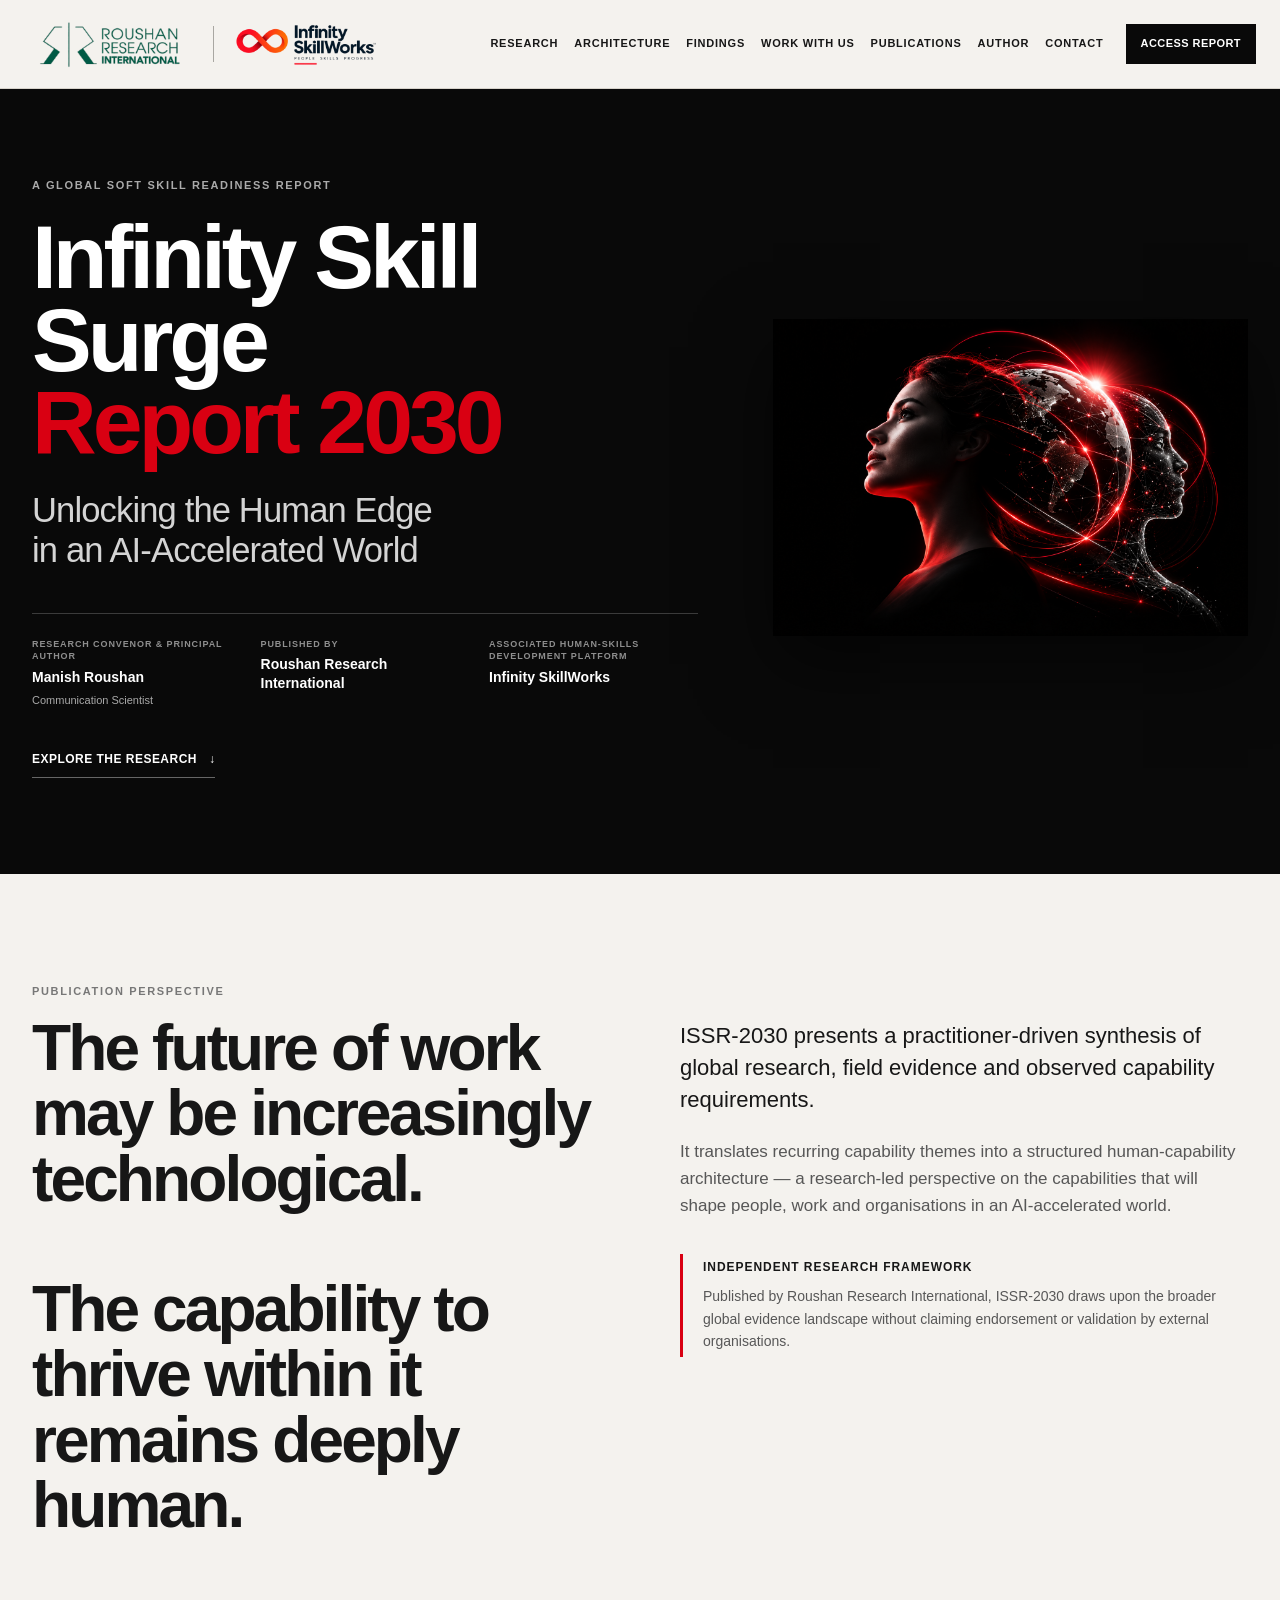
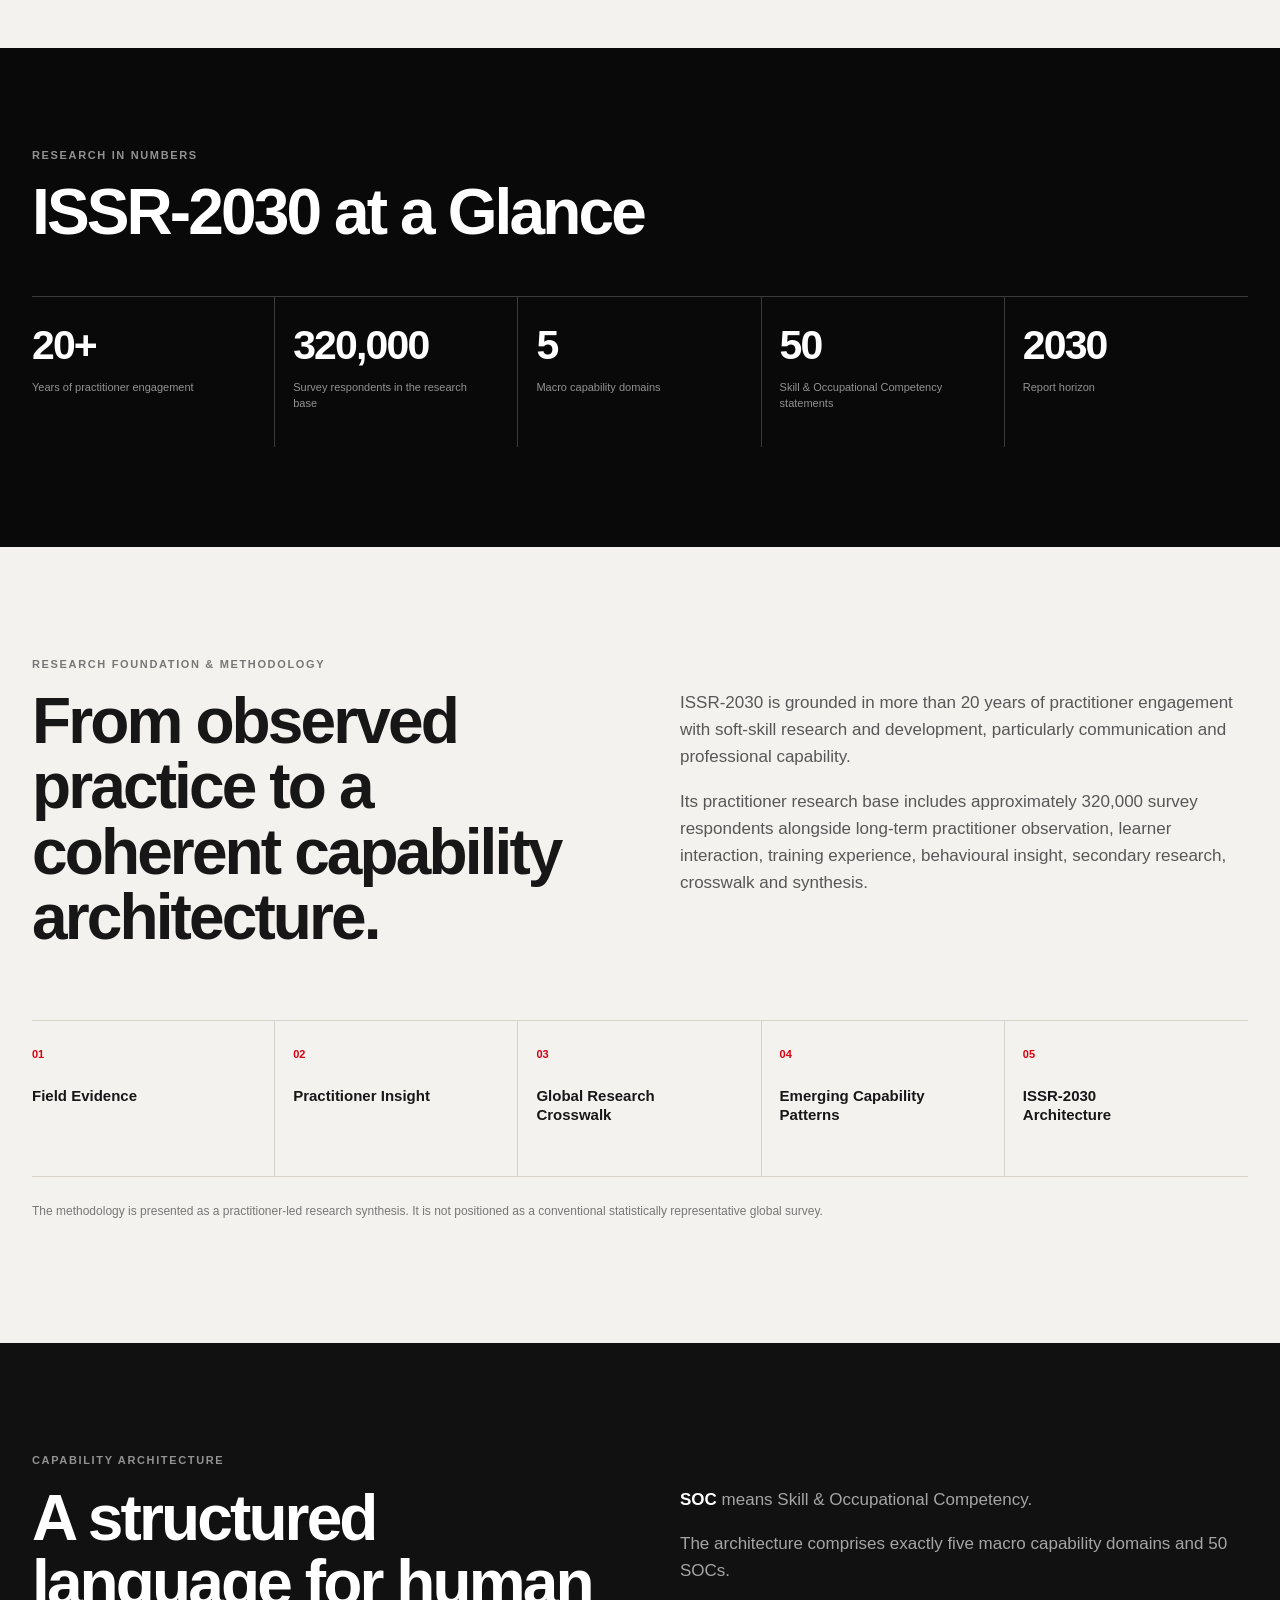
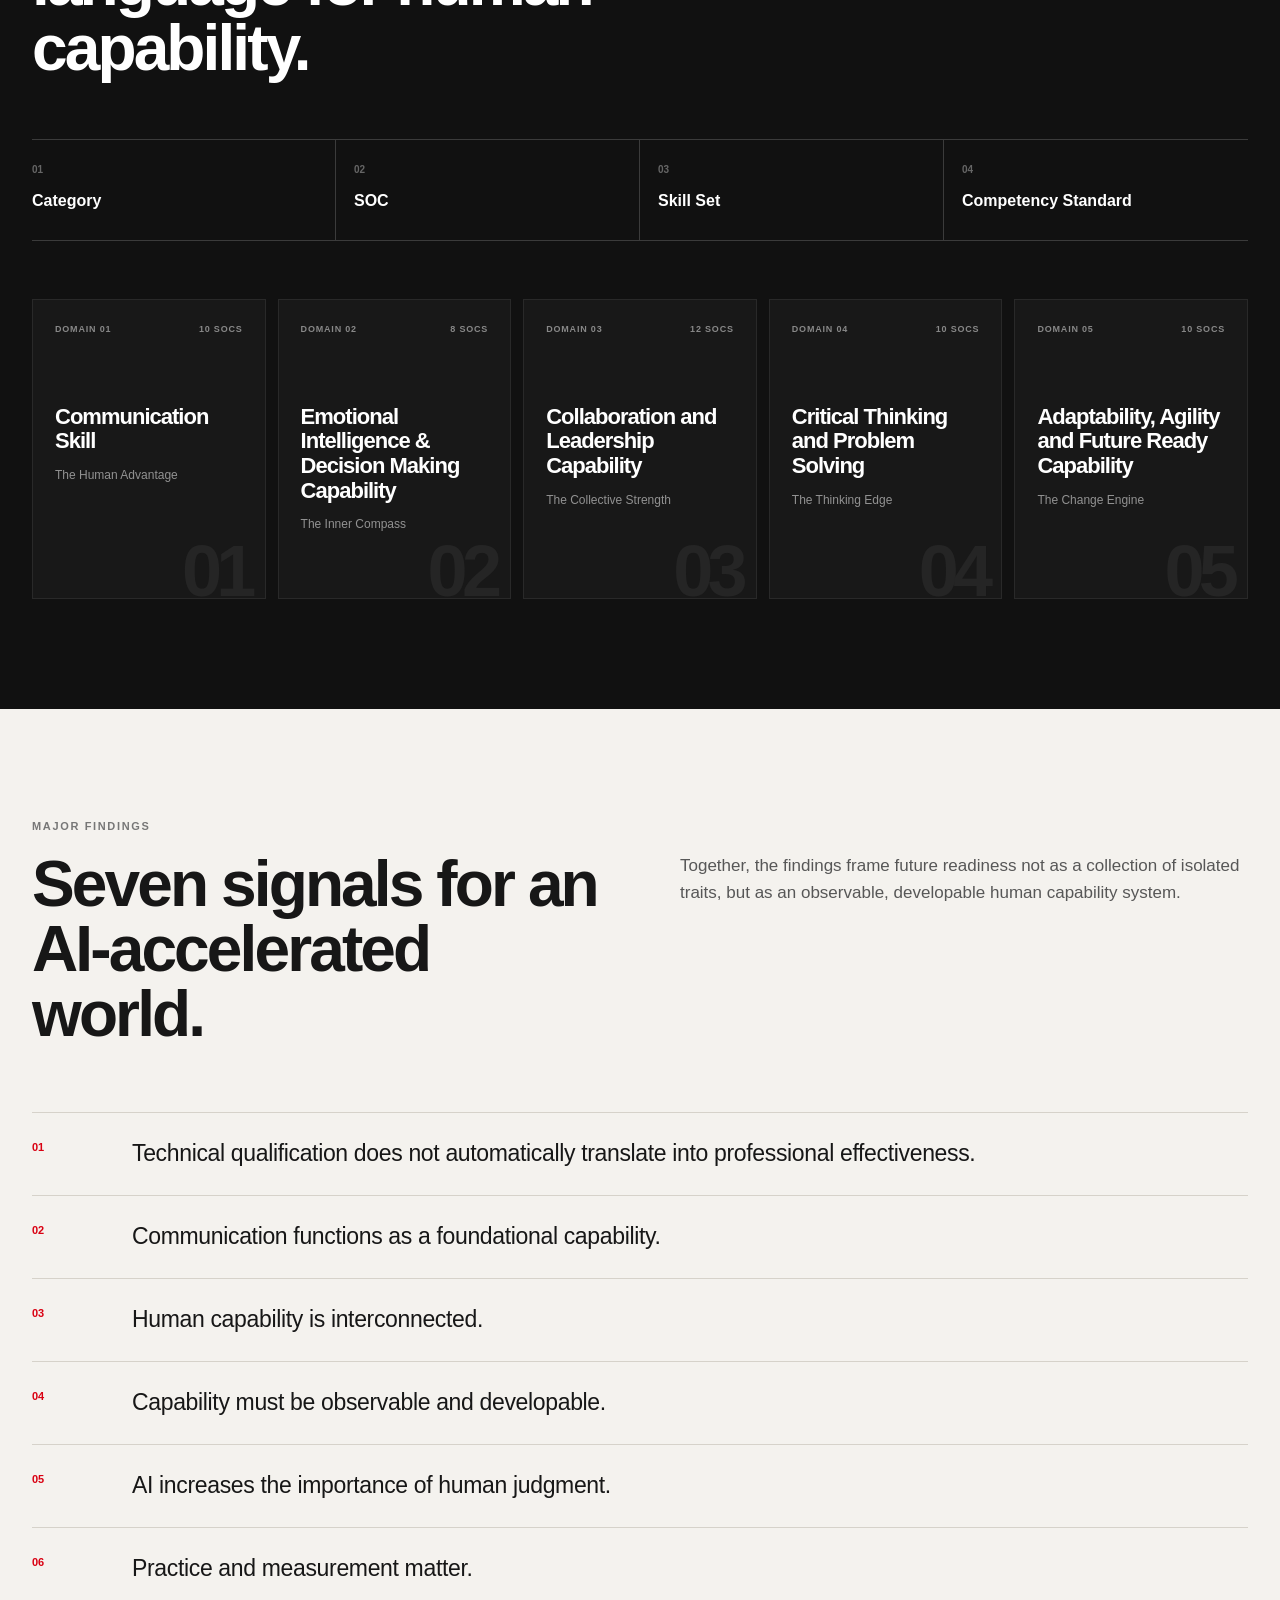
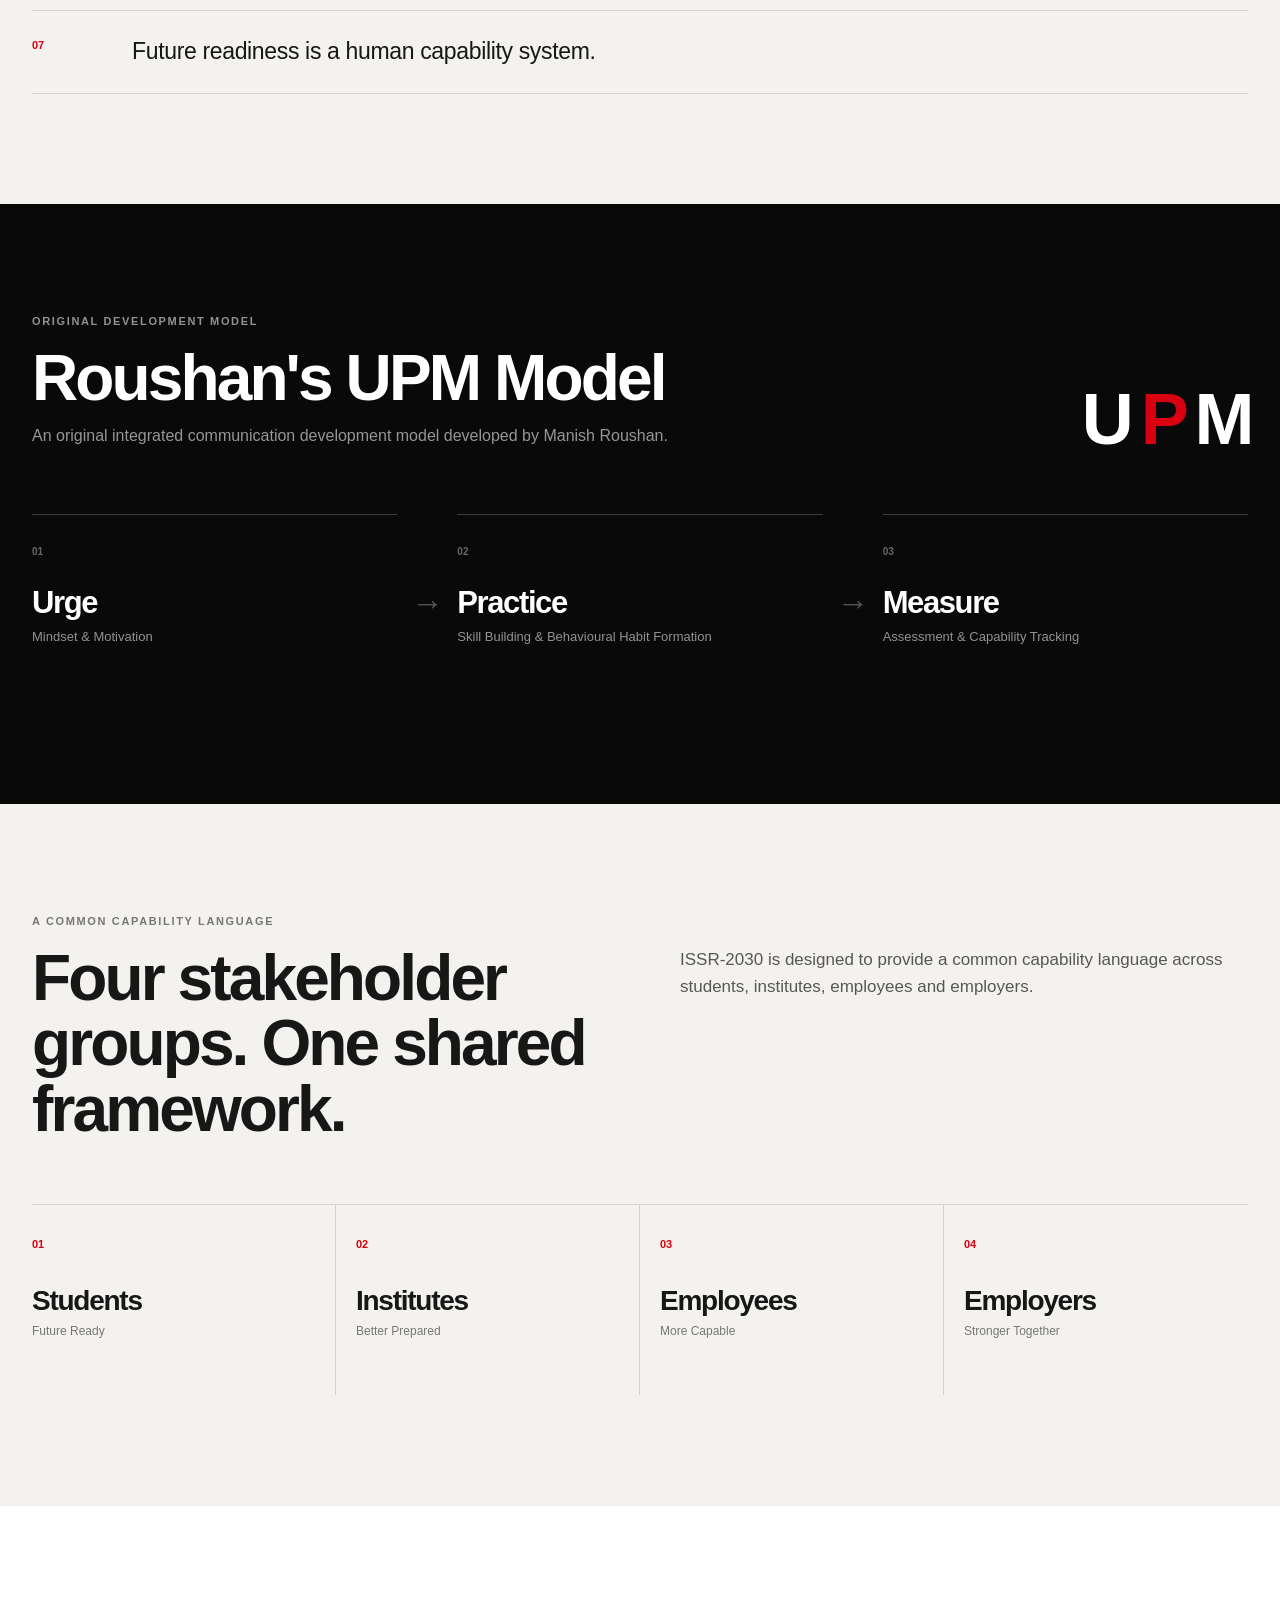
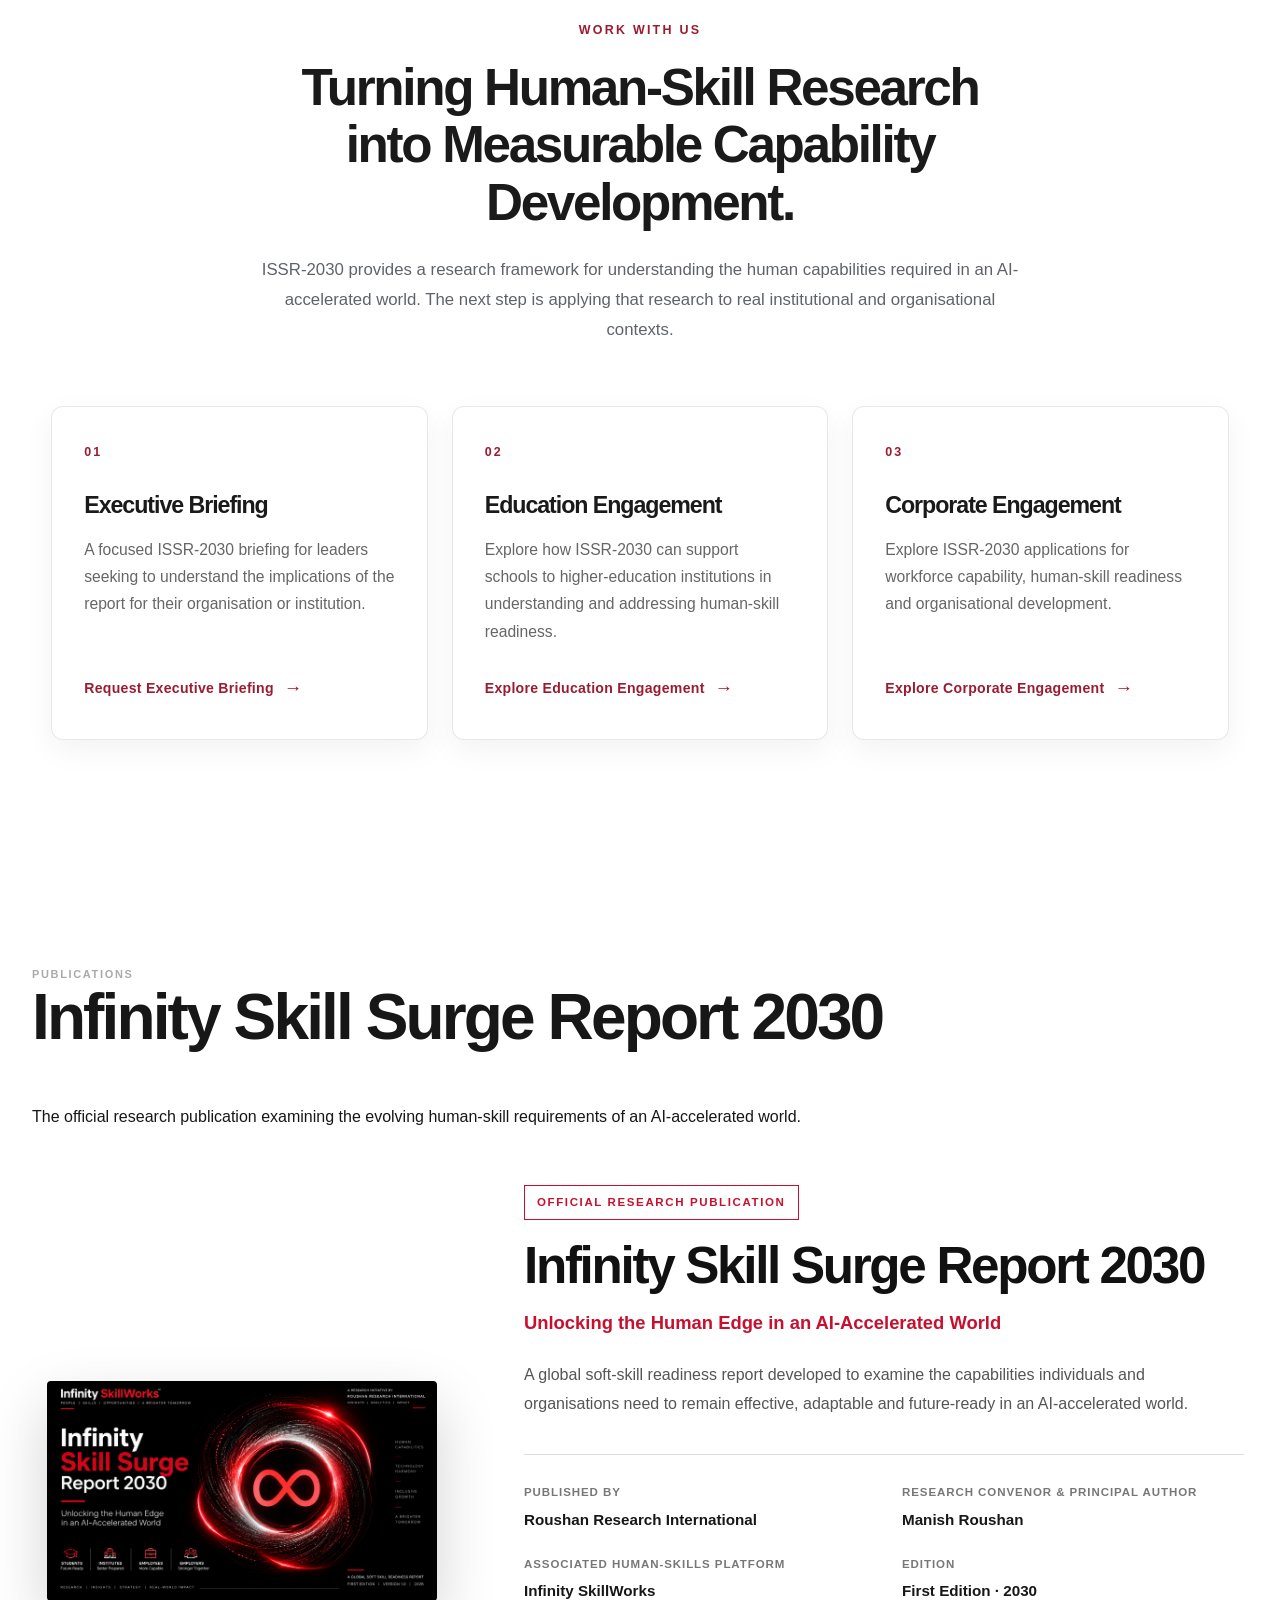
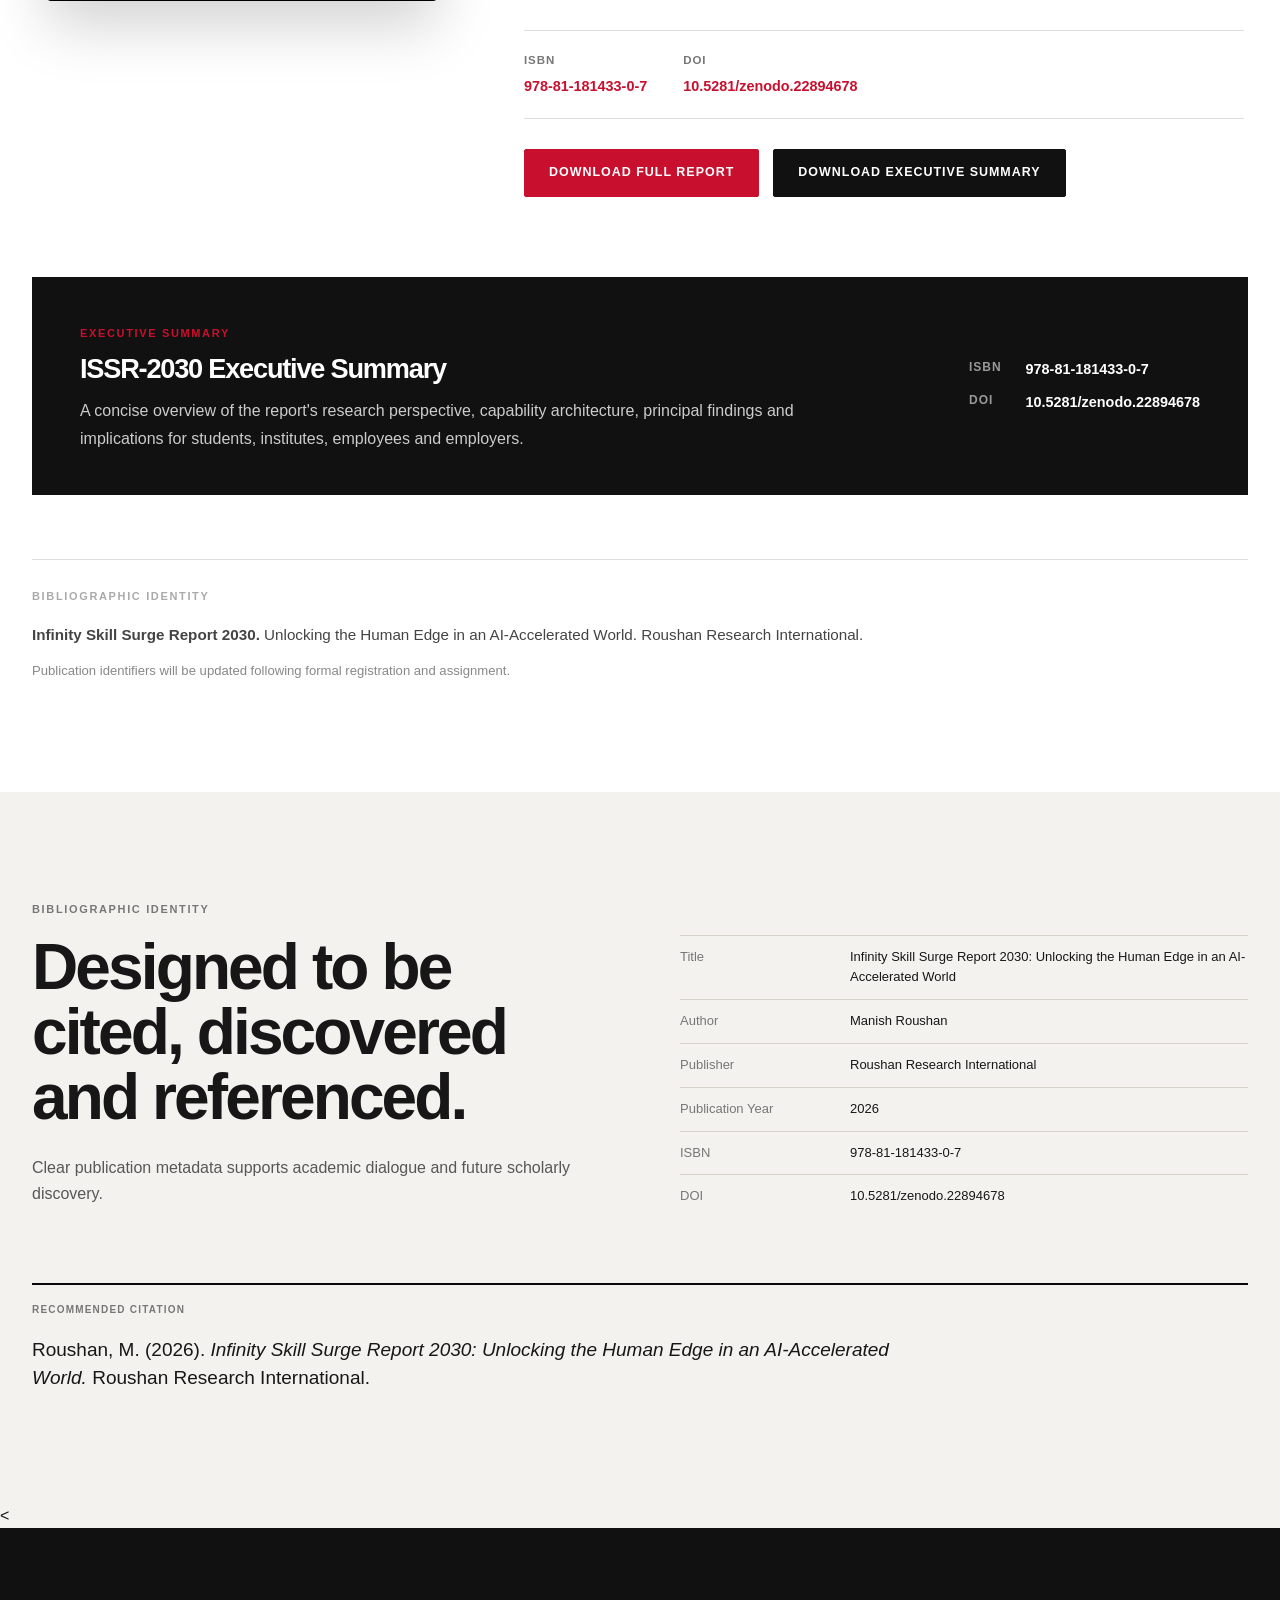
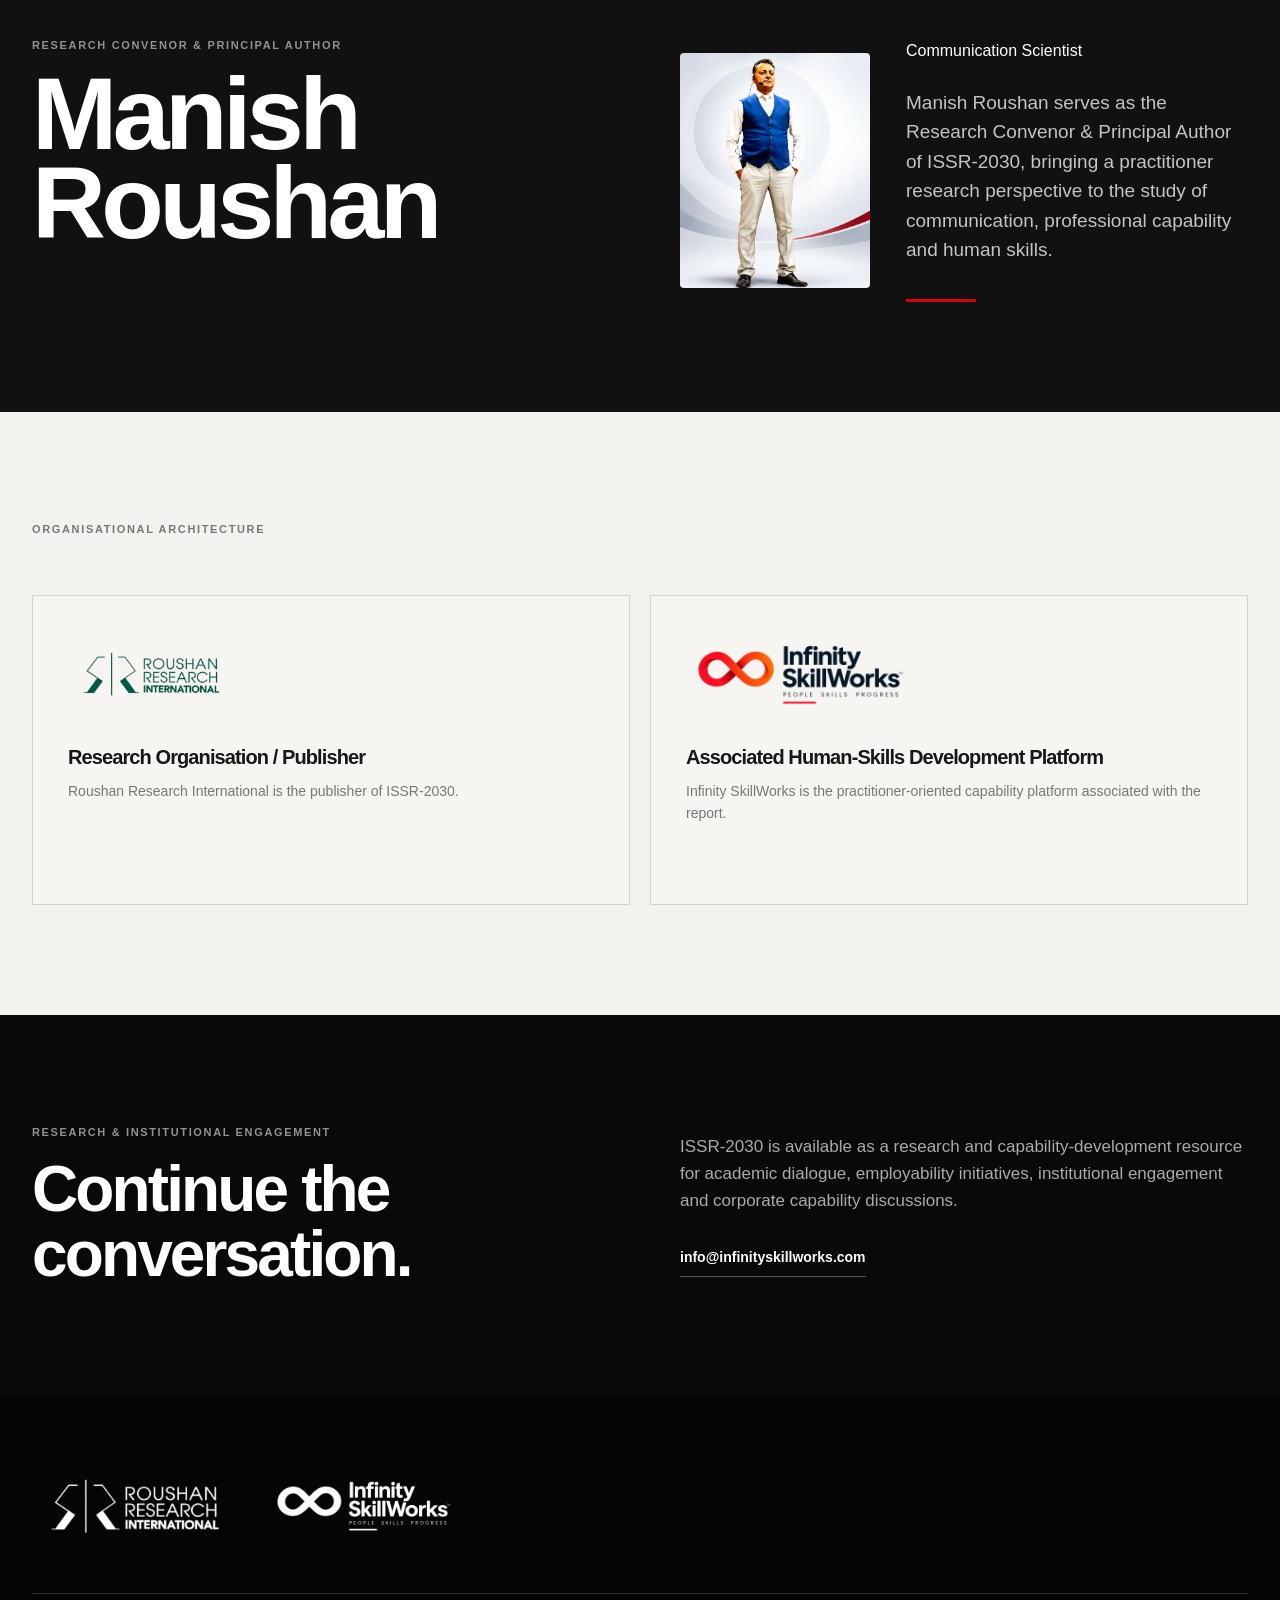
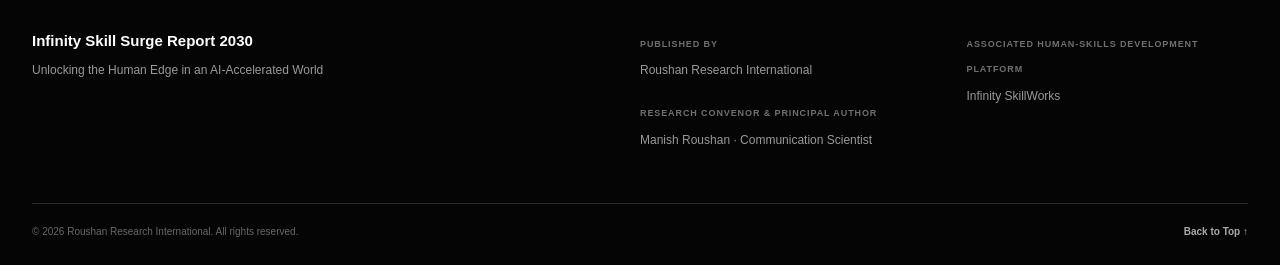
<file: index.html>
<!DOCTYPE html>
<html lang="en">

<head>
    <meta charset="UTF-8">

    <meta name="viewport" content="width=device-width, initial-scale=1.0">

    <title>
        Infinity Skill Surge Report 2030 | Unlocking the Human Edge in an AI-Accelerated World
    </title>

    <meta
        name="description"
        content="Infinity Skill Surge Report 2030 — Unlocking the Human Edge in an AI-Accelerated World. Published by Roushan Research International."
    >

    <meta
        name="keywords"
        content="Infinity Skill Surge Report 2030, ISSR 2030, soft skills, human skills, future of work, communication skills, employability, Roushan Research International, Manish Roushan"
    >

    <meta name="author" content="Manish Roushan">
    <meta name="publisher" content="Roushan Research International">

    <!-- Canonical Publication URL -->
<link rel="canonical" href="https://issr.infinityskillworks.com/">

<!-- Open Graph / Social Sharing Metadata -->
<meta property="og:type" content="website">
<meta property="og:title" content="Infinity Skill Surge Report 2030">
<meta property="og:description" content="Unlocking the Human Edge in an AI-Accelerated World.">
<meta property="og:url" content="https://issr.infinityskillworks.com/">
<meta property="og:site_name" content="Infinity Skill Surge Report 2030">

<meta property="og:image" content="https://issr.infinityskillworks.com/assets/ISSR-2030-OG-Image.png">
<meta property="og:image:type" content="image/png">
<meta property="og:image:width" content="1200">
<meta property="og:image:height" content="630">
<meta property="og:image:alt" content="Infinity Skill Surge Report 2030 — Unlocking the Human Edge in an AI-Accelerated World">

<!-- Twitter / LinkedIn-Compatible Large Social Card Metadata -->
<meta name="twitter:card" content="summary_large_image">
<meta name="twitter:title" content="Infinity Skill Surge Report 2030">
<meta name="twitter:description" content="Unlocking the Human Edge in an AI-Accelerated World.">
<meta name="twitter:image" content="https://issr.infinityskillworks.com/assets/ISSR-2030-OG-Image.png">
<meta name="twitter:image:alt" content="Infinity Skill Surge Report 2030 — Unlocking the Human Edge in an AI-Accelerated World">


    <!-- Citation Metadata -->
    <meta
        name="citation_title"
        content="Infinity Skill Surge Report 2030: Unlocking the Human Edge in an AI-Accelerated World"
    >

    <meta
        name="citation_author"
        content="Roushan, Manish"
    >

    <meta
        name="citation_publisher"
        content="Roushan Research International"
    >

    <meta
        name="citation_publication_date"
        content="2026"
    >

    <meta
        name="citation_language"
        content="en"
    >

    <!-- Favicon -->
    <link rel="icon" href="favicon.png" type="image/png">

    <!-- Main stylesheet — will be created separately -->
    <link rel="stylesheet" href="styles.css">

    <!-- Schema.org Publication Metadata -->
    <script type="application/ld+json">

    {
        "@context": "https://schema.org",

        "@type": "Report",

        "name": "Infinity Skill Surge Report 2030",

        "alternateName": "ISSR-2030",

        "headline":
            "Infinity Skill Surge Report 2030: Unlocking the Human Edge in an AI-Accelerated World",

        "description":
            "A research-led perspective on the human capabilities shaping people, work and organisations in an AI-accelerated world.",

        "author": {
            "@type": "Person",
            "name": "Manish Roushan",
            "jobTitle": "Communication Scientist"
        },

        "publisher": {
            "@type": "Organization",
            "name": "Roushan Research International"
        },

        "datePublished": "2026",

        "inLanguage": "en",

        "url": "https://issr.infinityskillworks.com/",

        "about": [
            "Human capability",
            "Soft skills",
            "Communication skills",
            "Future of work",
            "Employability",
            "Artificial intelligence",
            "Workforce capability"
        ]
    }

    </script>

</head>


<body>


<!-- =========================================================
     SITE HEADER
========================================================= -->

<header class="site-header">

    <div class="header-container">

        <!-- Brand -->
        <a href="#report" class="brand-lockup">

            <img
                src="assets/RRI-Logo.png"
                alt="Roushan Research International"
                class="brand-logo rri-logo"
            >

            <span class="brand-divider"></span>

            <img
                src="assets/Infinity-SkillWorks-Logo.png"
                alt="Infinity SkillWorks"
                class="brand-logo skillworks-logo"
            >

        </a>


        <!-- Desktop Navigation -->
        <nav class="main-navigation" aria-label="Primary navigation">

            

            <a href="#research">Research</a>

            <a href="#architecture">Architecture</a>

            <a href="#findings">Findings</a>

            <a href="#research-to-action">Work with us</a>

            <a href="#publications">Publications</a>

            <a href="#author">Author</a>

            <a href="#contact">Contact</a>

        </nav>


        <!-- Primary CTA -->
        <a
            href="#publications"
            class="header-button"
        >
            Access Report
        </a>


        <!-- Mobile Menu Button -->
        <button
            class="mobile-menu-button"
            type="button"
            aria-label="Open navigation"
            aria-expanded="false"
        >
            ☰
        </button>

    </div>


    <!-- Mobile Navigation -->
    <nav
        class="mobile-navigation"
        aria-label="Mobile navigation"
    >

        

        <a href="#research">Research</a>

        <a href="#architecture">Architecture</a>

        <a href="#findings">Findings</a>

        <a href="#upm">UPM Model</a>

        <a href="#research-to-action">Work with us</a>

        <a href="#publications">Publications</a>

        <a href="#author">Author</a>

        <a href="#contact">Contact</a>

    </nav>

</header>



<!-- =========================================================
     MAIN CONTENT
========================================================= -->

<main>


<!-- =========================================================
     HERO / REPORT INTRODUCTION
========================================================= -->

<section
    id="report"
    class="hero-section"
>

    <div class="container hero-container">


        <div class="hero-content">


            <p class="eyebrow">
                A Global Soft Skill Readiness Report
            </p>


            <h1>

                Infinity Skill Surge

                <span>
                    Report 2030
                </span>

            </h1>


            <p class="hero-subtitle">

                Unlocking the Human Edge
                <br>
                in an AI-Accelerated World

            </p>


            <div class="hero-information">


                <div class="hero-information-item">

                    <span>
                        Research Convenor &amp; Principal Author
                    </span>

                    <strong>
                        Manish Roushan
                    </strong>

                    <em>
                        Communication Scientist
                    </em>

                </div>


                <div class="hero-information-item">

                    <span>
                        Published by
                    </span>

                    <strong>
                        Roushan Research International
                    </strong>

                </div>


                <div class="hero-information-item">

                    <span>
                        Associated Human-Skills Development Platform
                    </span>

                    <strong>
                        Infinity SkillWorks
                    </strong>

                </div>


            </div>


            <a
                href="#abstract"
                class="hero-link"
            >
                Explore the Research
                <span>↓</span>
            </a>


        </div>


        <!-- Official Report Cover -->

        <figure class="hero-cover">

            <img 
            src="assets/ISSR-Hero-Visual.png"
            alt="Human and artificial intelligence connected through a global digital network">

            

        </figure>


    </div>

</section>



<!-- =========================================================
     PUBLICATION ABSTRACT
========================================================= -->

<section
    id="abstract"
    class="abstract-section"
>

    <div class="container">


        <p class="section-label">
            Publication Perspective
        </p>


        <div class="two-column-layout">


            <div>

                <h2>

                    The future of work may be increasingly
                    technological.

                    <br><br>

                    The capability to thrive within it
                    remains deeply human.

                </h2>

            </div>


            <div>

                <p class="lead">

                    ISSR-2030 presents a practitioner-driven
                    synthesis of global research, field evidence
                    and observed capability requirements.

                </p>


                <p>

                    It translates recurring capability themes
                    into a structured human-capability architecture —
                    a research-led perspective on the capabilities
                    that will shape people, work and organisations
                    in an AI-accelerated world.

                </p>


                <div class="independence-note">

                    <strong>
                        Independent Research Framework
                    </strong>

                    <p>

                        Published by Roushan Research International,
                        ISSR-2030 draws upon the broader global
                        evidence landscape without claiming
                        endorsement or validation by external
                        organisations.

                    </p>

                </div>


            </div>


        </div>

    </div>

</section>



<!-- =========================================================
     RESEARCH IN NUMBERS
========================================================= -->

<section class="numbers-section">

    <div class="container">


        <p class="section-label light">
            Research in Numbers
        </p>


        <h2>
            ISSR-2030 at a Glance
        </h2>


        <div class="numbers-grid">


            <div class="number-card">

                <strong>
                    20+
                </strong>

                <span>
                    Years of practitioner engagement
                </span>

            </div>


            <div class="number-card">

                <strong>
                    320,000
                </strong>

                <span>
                    Survey respondents in the research base
                </span>

            </div>


            <div class="number-card">

                <strong>
                    5
                </strong>

                <span>
                    Macro capability domains
                </span>

            </div>


            <div class="number-card">

                <strong>
                    50
                </strong>

                <span>
                    Skill &amp; Occupational Competency statements
                </span>

            </div>


            <div class="number-card">

                <strong>
                    2030
                </strong>

                <span>
                    Report horizon
                </span>

            </div>


        </div>

    </div>

</section>



<!-- =========================================================
     RESEARCH & METHODOLOGY
========================================================= -->

<section
    id="research"
    class="research-section"
>

    <div class="container">


        <p class="section-label">
            Research Foundation &amp; Methodology
        </p>


        <div class="two-column-layout">


            <div>

                <h2>

                    From observed practice
                    to a coherent
                    capability architecture.

                </h2>

            </div>


            <div>

                <p>

                    ISSR-2030 is grounded in more than 20 years
                    of practitioner engagement with soft-skill
                    research and development, particularly
                    communication and professional capability.

                </p>


                <p>

                    Its practitioner research base includes
                    approximately 320,000 survey respondents
                    alongside long-term practitioner observation,
                    learner interaction, training experience,
                    behavioural insight, secondary research,
                    crosswalk and synthesis.

                </p>

            </div>


        </div>


        <!-- Methodology Flow -->

        <ol class="methodology-flow">


            <li>

                <span>01</span>

                <strong>
                    Field Evidence
                </strong>

            </li>


            <li>

                <span>02</span>

                <strong>
                    Practitioner Insight
                </strong>

            </li>


            <li>

                <span>03</span>

                <strong>
                    Global Research Crosswalk
                </strong>

            </li>


            <li>

                <span>04</span>

                <strong>
                    Emerging Capability Patterns
                </strong>

            </li>


            <li>

                <span>05</span>

                <strong>
                    ISSR-2030 Architecture
                </strong>

            </li>


        </ol>


        <p class="methodology-note">

            The methodology is presented as a practitioner-led
            research synthesis. It is not positioned as a
            conventional statistically representative global survey.

        </p>


    </div>

</section>



<!-- =========================================================
     CAPABILITY ARCHITECTURE
========================================================= -->

<section
    id="architecture"
    class="architecture-section"
>

    <div class="container">


        <p class="section-label light">
            Capability Architecture
        </p>


        <div class="architecture-introduction">


            <div>

                <h2>
                    A structured language
                    for human capability.
                </h2>

            </div>


            <div>

                <p>

                    <strong>SOC</strong> means
                    Skill &amp; Occupational Competency.

                </p>


                <p>

                    The architecture comprises exactly
                    five macro capability domains and
                    50 SOCs.

                </p>

            </div>


        </div>


        <!-- Architecture hierarchy -->

        <div class="architecture-chain">


            <div>

                <span>01</span>

                <strong>
                    Category
                </strong>

            </div>


            <div>

                <span>02</span>

                <strong>
                    SOC
                </strong>

            </div>


            <div>

                <span>03</span>

                <strong>
                    Skill Set
                </strong>

            </div>


            <div>

                <span>04</span>

                <strong>
                    Competency Standard
                </strong>

            </div>


        </div>



        <!-- Five Macro Domains -->

        <div class="domain-grid">


            <article class="domain-card">

                <div class="domain-header">

                    <span>
                        Domain 01
                    </span>

                    <strong>
                        10 SOCs
                    </strong>

                </div>


                <h3>
                    Communication Skill
                </h3>


                <p>
                    The Human Advantage
                </p>


                <span class="domain-number">
                    01
                </span>

            </article>



            <article class="domain-card">

                <div class="domain-header">

                    <span>
                        Domain 02
                    </span>

                    <strong>
                        8 SOCs
                    </strong>

                </div>


                <h3>
                    Emotional Intelligence
                    &amp; Decision Making Capability
                </h3>


                <p>
                    The Inner Compass
                </p>


                <span class="domain-number">
                    02
                </span>

            </article>



            <article class="domain-card">

                <div class="domain-header">

                    <span>
                        Domain 03
                    </span>

                    <strong>
                        12 SOCs
                    </strong>

                </div>


                <h3>
                    Collaboration and
                    Leadership Capability
                </h3>


                <p>
                    The Collective Strength
                </p>


                <span class="domain-number">
                    03
                </span>

            </article>



            <article class="domain-card">

                <div class="domain-header">

                    <span>
                        Domain 04
                    </span>

                    <strong>
                        10 SOCs
                    </strong>

                </div>


                <h3>
                    Critical Thinking
                    and Problem Solving
                </h3>


                <p>
                    The Thinking Edge
                </p>


                <span class="domain-number">
                    04
                </span>

            </article>



            <article class="domain-card">

                <div class="domain-header">

                    <span>
                        Domain 05
                    </span>

                    <strong>
                        10 SOCs
                    </strong>

                </div>


                <h3>
                    Adaptability, Agility
                    and Future Ready Capability
                </h3>


                <p>
                    The Change Engine
                </p>


                <span class="domain-number">
                    05
                </span>

            </article>


        </div>


    </div>

</section>



<!-- =========================================================
     MAJOR FINDINGS
========================================================= -->

<section
    id="findings"
    class="findings-section"
>

    <div class="container">


        <p class="section-label">
            Major Findings
        </p>


        <div class="two-column-layout">


            <div>

                <h2>
                    Seven signals for
                    an AI-accelerated world.
                </h2>

            </div>


            <div>

                <p>

                    Together, the findings frame future readiness
                    not as a collection of isolated traits, but
                    as an observable, developable human capability
                    system.

                </p>

            </div>


        </div>


        <ol class="findings-list">


            <li>

                <span>01</span>

                <p>
                    Technical qualification does not automatically
                    translate into professional effectiveness.
                </p>

            </li>


            <li>

                <span>02</span>

                <p>
                    Communication functions as a foundational
                    capability.
                </p>

            </li>


            <li>

                <span>03</span>

                <p>
                    Human capability is interconnected.
                </p>

            </li>


            <li>

                <span>04</span>

                <p>
                    Capability must be observable and developable.
                </p>

            </li>


            <li>

                <span>05</span>

                <p>
                    AI increases the importance of human judgment.
                </p>

            </li>


            <li>

                <span>06</span>

                <p>
                    Practice and measurement matter.
                </p>

            </li>


            <li>

                <span>07</span>

                <p>
                    Future readiness is a human capability system.
                </p>

            </li>


        </ol>


    </div>

</section>



<!-- =========================================================
     ROUSHAN'S UPM MODEL
========================================================= -->

<section
    id="upm"
    class="upm-section"
>

    <div class="container">


        <p class="section-label light">
            Original Development Model
        </p>


        <div class="upm-heading">


            <div>

                <h2>
                    Roushan's UPM Model
                </h2>


                <p>

                    An original integrated communication
                    development model developed by
                    Manish Roushan.

                </p>

            </div>


            <div class="upm-wordmark">

                U
                <span>P</span>
                M

            </div>


        </div>


        <div class="upm-flow">


            <article class="upm-step">

                <span>01</span>

                <h3>
                    Urge
                </h3>

                <p>
                    Mindset &amp; Motivation
                </p>

            </article>


            <div class="upm-arrow">
                →
            </div>


            <article class="upm-step">

                <span>02</span>

                <h3>
                    Practice
                </h3>

                <p>
                    Skill Building &amp;
                    Behavioural Habit Formation
                </p>

            </article>


            <div class="upm-arrow">
                →
            </div>


            <article class="upm-step">

                <span>03</span>

                <h3>
                    Measure
                </h3>

                <p>
                    Assessment &amp;
                    Capability Tracking
                </p>

            </article>


        </div>


    </div>

</section>



<!-- =========================================================
     STAKEHOLDER GROUPS
========================================================= -->

<section class="stakeholder-section">

    <div class="container">


        <p class="section-label">
            A Common Capability Language
        </p>


        <div class="two-column-layout">


            <div>

                <h2>
                    Four stakeholder groups.
                    One shared framework.
                </h2>

            </div>


            <div>

                <p>

                    ISSR-2030 is designed to provide a common
                    capability language across students,
                    institutes, employees and employers.

                </p>

            </div>


        </div>


        <div class="stakeholder-grid">


            <div>

                <span>01</span>

                <h3>
                    Students
                </h3>

                <p>
                    Future Ready
                </p>

            </div>


            <div>

                <span>02</span>

                <h3>
                    Institutes
                </h3>

                <p>
                    Better Prepared
                </p>

            </div>


            <div>

                <span>03</span>

                <h3>
                    Employees
                </h3>

                <p>
                    More Capable
                </p>

            </div>


            <div>

                <span>04</span>

                <h3>
                    Employers
                </h3>

                <p>
                    Stronger Together
                </p>

            </div>


        </div>


    </div>

</section>

<!-- =========================================================
     RESEARCH TO ACTION
     Commercial Engagement Gateway
     ========================================================= -->

<section id="research-to-action" class="research-to-action-section">

    <div class="section-container">

        <div class="research-to-action-header">

            <span class="section-eyebrow">
                WORK WITH US
            </span>

            <h2>
                Turning Human-Skill Research<br>
                into Measurable Capability Development.
            </h2>

            <p class="research-to-action-intro">
                ISSR-2030 provides a research framework for understanding
                the human capabilities required in an AI-accelerated world.
                The next step is applying that research to real institutional
                and organisational contexts.
            </p>

        </div>


        <div class="research-action-grid">

            <!-- Executive Briefing -->

            <article class="research-action-card">

                <div class="research-action-number">
                    01
                </div>

                <div class="research-action-content">

                    <h3>
                        Executive Briefing
                    </h3>

                    <p>
                        A focused ISSR-2030 briefing for leaders seeking to
                        understand the implications of the report for their
                        organisation or institution.
                    </p>

                    <a
                        href="executive-briefing.html"
                        class="research-action-link"
                    >
                        Request Executive Briefing
                        <span>→</span>
                    </a>

                </div>

            </article>


            <!-- Institutional Engagement -->

            <article class="research-action-card">

                <div class="research-action-number">
                    02
                </div>

                <div class="research-action-content">

                    <h3>
                        Education Engagement
                    </h3>

                    <p>
                        Explore how ISSR-2030 can support schools to higher-education
                        institutions in understanding and addressing
                        human-skill readiness.
                    </p>

                    <a
                        href="education-engagement.html"
                        class="research-action-link"
                    >
                        Explore Education Engagement
                        <span>→</span>
                    </a>

                </div>

            </article>


            <!-- Corporate Engagement -->

            <article class="research-action-card">

                <div class="research-action-number">
                    03
                </div>

                <div class="research-action-content">

                    <h3>
                        Corporate Engagement
                    </h3>

                    <p>
                        Explore ISSR-2030 applications for workforce
                        capability, human-skill readiness and
                        organisational development.
                    </p>

                    <a
                        href="corporate-engagement.html"
                        class="research-action-link"
                    >
                        Explore Corporate Engagement
                        <span>→</span>
                    </a>

                </div>

            </article>

        </div>

    </div>

</section>



<!-- =========================================================
     PUBLICATIONS
========================================================= -->

<section class="section publications-section" id="publications">
    <div class="container">

        <div class="section-heading">
            <span class="eyebrow">PUBLICATIONS</span>
            <h2>Infinity Skill Surge Report 2030</h2>
            <p class="section-intro">
                The official research publication examining the evolving human-skill
                requirements of an AI-accelerated world.
            </p>
        </div>

        <div class="publication-feature">

            <!-- Official Report Cover -->
            <div class="publication-cover">
                <img
                    src="assets/Infinity-Skill-Surge-Report-2030-Cover.png"
                    alt="Infinity Skill Surge Report 2030 official publication cover"
                >
            </div>

            <!-- Publication Information -->
            <div class="publication-details">

                <span class="publication-status">
                    OFFICIAL RESEARCH PUBLICATION
                </span>

                <h3>
                    Infinity Skill Surge Report 2030
                </h3>

                <p class="publication-subtitle">
                    Unlocking the Human Edge in an AI-Accelerated World
                </p>

                <p>
                    A global soft-skill readiness report developed to examine
                    the capabilities individuals and organisations need to remain
                    effective, adaptable and future-ready in an AI-accelerated
                    world.
                </p>

                <div class="publication-meta">

                    <div class="publication-meta-item">
                        <span>Published by</span>
                        <strong>Roushan Research International</strong>
                    </div>

                    <div class="publication-meta-item">
                        <span>Research Convenor &amp; Principal Author</span>
                        <strong>Manish Roushan</strong>
                    </div>

                    <div class="publication-meta-item">
                        <span>Associated Human-Skills Platform</span>
                        <strong>Infinity SkillWorks</strong>
                    </div>

                    <div class="publication-meta-item">
                        <span>Edition</span>
                        <strong>First Edition · 2030</strong>
                    </div>

                </div>

                <div class="publication-identifiers">

                    <div>
                        <span>ISBN</span>
                        <strong>978-81-181433-0-7</strong>
                    </div>

                    <div>
                        <span>DOI</span>
                        <strong>10.5281/zenodo.22894678</strong>
                    </div>

                </div>

                <div class="publication-actions">

                 <a href="full-report-request.html" class="btn btn-primary">
                   DOWNLOAD FULL REPORT
              </a>

                 <a href="executive-summary-access.html" class="btn btn-secondary">
                  DOWNLOAD EXECUTIVE SUMMARY
               </a>

            </div>

            </div>

        </div>

        <!-- Executive Summary -->
        <div class="publication-secondary">

            <div>
                <span class="eyebrow">EXECUTIVE SUMMARY</span>
                <h3>ISSR-2030 Executive Summary</h3>
                <p>
                    A concise overview of the report's research perspective,
                    capability architecture, principal findings and implications
                    for students, institutes, employees and employers.
                </p>
            </div>

            <div class="publication-secondary-meta">
                <span>ISBN</span>
                <strong>978-81-181433-0-7</strong>

                <span>DOI</span>
                <strong>10.5281/zenodo.22894678</strong>
            </div>

        </div>

        <!-- Bibliographic Identity -->
        <div class="bibliographic-identity">

            <span class="eyebrow">BIBLIOGRAPHIC IDENTITY</span>

            <p>
                <strong>Infinity Skill Surge Report 2030.</strong>
                Unlocking the Human Edge in an AI-Accelerated World.
                Roushan Research International.
            </p>

            <p class="bibliographic-note">
                Publication identifiers will be updated following formal
                registration and assignment.
            </p>

        </div>

    </div>
</section>



<!-- =========================================================
     BIBLIOGRAPHIC IDENTITY
========================================================= -->

<section
    class="bibliographic-section"
>

    <div class="container">


        <p class="section-label">
            Bibliographic Identity
        </p>


        <div class="two-column-layout">


            <div>

                <h2>
                    Designed to be cited,
                    discovered and referenced.
                </h2>


                <p>

                    Clear publication metadata supports academic
                    dialogue and future scholarly discovery.

                </p>


                

            </div>


            <div>


                <dl class="bibliographic-data">


                    <div>

                        <dt>
                            Title
                        </dt>

                        <dd>

                            Infinity Skill Surge Report 2030:
                            Unlocking the Human Edge in an
                            AI-Accelerated World

                        </dd>

                    </div>


                    <div>

                        <dt>
                            Author
                        </dt>

                        <dd>
                            Manish Roushan
                        </dd>

                    </div>


                    <div>

                        <dt>
                            Publisher
                        </dt>

                        <dd>
                            Roushan Research International
                        </dd>

                    </div>


                    <div>

                        <dt>
                            Publication Year
                        </dt>

                        <dd>
                            2026
                        </dd>

                    </div>


                    <div>

                        <dt>
                            ISBN
                        </dt>

                        <dd>
                            978-81-181433-0-7
                        </dd>

                    </div>


                    <div>

                        <dt>
                            DOI
                        </dt>

                        <dd>
                            10.5281/zenodo.22894678
                        </dd>

                    </div>


                </dl>


            </div>


        </div>


        <!-- Recommended Citation -->

        <figure class="citation-block">

            <figcaption>
                Recommended Citation
            </figcaption>


            <blockquote>

                Roushan, M. (2026).
                <em>
                    Infinity Skill Surge Report 2030:
                    Unlocking the Human Edge in an
                    AI-Accelerated World.
                </em>
                Roushan Research International.

            </blockquote>

        </figure>


    </div>

</section>



<<!-- =========================================================
     AUTHOR
========================================================= -->

<section
    id="author"
    class="author-section"
>

    <div class="container">

        <div class="author-layout">

            <!-- Author Identity -->

            <div class="author-identity">

                <p class="section-label light">
                    Research Convenor &amp;
                    Principal Author
                </p>

                <h2>
                    Manish
                    <br>
                    Roushan
                </h2>

            </div>


            <!-- Author Profile -->

            <div class="author-profile">

                <div class="author-photo">

                    <img
                        src="assets/Manish-Roushan.png"
                        alt="Manish Roushan, Communication Scientist and Research Convenor & Principal Author of ISSR-2030"
                    >

                </div>


                <div class="author-profile-content">

                    <span>
                        Communication Scientist
                    </span>

                    <p>

                        Manish Roushan serves as the Research
                        Convenor &amp; Principal Author of ISSR-2030,
                        bringing a practitioner research perspective
                        to the study of communication, professional
                        capability and human skills.

                    </p>

                    <div class="author-rule"></div>

                </div>

            </div>

        </div>

    </div>

</section>



<!-- =========================================================
     ORGANISATIONAL ARCHITECTURE
========================================================= -->

<section
    class="organisations-section"
>

    <div class="container">


        <p class="section-label">
            Organisational Architecture
        </p>


        <div class="organisation-grid">


            <article class="organisation-card">


                <img
                    src="assets/RRI-Logo.png"
                    alt="Roushan Research International"
                >


                <h3>
                    Research Organisation / Publisher
                </h3>


                <p>

                    Roushan Research International is
                    the publisher of ISSR-2030.

                </p>


            </article>



            <article class="organisation-card">


                <img
                    src="assets/Infinity-SkillWorks-Logo.png"
                    alt="Infinity SkillWorks"
                >


                <h3>
                    Associated Human-Skills
                    Development Platform
                </h3>


                <p>

                    Infinity SkillWorks is the
                    practitioner-oriented capability
                    platform associated with the report.

                </p>


            </article>


        </div>


    </div>

</section>



<!-- =========================================================
     CONTACT
========================================================= -->

<section
    id="contact"
    class="contact-section"
>

    <div class="container">


        <div class="two-column-layout">


            <div>

                <p class="section-label light">
                    Research &amp;
                    Institutional Engagement
                </p>


                <h2>
                    Continue the conversation.
                </h2>

            </div>


            <div>

                <p>

                    ISSR-2030 is available as a research
                    and capability-development resource
                    for academic dialogue, employability
                    initiatives, institutional engagement
                    and corporate capability discussions.

                </p>


                <a
                    href="mailto:info@infinityskillworks.com"
                    class="contact-email"
                >
                    info@infinityskillworks.com
                </a>

            </div>


        </div>


    </div>

</section>


</main>



<!-- =========================================================
     FOOTER
========================================================= -->

<footer class="site-footer">

    <div class="container">


        <div class="footer-logos">


            <img
                src="assets/RRI-Logo-white.png"
                alt="Roushan Research International"
            >


            <img
                src="assets/Infinity-SkillWorks-Logo-white.png"
                alt="Infinity SkillWorks"
            >


        </div>


        <div class="footer-grid">


            <div>

                <strong>
                    Infinity Skill Surge Report 2030
                </strong>


                <p>
                    Unlocking the Human Edge in an
                    AI-Accelerated World
                </p>

            </div>


            <div>

                <span>
                    Published by
                </span>


                <p>
                    Roushan Research International
                </p>


                <span>
                    Research Convenor &amp;
                    Principal Author
                </span>


                <p>
                    Manish Roushan ·
                    Communication Scientist
                </p>

            </div>


            <div>

                <span>
                    Associated Human-Skills
                    Development Platform
                </span>


                <p>
                    Infinity SkillWorks
                </p>

            </div>


        </div>


        <div class="footer-bottom">


            <span>
                © 2026 Roushan Research International.
                All rights reserved.
            </span>


            <a href="#report">
                Back to Top ↑
            </a>


        </div>


    </div>

</footer>



<!-- =========================================================
     MINIMAL NAVIGATION SCRIPT
========================================================= -->

<script src="script.js"></script>


</body>

</html>
</file>
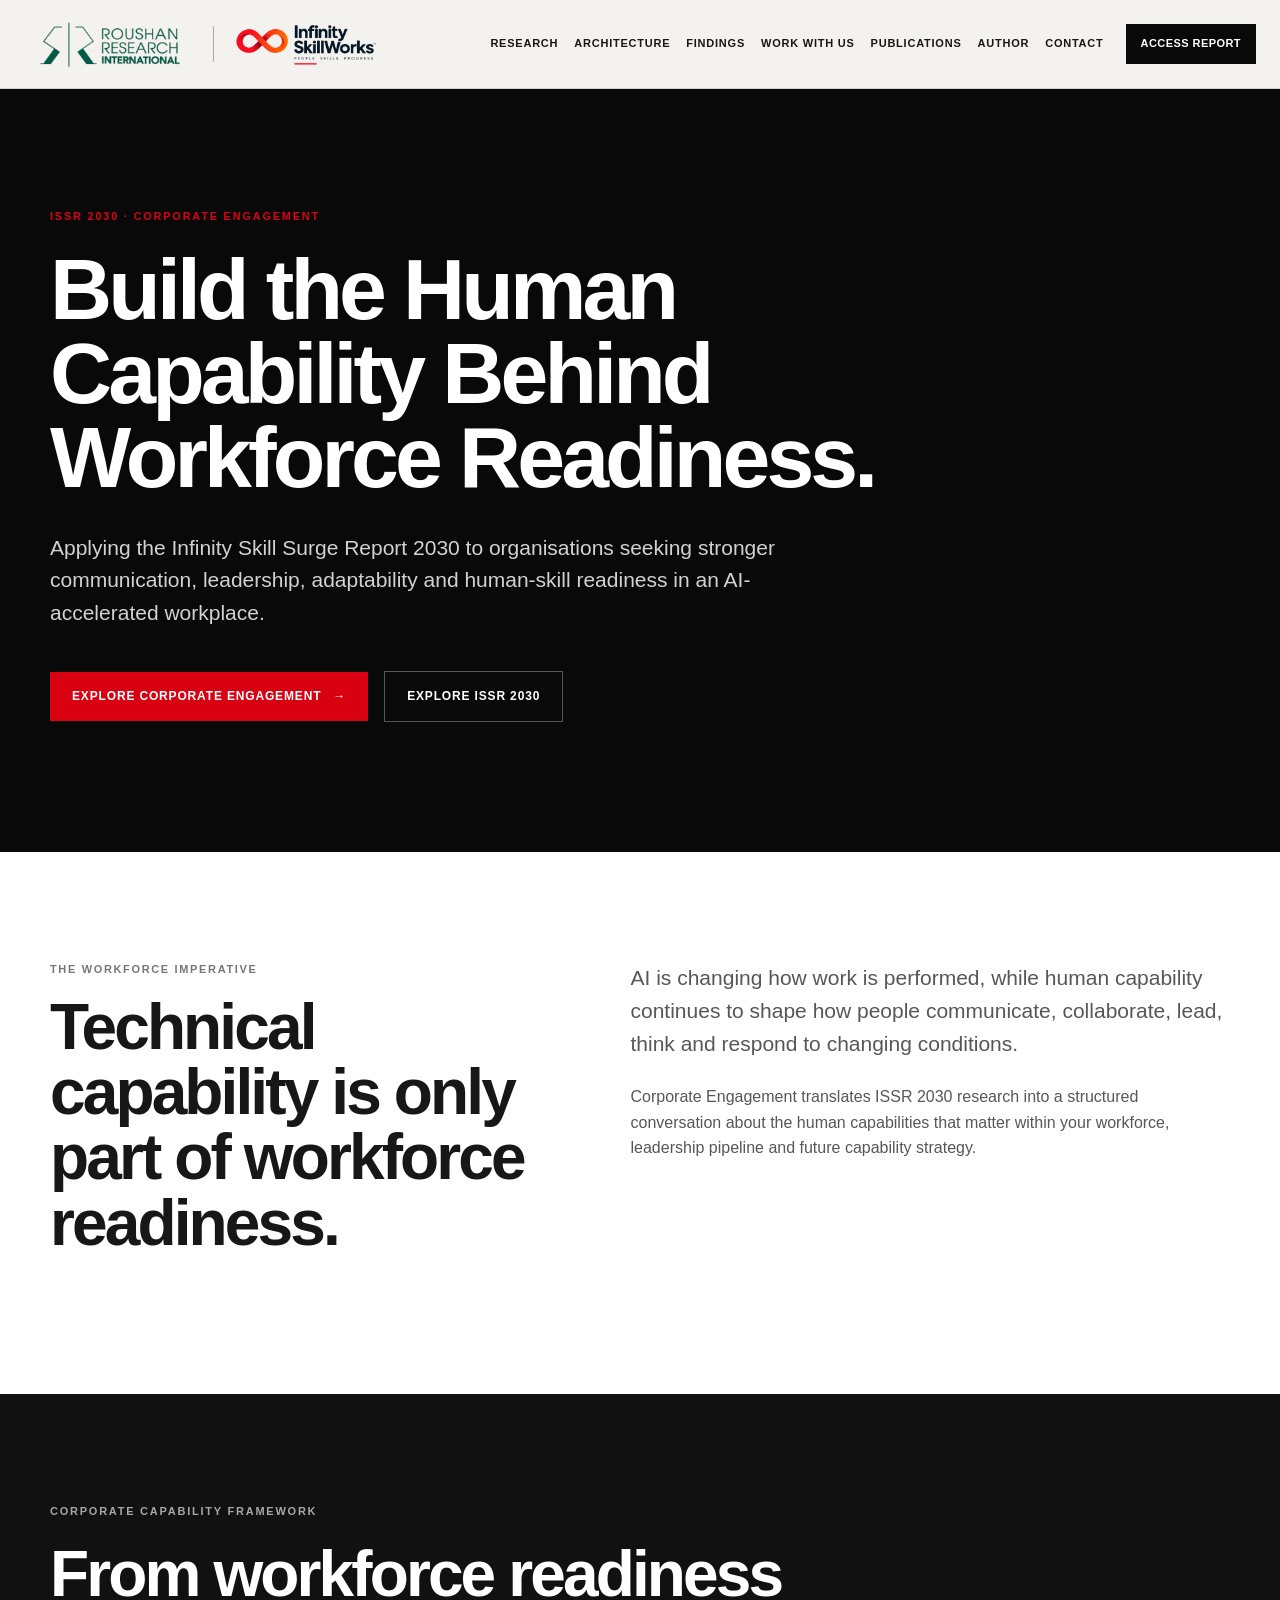
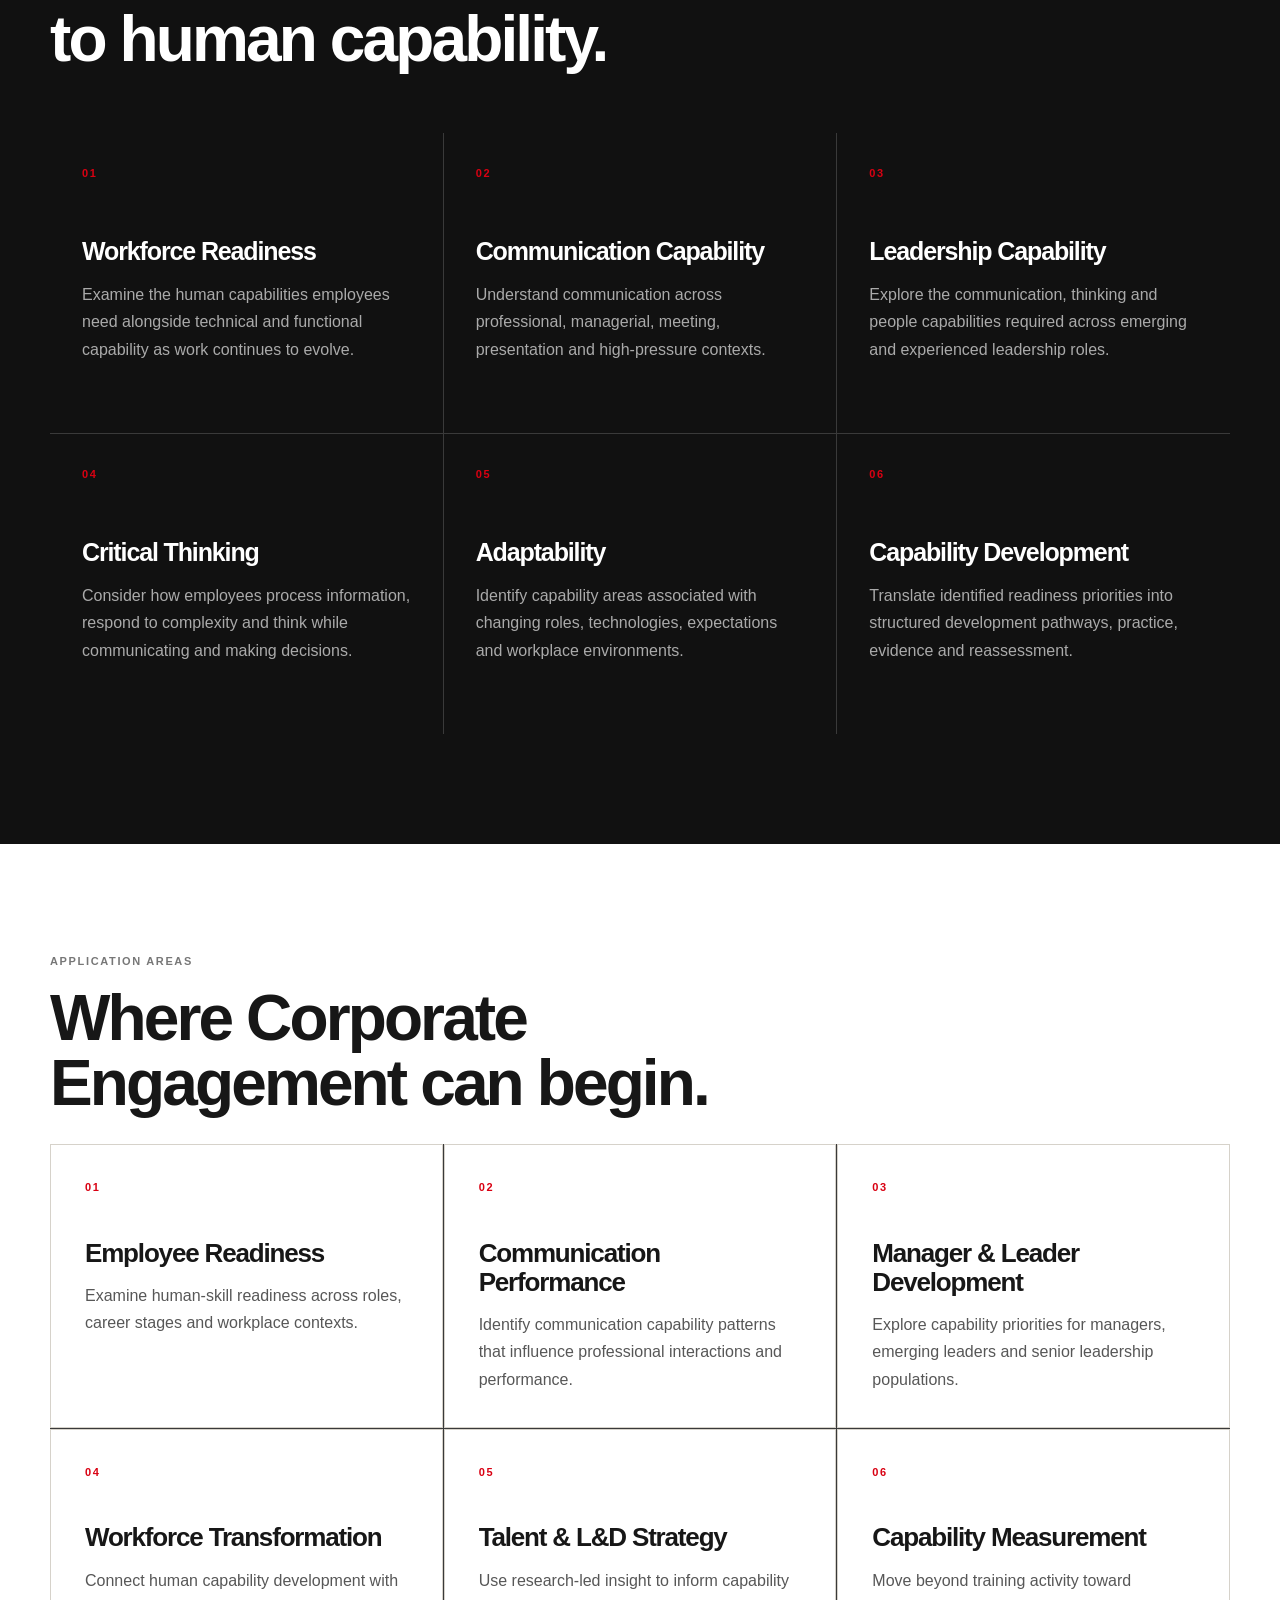
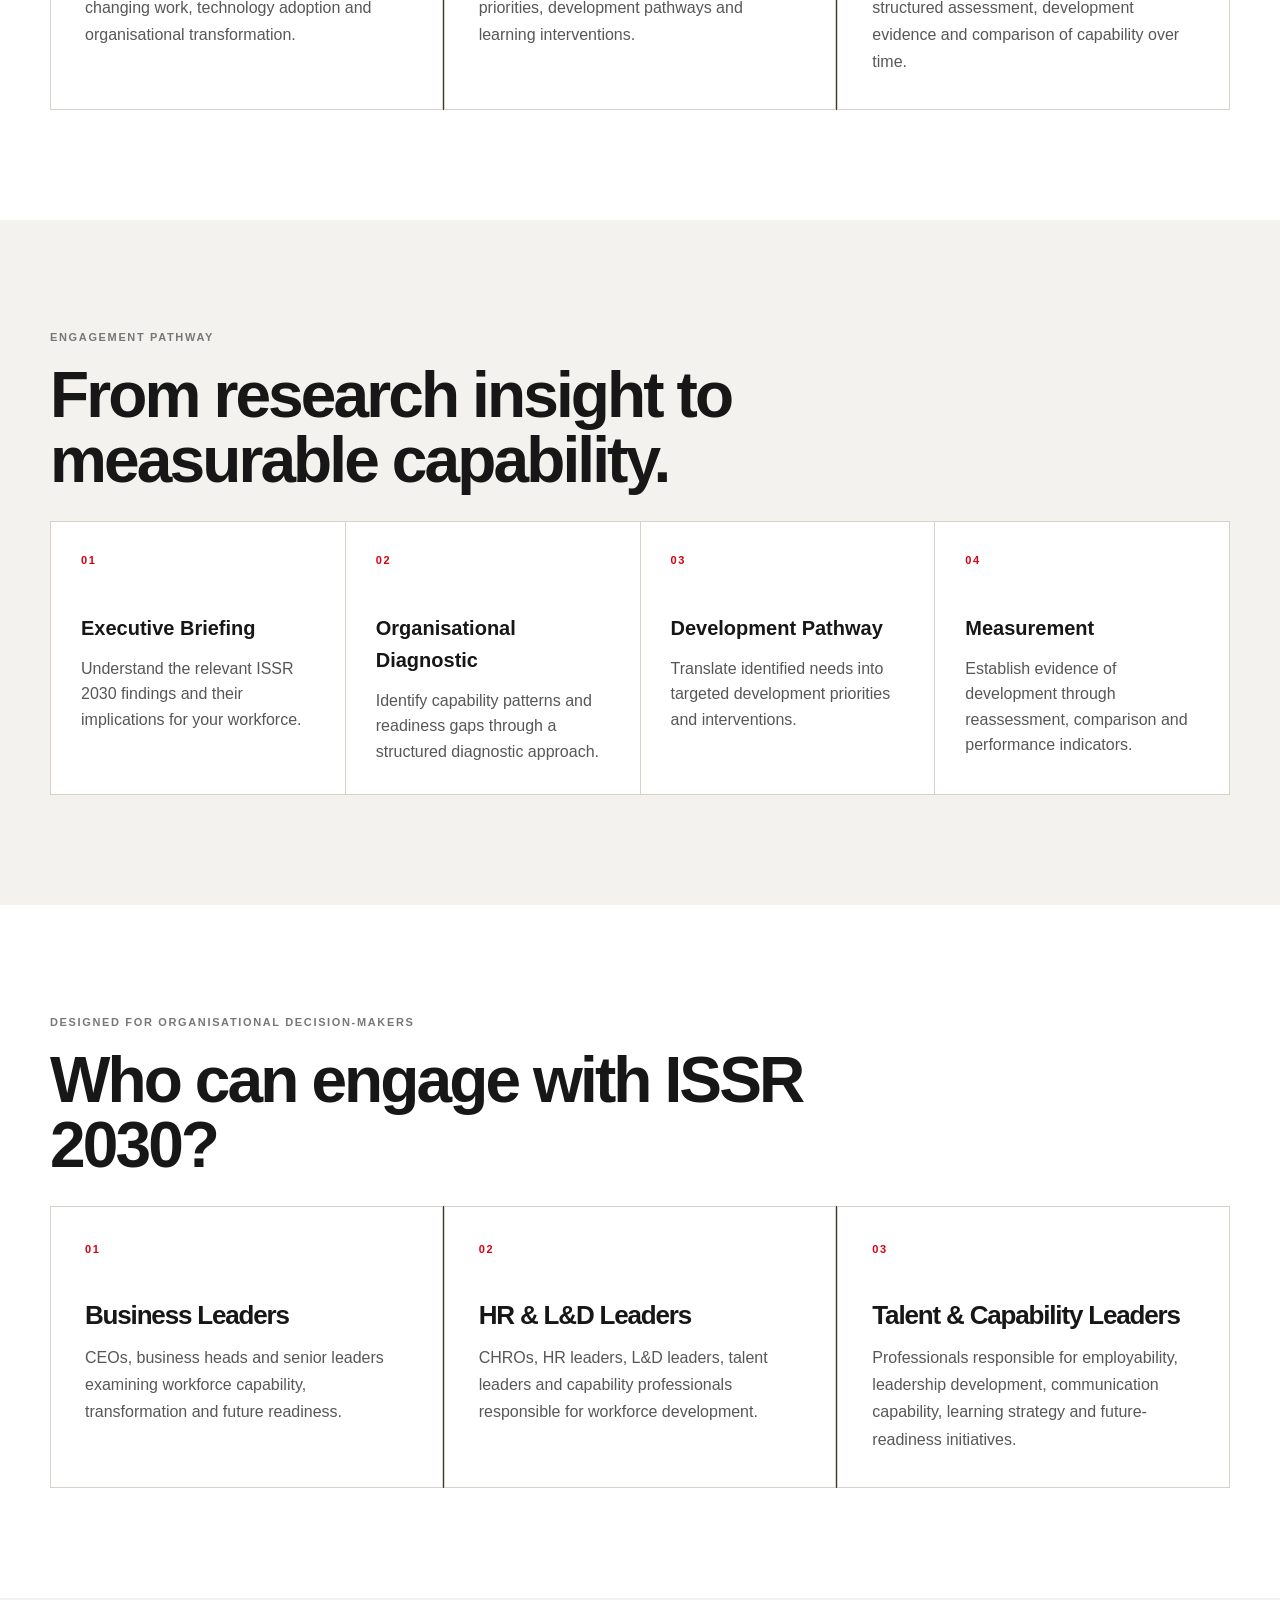
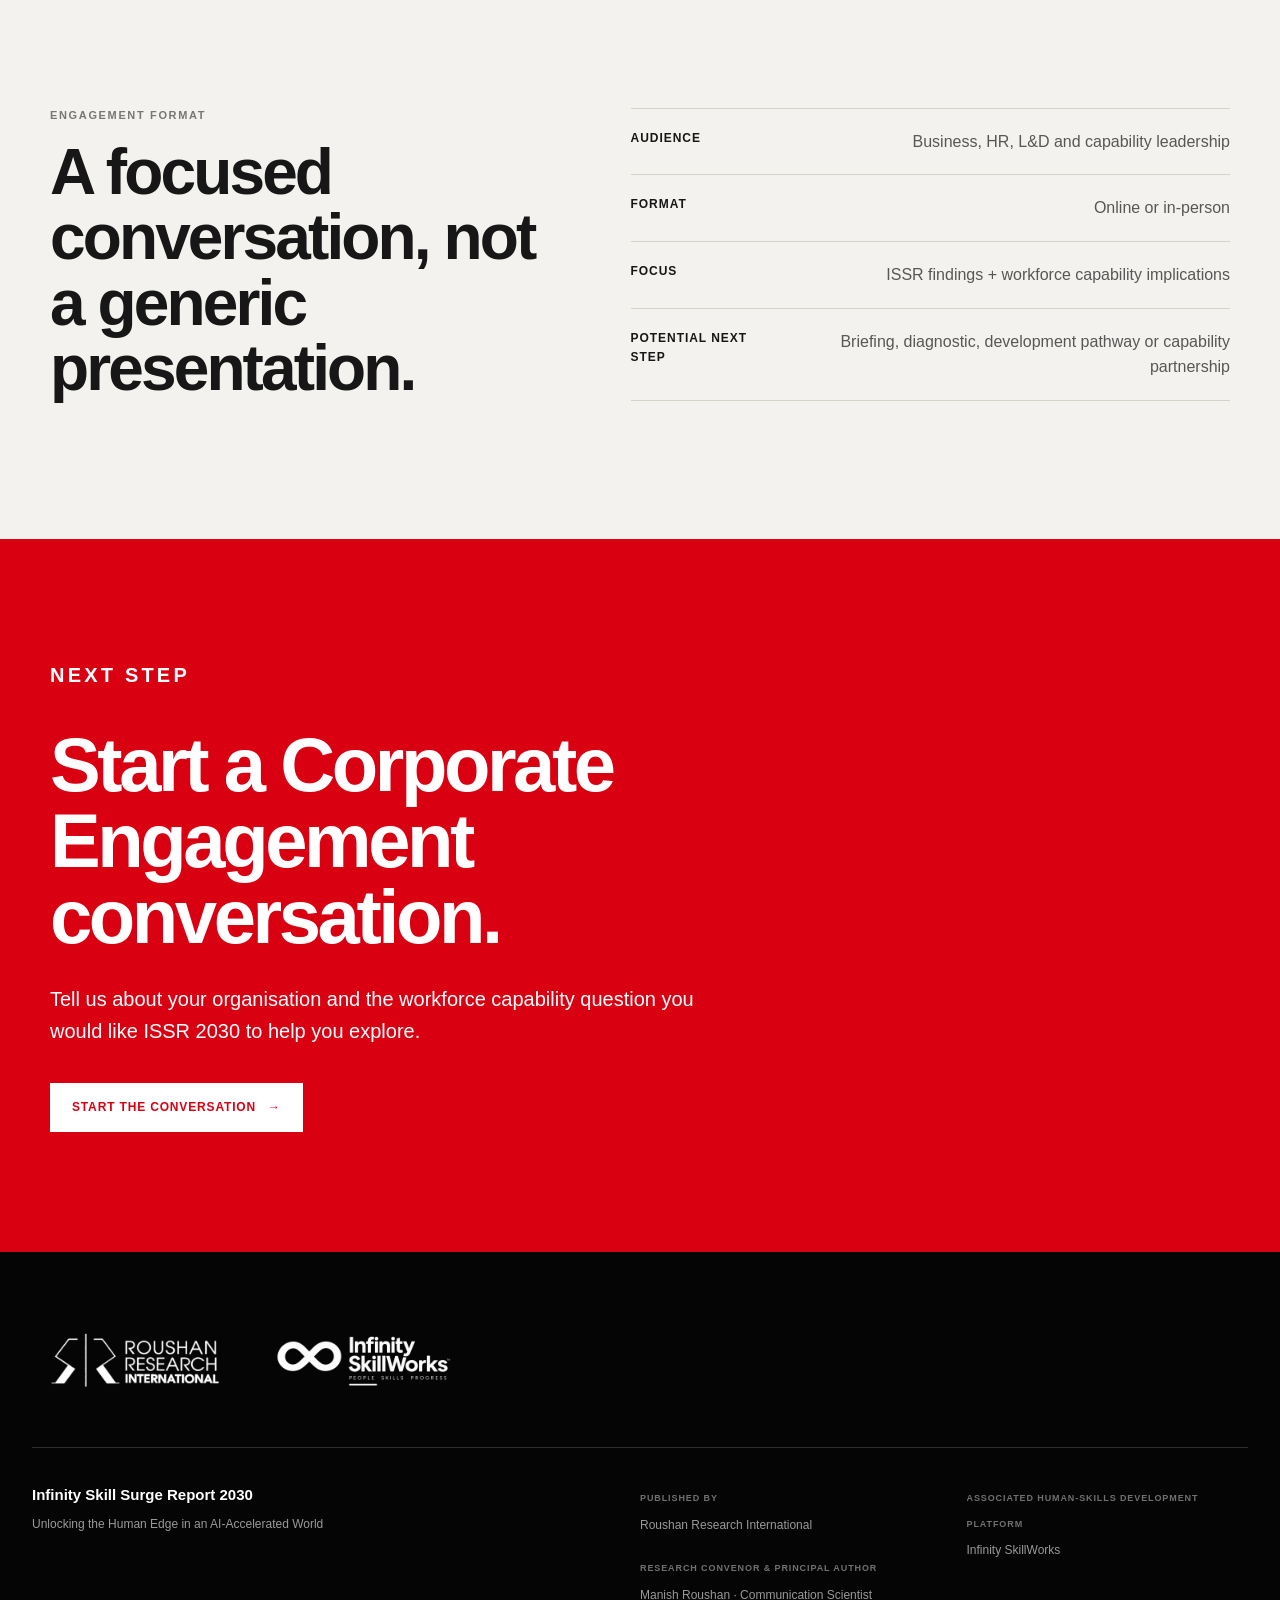
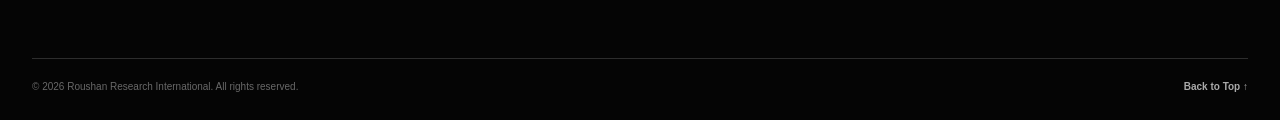
<file: corporate-engagement.html>
<!DOCTYPE html>
<html lang="en">

<head>
    <meta charset="UTF-8">

    <meta name="viewport" content="width=device-width, initial-scale=1.0">

<title>Corporate Engagement | Infinity Skill Surge Report 2030</title>

    <meta name="description" content="Corporate Engagement based on the Infinity Skill Surge Report 2030, applying human-skill readiness research to workforce capability, communication, leadership and future-readiness.">

    <meta name="keywords" content="Infinity Skill Surge Report 2030, ISSR 2030, corporate engagement, workforce readiness, human skills, communication capability, leadership capability, employee readiness, future of work, employability, Roushan Research International, Manish Roushan">

    <meta name="author" content="Manish Roushan">
    <meta name="publisher" content="Roushan Research International">

    <!-- Canonical Publication URL -->
<link rel="canonical" href="https://issr.infinityskillworks.com/corporate-engagement.html">

<!-- Open Graph / Social Sharing Metadata -->
<meta property="og:type" content="website">
<meta property="og:title" content="Corporate Engagement | Infinity Skill Surge Report 2030">
<meta property="og:description" content="Applying ISSR 2030 human-skill research to workforce readiness, communication capability, leadership capability and future-readiness.">
<meta property="og:url" content="https://issr.infinityskillworks.com/corporate-engagement.html">
<meta property="og:site_name" content="Infinity Skill Surge Report 2030">
<meta property="og:image" content="https://issr.infinityskillworks.com/assets/ISSR-2030-OG-Image.png">
<meta property="og:image:type" content="image/png">
<meta property="og:image:width" content="1200">
<meta property="og:image:height" content="630">

<!-- Twitter / LinkedIn-Compatible Large Social Card Metadata -->
<meta name="twitter:card" content="summary_large_image">
<meta name="twitter:title" content="Corporate Engagement | Infinity Skill Surge Report 2030">
<meta name="twitter:description" content="Applying human-skill readiness research to workforce capability and future-readiness.">
<meta name="twitter:image" content="https://issr.infinityskillworks.com/assets/ISSR-2030-OG-Image.png">






    <!-- Favicon -->
    <link rel="icon" href="favicon.png" type="image/png">

    <!-- Main stylesheet — will be created separately -->
    <link rel="stylesheet" href="styles.css">

<!-- Schema.org WebPage Metadata -->
<script type="application/ld+json">
{
    "@context": "https://schema.org",
    "@type": "WebPage",
    "name": "Corporate Engagement | Infinity Skill Surge Report 2030",
    "description": "Applying the Infinity Skill Surge Report 2030 to workforce readiness, communication capability, leadership capability and future-readiness.",
    "url": "https://issr.infinityskillworks.com/corporate-engagement.html",
    "inLanguage": "en",
    "author": {
        "@type": "Person",
        "name": "Manish Roushan",
        "jobTitle": "Communication Scientist"
    },
    "publisher": {
        "@type": "Organization",
        "name": "Roushan Research International"
    },
    "about": {
        "@type": "Report",
        "name": "Infinity Skill Surge Report 2030",
        "url": "https://issr.infinityskillworks.com/"
    }
}
</script>

</head>


<body>


<!-- =========================================================
     SITE HEADER
========================================================= -->

<header class="site-header">

    <div class="header-container">

        <!-- Brand -->
        <a href="index.html" class="brand-lockup">

            <img
                src="assets/RRI-Logo.png"
                alt="Roushan Research International"
                class="brand-logo rri-logo"
            >

            <span class="brand-divider"></span>

            <img
                src="assets/Infinity-SkillWorks-Logo.png"
                alt="Infinity SkillWorks"
                class="brand-logo skillworks-logo"
            >

        </a>


        <!-- Desktop Navigation -->
        <nav class="main-navigation" aria-label="Primary navigation">

            

            <a href="index.html#research">Research</a>

            <a href="index.html#architecture">Architecture</a>

            <a href="index.html#findings">Findings</a>

            <a href="index.html#research-to-action">Work with us</a>

            <a href="index.html#publications">Publications</a>

            <a href="index.html#author">Author</a>

            <a href="index.html#contact">Contact</a>

        </nav>


        <!-- Primary CTA -->
        <a
            href="index.html#publications"
            class="header-button"
        >
            Access Report
        </a>


        <!-- Mobile Menu Button -->
        <button
            class="mobile-menu-button"
            type="button"
            aria-label="Open navigation"
            aria-expanded="false"
        >
            ☰
        </button>

    </div>


    <!-- Mobile Navigation -->
    <nav
        class="mobile-navigation"
        aria-label="Mobile navigation"
    >

        

        <a href="index.html#research">Research</a>

        <a href="index.html#architecture">Architecture</a>

        <a href="index.html#findings">Findings</a>

        <a href="index.html#upm">UPM Model</a>

        <a href="index.html#research-to-action">Work with us</a>

        <a href="index.html#publications">Publications</a>

        <a href="index.html#author">Author</a>

        <a href="index.html#contact">Contact</a>

    </nav>

</header>


<main>

    <!-- =====================================================
         CORPORATE ENGAGEMENT — HERO
         ===================================================== -->

    <section class="commercial-hero corporate-engagement-hero">

        <div class="commercial-container">

            <p class="commercial-kicker">
                ISSR 2030 · CORPORATE ENGAGEMENT
            </p>

            <h1>
                Build the Human Capability
                Behind Workforce Readiness.
            </h1>

            <p class="commercial-lead">
                Applying the Infinity Skill Surge Report 2030 to
                organisations seeking stronger communication,
                leadership, adaptability and human-skill readiness
                in an AI-accelerated workplace.
            </p>

            <div class="commercial-hero-actions">

                <a href="#start-engagement" class="commercial-primary-button">
                    Explore Corporate Engagement
                    <span>→</span>
                </a>

                <a href="index.html#research" class="commercial-secondary-button">
                    Explore ISSR 2030
                </a>

            </div>

        </div>

    </section>


    <!-- =====================================================
         THE WORKFORCE IMPERATIVE
         ===================================================== -->

    <section class="commercial-light-section">

        <div class="commercial-container">

            <div class="commercial-two-column">

                <div>

                    <p class="section-label">
                        THE WORKFORCE IMPERATIVE
                    </p>

                    <h2>
                        Technical capability is only part
                        of workforce readiness.
                    </h2>

                </div>

                <div>

                    <p class="commercial-lead">
                        AI is changing how work is performed, while
                        human capability continues to shape how people
                        communicate, collaborate, lead, think and respond
                        to changing conditions.
                    </p>

                    <p>
                        Corporate Engagement translates ISSR 2030 research
                        into a structured conversation about the human
                        capabilities that matter within your workforce,
                        leadership pipeline and future capability strategy.
                    </p>

                </div>

            </div>

        </div>

    </section>


    <!-- =====================================================
         CORPORATE CAPABILITY FRAMEWORK
         ===================================================== -->

    <section class="commercial-dark-section">

        <div class="commercial-container">

            <p class="commercial-kicker commercial-kicker-light">
                CORPORATE CAPABILITY FRAMEWORK
            </p>

            <h2 class="commercial-dark-heading">
                From workforce readiness
                to human capability.
            </h2>

            <div class="commercial-grid three-column">

                <article class="commercial-feature">

                    <span>01</span>

                    <h3>
                        Workforce Readiness
                    </h3>

                    <p>
                        Examine the human capabilities employees need
                        alongside technical and functional capability
                        as work continues to evolve.
                    </p>

                </article>


                <article class="commercial-feature">

                    <span>02</span>

                    <h3>
                        Communication Capability
                    </h3>

                    <p>
                        Understand communication across professional,
                        managerial, meeting, presentation and
                        high-pressure contexts.
                    </p>

                </article>


                <article class="commercial-feature">

                    <span>03</span>

                    <h3>
                        Leadership Capability
                    </h3>

                    <p>
                        Explore the communication, thinking and people
                        capabilities required across emerging and
                        experienced leadership roles.
                    </p>

                </article>


                <article class="commercial-feature">

                    <span>04</span>

                    <h3>
                        Critical Thinking
                    </h3>

                    <p>
                        Consider how employees process information,
                        respond to complexity and think while
                        communicating and making decisions.
                    </p>

                </article>


                <article class="commercial-feature">

                    <span>05</span>

                    <h3>
                        Adaptability
                    </h3>

                    <p>
                        Identify capability areas associated with
                        changing roles, technologies, expectations
                        and workplace environments.
                    </p>

                </article>


                <article class="commercial-feature">

                    <span>06</span>

                    <h3>
                        Capability Development
                    </h3>

                    <p>
                        Translate identified readiness priorities into
                        structured development pathways, practice,
                        evidence and reassessment.
                    </p>

                </article>

            </div>

        </div>

    </section>


    <!-- =====================================================
         WHERE CORPORATE ENGAGEMENT CAN BEGIN
         ===================================================== -->

    <section class="commercial-light-section">

        <div class="commercial-container">

            <p class="section-label">
                APPLICATION AREAS
            </p>

            <h2>
                Where Corporate Engagement can begin.
            </h2>

            <div class="commercial-grid three-column">

                <article class="commercial-outline-card">

                    <span>01</span>

                    <h3>
                        Employee Readiness
                    </h3>

                    <p>
                        Examine human-skill readiness across roles,
                        career stages and workplace contexts.
                    </p>

                </article>


                <article class="commercial-outline-card">

                    <span>02</span>

                    <h3>
                        Communication Performance
                    </h3>

                    <p>
                        Identify communication capability patterns that
                        influence professional interactions and performance.
                    </p>

                </article>


                <article class="commercial-outline-card">

                    <span>03</span>

                    <h3>
                        Manager &amp; Leader Development
                    </h3>

                    <p>
                        Explore capability priorities for managers,
                        emerging leaders and senior leadership populations.
                    </p>

                </article>


                <article class="commercial-outline-card">

                    <span>04</span>

                    <h3>
                        Workforce Transformation
                    </h3>

                    <p>
                        Connect human capability development with
                        changing work, technology adoption and
                        organisational transformation.
                    </p>

                </article>


                <article class="commercial-outline-card">

                    <span>05</span>

                    <h3>
                        Talent &amp; L&amp;D Strategy
                    </h3>

                    <p>
                        Use research-led insight to inform capability
                        priorities, development pathways and learning
                        interventions.
                    </p>

                </article>


                <article class="commercial-outline-card">

                    <span>06</span>

                    <h3>
                        Capability Measurement
                    </h3>

                    <p>
                        Move beyond training activity toward structured
                        assessment, development evidence and comparison
                        of capability over time.
                    </p>

                </article>

            </div>

        </div>

    </section>


    <!-- =====================================================
         ENGAGEMENT PATHWAY
         ===================================================== -->

    <section class="commercial-paper-section">

        <div class="commercial-container">

            <p class="section-label">
                ENGAGEMENT PATHWAY
            </p>

            <h2>
                From research insight
                to measurable capability.
            </h2>

            <div class="commercial-process">

                <div>
                    <span>01</span>

                    <strong>Executive Briefing</strong>

                    <p>
                        Understand the relevant ISSR 2030 findings
                        and their implications for your workforce.
                    </p>
                </div>

                <div>
                    <span>02</span>

                    <strong>Organisational Diagnostic</strong>

                    <p>
                        Identify capability patterns and readiness
                        gaps through a structured diagnostic approach.
                    </p>
                </div>

                <div>
                    <span>03</span>

                    <strong>Development Pathway</strong>

                    <p>
                        Translate identified needs into targeted
                        development priorities and interventions.
                    </p>
                </div>

                <div>
                    <span>04</span>

                    <strong>Measurement</strong>

                    <p>
                        Establish evidence of development through
                        reassessment, comparison and performance
                        indicators.
                    </p>
                </div>

            </div>

        </div>

    </section>


    <!-- =====================================================
         WHO IS IT FOR?
         ===================================================== -->

    <section class="commercial-light-section">

        <div class="commercial-container">

            <p class="section-label">
                DESIGNED FOR ORGANISATIONAL DECISION-MAKERS
            </p>

            <h2>
                Who can engage with ISSR 2030?
            </h2>

            <div class="commercial-grid three-column">

                <article class="commercial-outline-card">

                    <span>01</span>

                    <h3>
                        Business Leaders
                    </h3>

                    <p>
                        CEOs, business heads and senior leaders examining
                        workforce capability, transformation and future
                        readiness.
                    </p>

                </article>


                <article class="commercial-outline-card">

                    <span>02</span>

                    <h3>
                        HR &amp; L&amp;D Leaders
                    </h3>

                    <p>
                        CHROs, HR leaders, L&amp;D leaders, talent leaders
                        and capability professionals responsible for
                        workforce development.
                    </p>

                </article>


                <article class="commercial-outline-card">

                    <span>03</span>

                    <h3>
                        Talent &amp; Capability Leaders
                    </h3>

                    <p>
                        Professionals responsible for employability,
                        leadership development, communication capability,
                        learning strategy and future-readiness initiatives.
                    </p>

                </article>

            </div>

        </div>

    </section>


    <!-- =====================================================
         ENGAGEMENT FORMAT
         ===================================================== -->

    <section class="commercial-paper-section">

        <div class="commercial-container">

            <div class="commercial-two-column">

                <div>

                    <p class="section-label">
                        ENGAGEMENT FORMAT
                    </p>

                    <h2>
                        A focused conversation,
                        not a generic presentation.
                    </h2>

                </div>

                <div class="commercial-format-list">

                    <div>
                        <strong>Audience</strong>
                        <span>Business, HR, L&amp;D and capability leadership</span>
                    </div>

                    <div>
                        <strong>Format</strong>
                        <span>Online or in-person</span>
                    </div>

                    <div>
                        <strong>Focus</strong>
                        <span>ISSR findings + workforce capability implications</span>
                    </div>

                    <div>
                        <strong>Potential Next Step</strong>
                        <span>Briefing, diagnostic, development pathway or capability partnership</span>
                    </div>

                </div>

            </div>

        </div>

    </section>


    <!-- =====================================================
         NEXT STEP
         ===================================================== -->

    <section id="start-engagement" class="commercial-cta-section">

        <div class="commercial-container">

            <p class="commercial-kicker">
                NEXT STEP
            </p>

            <h2>
                Start a Corporate Engagement
                conversation.
            </h2>

            <p>
                Tell us about your organisation and the workforce
                capability question you would like ISSR 2030 to help
                you explore.
            </p>

            <a href="mailto:issr@infinityskillworks.com"
               class="commercial-primary-button">
                Start the Conversation
                <span>→</span>
            </a>

        </div>

    </section>

</main>



<!-- =========================================================
     FOOTER
========================================================= -->

<footer class="site-footer">

    <div class="container">


        <div class="footer-logos">


            <img
                src="assets/RRI-Logo-white.png"
                alt="Roushan Research International"
            >


            <img
                src="assets/Infinity-SkillWorks-Logo-white.png"
                alt="Infinity SkillWorks"
            >


        </div>


        <div class="footer-grid">


            <div>

                <strong>
                    Infinity Skill Surge Report 2030
                </strong>


                <p>
                    Unlocking the Human Edge in an
                    AI-Accelerated World
                </p>

            </div>


            <div>

                <span>
                    Published by
                </span>


                <p>
                    Roushan Research International
                </p>


                <span>
                    Research Convenor &amp;
                    Principal Author
                </span>


                <p>
                    Manish Roushan ·
                    Communication Scientist
                </p>

            </div>


            <div>

                <span>
                    Associated Human-Skills
                    Development Platform
                </span>


                <p>
                    Infinity SkillWorks
                </p>

            </div>


        </div>


        <div class="footer-bottom">


            <span>
                © 2026 Roushan Research International.
                All rights reserved.
            </span>


            <a href="#">
                Back to Top ↑
            </a>


        </div>


    </div>

</footer>



<!-- =========================================================
     MINIMAL NAVIGATION SCRIPT
========================================================= -->

<script src="script.js"></script>


</body>

</html>
</file>
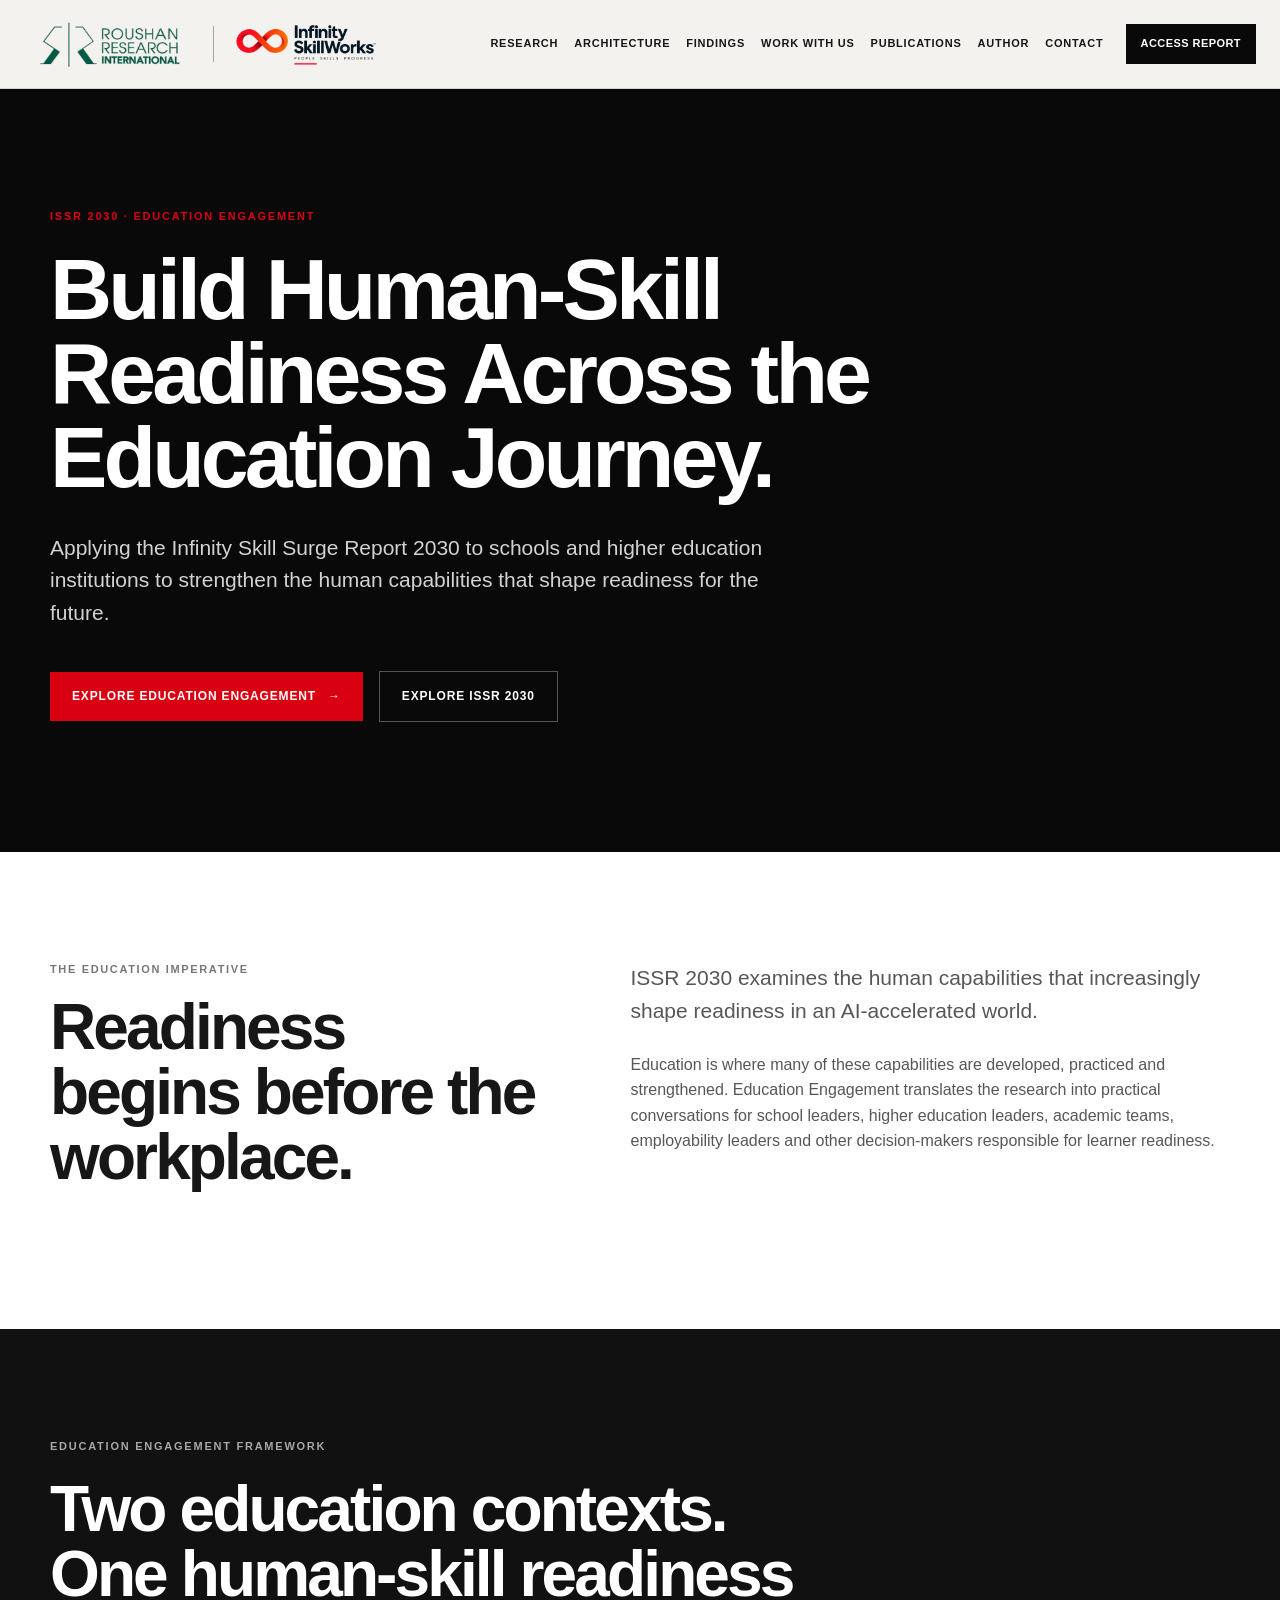
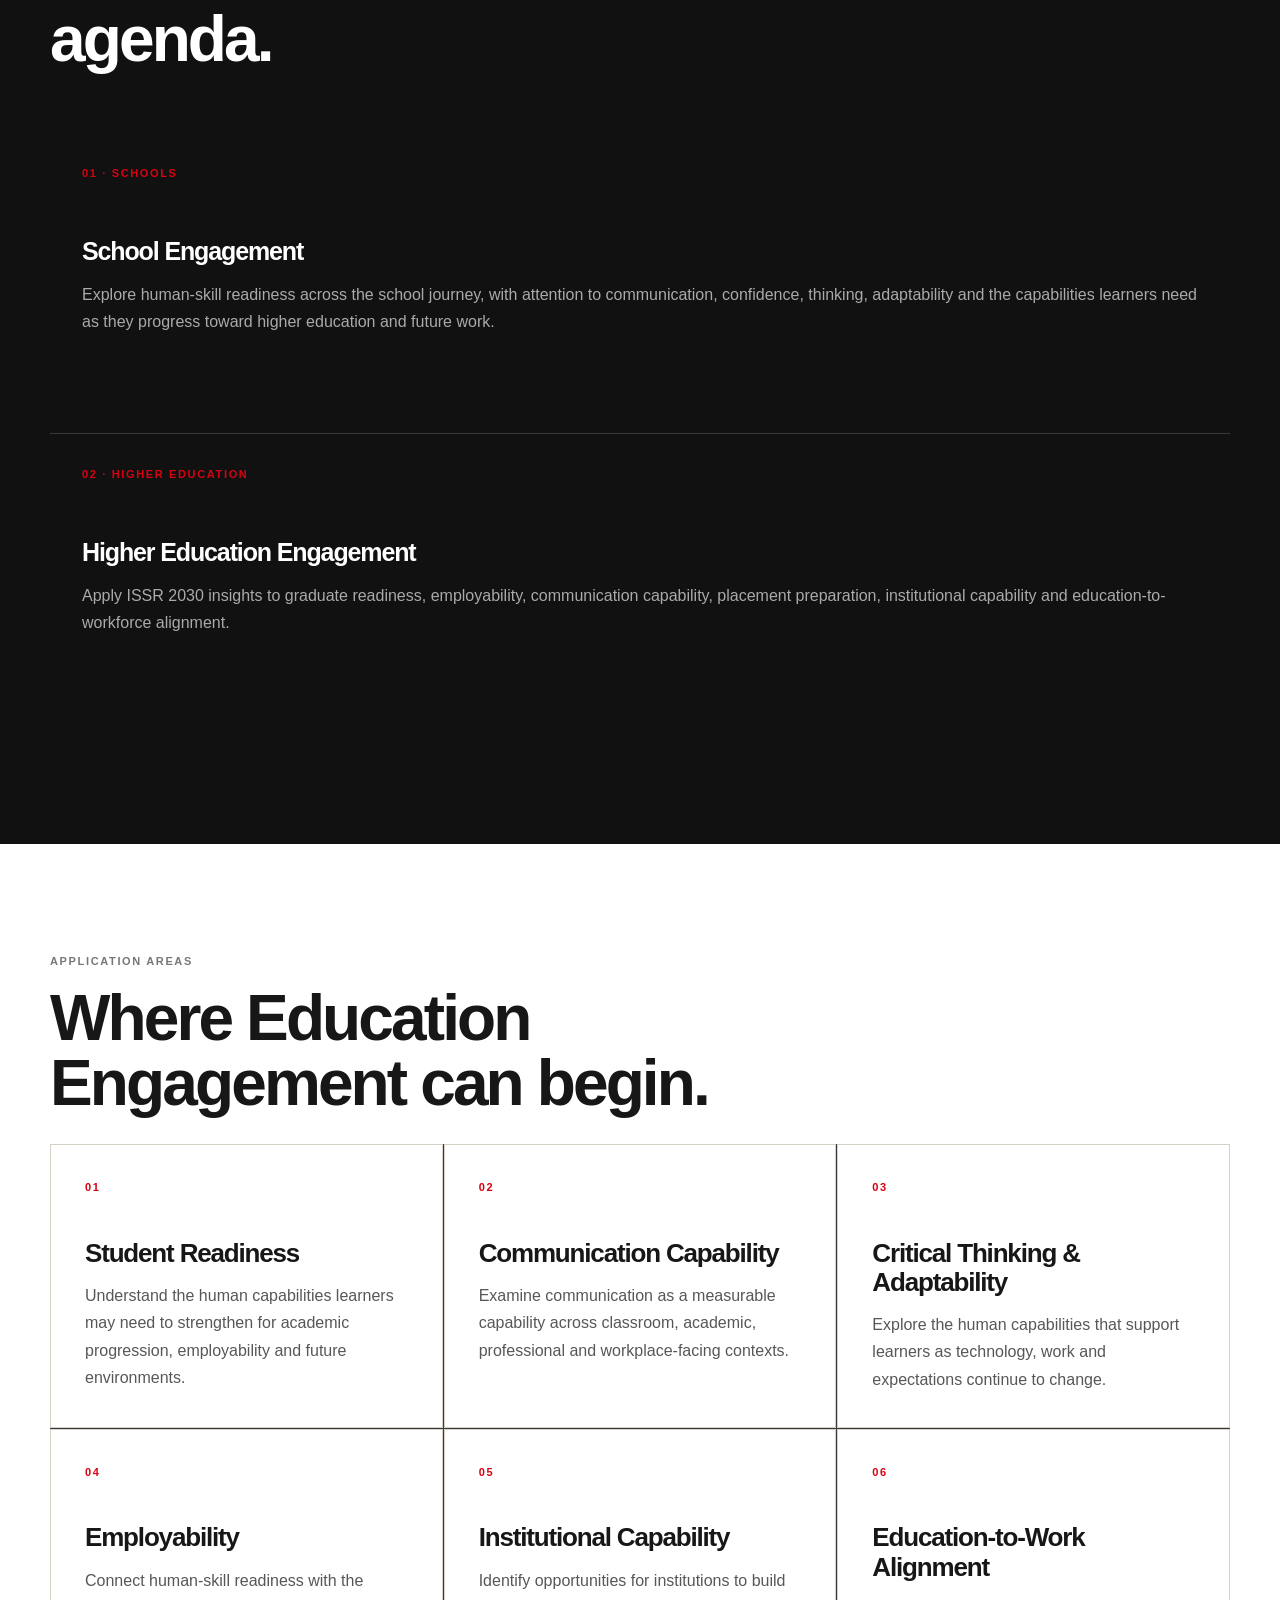
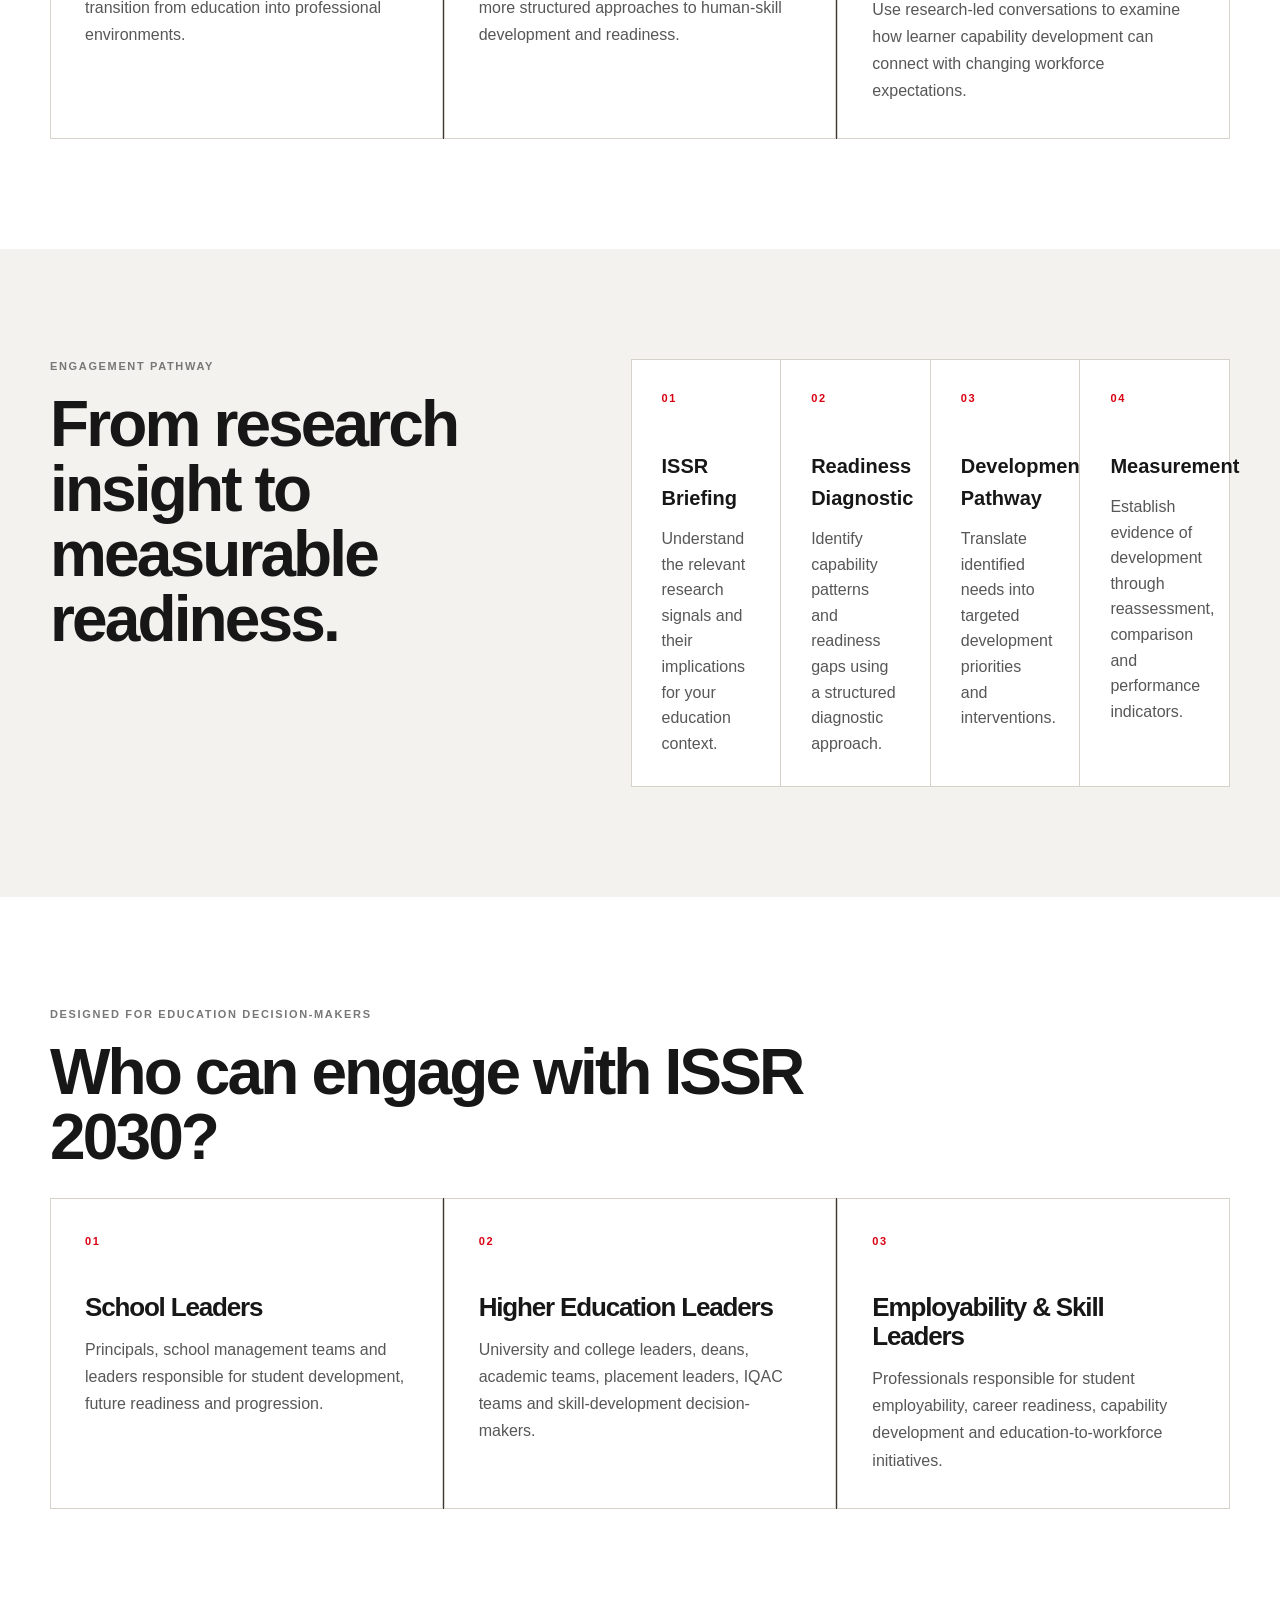
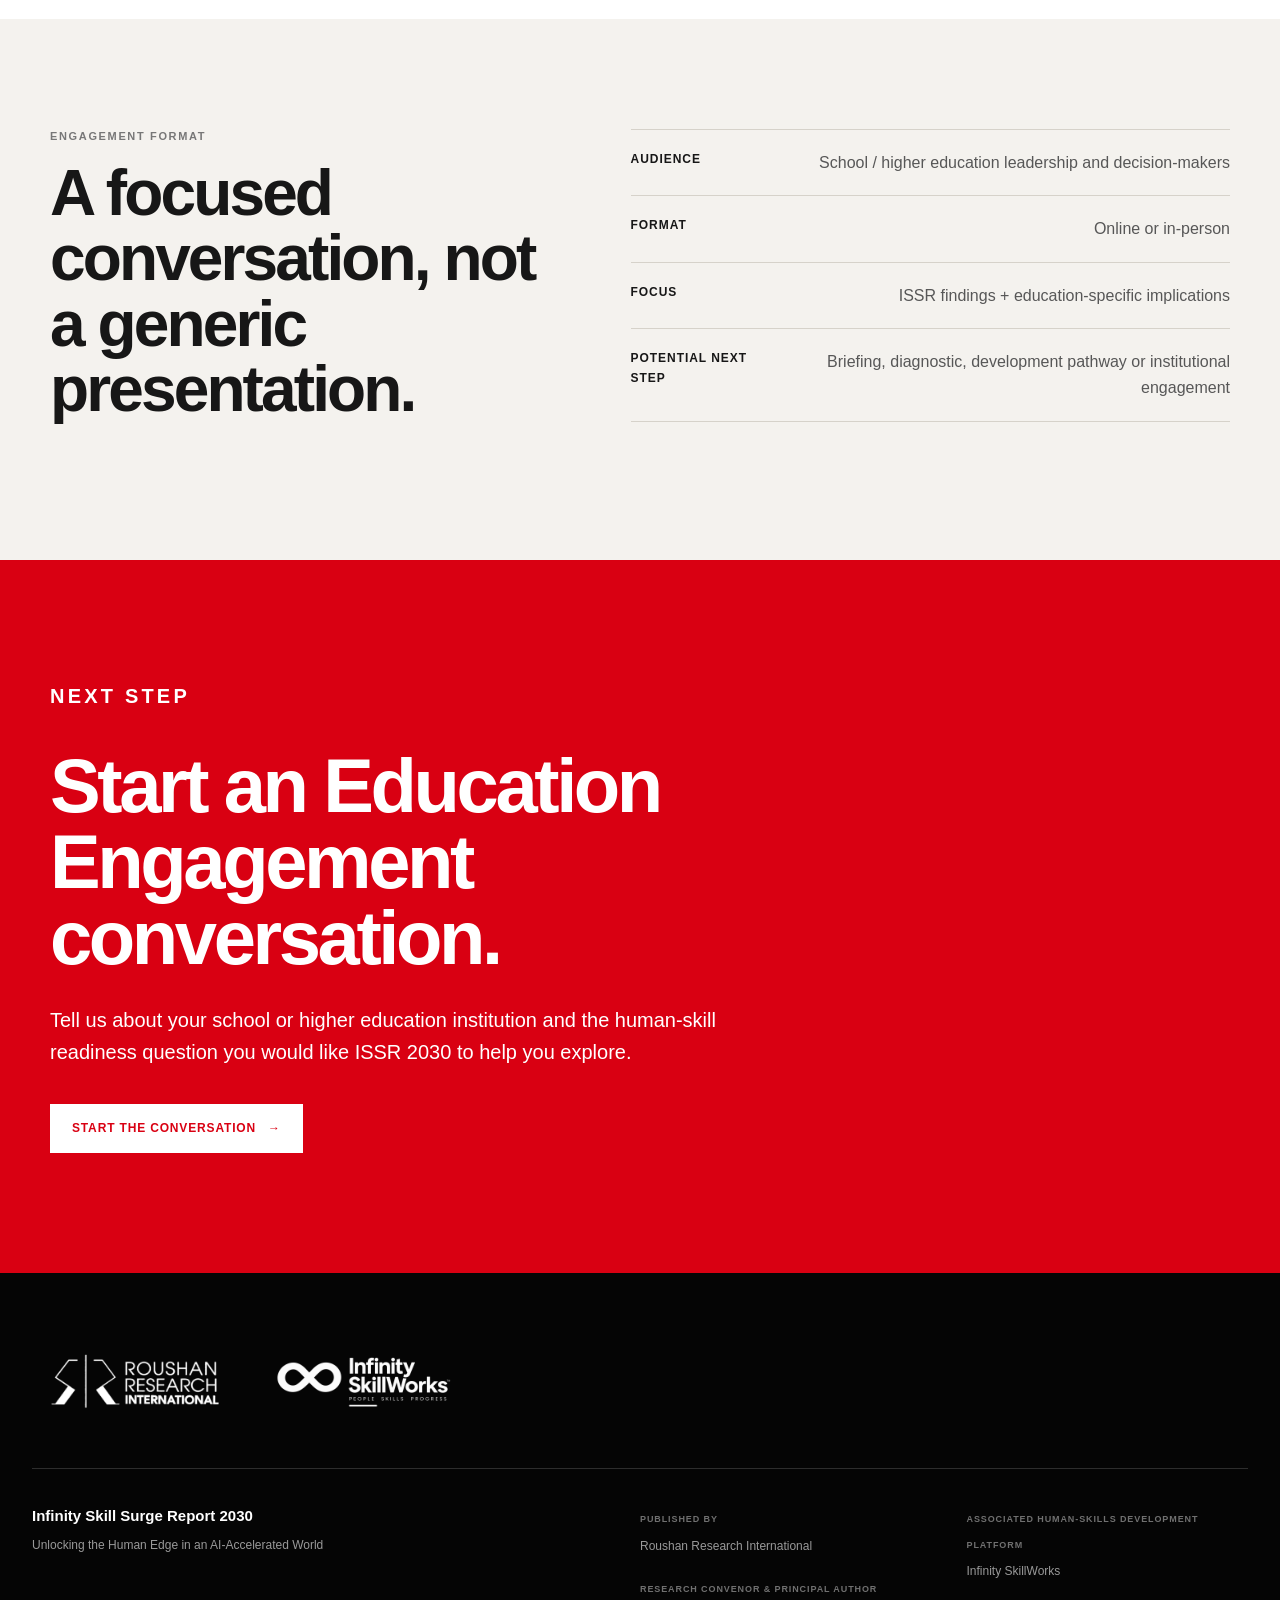
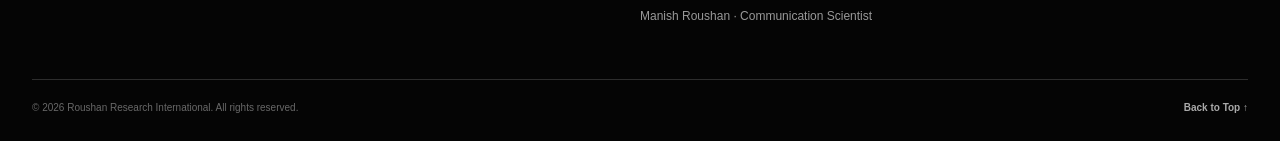
<file: education-engagement.html>
<!DOCTYPE html>
<html lang="en">

<head>
    <meta charset="UTF-8">

    <meta name="viewport" content="width=device-width, initial-scale=1.0">

<title>Education Engagement | Infinity Skill Surge Report 2030</title>

    <meta name="description" content="Education Engagement based on the Infinity Skill Surge Report 2030, applying human-skill readiness research to schools and higher education institutions.">

    <meta name="keywords" content="Infinity Skill Surge Report 2030, ISSR 2030, education engagement, school readiness, higher education, HEI, student readiness, human skills, communication skills, employability, Roushan Research International, Manish Roushan">

    <meta name="author" content="Manish Roushan">
    <meta name="publisher" content="Roushan Research International">

    <!-- Canonical Publication URL -->
<link rel="canonical" href="https://issr.infinityskillworks.com/education-engagement.html">

<!-- Open Graph / Social Sharing Metadata -->
<meta property="og:type" content="website">
<meta property="og:title" content="Education Engagement | Infinity Skill Surge Report 2030">
<meta property="og:description" content="Applying the Infinity Skill Surge Report 2030 to human-skill readiness across schools and higher education institutions.">
<meta property="og:url" content="https://issr.infinityskillworks.com/education-engagement.html">
<meta property="og:site_name" content="Infinity Skill Surge Report 2030">
<meta property="og:image" content="https://issr.infinityskillworks.com/assets/ISSR-2030-OG-Image.png">
<meta property="og:image:type" content="image/png">
<meta property="og:image:width" content="1200">
<meta property="og:image:height" content="630">

<!-- Twitter / LinkedIn-Compatible Large Social Card Metadata -->
<meta name="twitter:card" content="summary_large_image">
<meta name="twitter:title" content="Education Engagement | Infinity Skill Surge Report 2030">
<meta name="twitter:description" content="Applying human-skill readiness research to schools and higher education institutions.">
<meta name="twitter:image" content="https://issr.infinityskillworks.com/assets/ISSR-2030-OG-Image.png">






    <!-- Favicon -->
    <link rel="icon" href="favicon.png" type="image/png">

    <!-- Main stylesheet — will be created separately -->
    <link rel="stylesheet" href="styles.css">

<!-- Schema.org WebPage Metadata -->
<script type="application/ld+json">
{
    "@context": "https://schema.org",
    "@type": "WebPage",
    "name": "Education Engagement | Infinity Skill Surge Report 2030",
    "description": "Applying the Infinity Skill Surge Report 2030 to human-skill readiness across schools and higher education institutions.",
    "url": "https://issr.infinityskillworks.com/education-engagement.html",
    "inLanguage": "en",
    "author": {
        "@type": "Person",
        "name": "Manish Roushan",
        "jobTitle": "Communication Scientist"
    },
    "publisher": {
        "@type": "Organization",
        "name": "Roushan Research International"
    },
    "about": {
        "@type": "Report",
        "name": "Infinity Skill Surge Report 2030",
        "url": "https://issr.infinityskillworks.com/"
    }
}
</script>

</head>


<body>


<!-- =========================================================
     SITE HEADER
========================================================= -->

<header class="site-header">

    <div class="header-container">

        <!-- Brand -->
        <a href="index.html" class="brand-lockup">

            <img
                src="assets/RRI-Logo.png"
                alt="Roushan Research International"
                class="brand-logo rri-logo"
            >

            <span class="brand-divider"></span>

            <img
                src="assets/Infinity-SkillWorks-Logo.png"
                alt="Infinity SkillWorks"
                class="brand-logo skillworks-logo"
            >

        </a>


        <!-- Desktop Navigation -->
        <nav class="main-navigation" aria-label="Primary navigation">

            

            <a href="index.html#research">Research</a>

            <a href="index.html#architecture">Architecture</a>

            <a href="index.html#findings">Findings</a>

            <a href="index.html#research-to-action">Work with us</a>

            <a href="index.html#publications">Publications</a>

            <a href="index.html#author">Author</a>

            <a href="index.html#contact">Contact</a>

        </nav>


        <!-- Primary CTA -->
        <a
            href="index.html#publications"
            class="header-button"
        >
            Access Report
        </a>


        <!-- Mobile Menu Button -->
        <button
            class="mobile-menu-button"
            type="button"
            aria-label="Open navigation"
            aria-expanded="false"
        >
            ☰
        </button>

    </div>


    <!-- Mobile Navigation -->
    <nav
        class="mobile-navigation"
        aria-label="Mobile navigation"
    >

        

        <a href="index.html#research">Research</a>

        <a href="index.html#architecture">Architecture</a>

        <a href="index.html#findings">Findings</a>

        <a href="index.html#upm">UPM Model</a>

        <a href="index.html#research-to-action">Work with us</a>

        <a href="index.html#publications">Publications</a>

        <a href="index.html#author">Author</a>

        <a href="index.html#contact">Contact</a>

    </nav>

</header>


<main>

    <!-- =====================================================
         EDUCATION ENGAGEMENT — HERO
         ===================================================== -->

    <section class="commercial-hero education-engagement-hero">

        <div class="commercial-container">

            <p class="commercial-kicker">
                ISSR 2030 · EDUCATION ENGAGEMENT
            </p>

            <h1>
                Build Human-Skill Readiness
                Across the Education Journey.
            </h1>

            <p class="commercial-lead">
                Applying the Infinity Skill Surge Report 2030 to schools
                and higher education institutions to strengthen the
                human capabilities that shape readiness for the future.
            </p>

            <div class="commercial-hero-actions">

                <a href="#start-engagement" class="commercial-primary-button">
                    Explore Education Engagement
                    <span>→</span>
                </a>

                <a href="index.html#research" class="commercial-secondary-button">
                    Explore ISSR 2030
                </a>

            </div>

        </div>

    </section>


    <!-- =====================================================
         WHY EDUCATION ENGAGEMENT?
         ===================================================== -->

    <section class="commercial-light-section">

        <div class="commercial-container">

            <div class="commercial-two-column">

                <div>

                    <p class="section-label">
                        THE EDUCATION IMPERATIVE
                    </p>

                    <h2>
                        Readiness begins before the workplace.
                    </h2>

                </div>

                <div>

                    <p class="commercial-lead">
                        ISSR 2030 examines the human capabilities that
                        increasingly shape readiness in an AI-accelerated
                        world.
                    </p>

                    <p>
                        Education is where many of these capabilities are
                        developed, practiced and strengthened. Education
                        Engagement translates the research into practical
                        conversations for school leaders, higher education
                        leaders, academic teams, employability leaders and
                        other decision-makers responsible for learner
                        readiness.
                    </p>

                </div>

            </div>

        </div>

    </section>


    <!-- =====================================================
         TWO EDUCATION CONTEXTS
         ===================================================== -->

    <section class="commercial-dark-section">

        <div class="commercial-container">

            <p class="commercial-kicker commercial-kicker-light">
                EDUCATION ENGAGEMENT FRAMEWORK
            </p>

            <h2 class="commercial-dark-heading">
                Two education contexts.
                One human-skill readiness agenda.
            </h2>

            <div class="commercial-grid two-column">

                <article class="commercial-feature">

                    <span>01 · SCHOOLS</span>

                    <h3>
                        School Engagement
                    </h3>

                    <p>
                        Explore human-skill readiness across the school
                        journey, with attention to communication,
                        confidence, thinking, adaptability and the
                        capabilities learners need as they progress
                        toward higher education and future work.
                    </p>

                </article>


                <article class="commercial-feature">

                    <span>02 · HIGHER EDUCATION</span>

                    <h3>
                        Higher Education Engagement
                    </h3>

                    <p>
                        Apply ISSR 2030 insights to graduate readiness,
                        employability, communication capability,
                        placement preparation, institutional capability
                        and education-to-workforce alignment.
                    </p>

                </article>

            </div>

        </div>

    </section>


    <!-- =====================================================
         APPLICATION AREAS
         ===================================================== -->

    <section class="commercial-light-section">

        <div class="commercial-container">

            <p class="section-label">
                APPLICATION AREAS
            </p>

            <h2>
                Where Education Engagement can begin.
            </h2>

            <div class="commercial-grid three-column">

                <article class="commercial-outline-card">

                    <span>01</span>

                    <h3>
                        Student Readiness
                    </h3>

                    <p>
                        Understand the human capabilities learners may
                        need to strengthen for academic progression,
                        employability and future environments.
                    </p>

                </article>


                <article class="commercial-outline-card">

                    <span>02</span>

                    <h3>
                        Communication Capability
                    </h3>

                    <p>
                        Examine communication as a measurable capability
                        across classroom, academic, professional and
                        workplace-facing contexts.
                    </p>

                </article>


                <article class="commercial-outline-card">

                    <span>03</span>

                    <h3>
                        Critical Thinking &amp; Adaptability
                    </h3>

                    <p>
                        Explore the human capabilities that support
                        learners as technology, work and expectations
                        continue to change.
                    </p>

                </article>


                <article class="commercial-outline-card">

                    <span>04</span>

                    <h3>
                        Employability
                    </h3>

                    <p>
                        Connect human-skill readiness with the transition
                        from education into professional environments.
                    </p>

                </article>


                <article class="commercial-outline-card">

                    <span>05</span>

                    <h3>
                        Institutional Capability
                    </h3>

                    <p>
                        Identify opportunities for institutions to build
                        more structured approaches to human-skill
                        development and readiness.
                    </p>

                </article>


                <article class="commercial-outline-card">

                    <span>06</span>

                    <h3>
                        Education-to-Work Alignment
                    </h3>

                    <p>
                        Use research-led conversations to examine how
                        learner capability development can connect with
                        changing workforce expectations.
                    </p>

                </article>

            </div>

        </div>

    </section>


    <!-- =====================================================
         ENGAGEMENT PATHWAY
         ===================================================== -->

    <section class="commercial-paper-section">

        <div class="commercial-container">

            <div class="commercial-two-column">

                <div>

                    <p class="section-label">
                        ENGAGEMENT PATHWAY
                    </p>

                    <h2>
                        From research insight
                        to measurable readiness.
                    </h2>

                </div>

                <div class="commercial-process">

                    <div>
                        <span>01</span>

                        <strong>ISSR Briefing</strong>

                        <p>
                            Understand the relevant research signals
                            and their implications for your education
                            context.
                        </p>
                    </div>

                    <div>
                        <span>02</span>

                        <strong>Readiness Diagnostic</strong>

                        <p>
                            Identify capability patterns and readiness
                            gaps using a structured diagnostic approach.
                        </p>
                    </div>

                    <div>
                        <span>03</span>

                        <strong>Development Pathway</strong>

                        <p>
                            Translate identified needs into targeted
                            development priorities and interventions.
                        </p>
                    </div>

                    <div>
                        <span>04</span>

                        <strong>Measurement</strong>

                        <p>
                            Establish evidence of development through
                            reassessment, comparison and performance
                            indicators.
                        </p>
                    </div>

                </div>

            </div>

        </div>

    </section>


    <!-- =====================================================
         WHO IS IT FOR?
         ===================================================== -->

    <section class="commercial-light-section">

        <div class="commercial-container">

            <p class="section-label">
                DESIGNED FOR EDUCATION DECISION-MAKERS
            </p>

            <h2>
                Who can engage with ISSR 2030?
            </h2>

            <div class="commercial-grid three-column">

                <article class="commercial-outline-card">

                    <span>01</span>

                    <h3>
                        School Leaders
                    </h3>

                    <p>
                        Principals, school management teams and leaders
                        responsible for student development, future
                        readiness and progression.
                    </p>

                </article>


                <article class="commercial-outline-card">

                    <span>02</span>

                    <h3>
                        Higher Education Leaders
                    </h3>

                    <p>
                        University and college leaders, deans, academic
                        teams, placement leaders, IQAC teams and
                        skill-development decision-makers.
                    </p>

                </article>


                <article class="commercial-outline-card">

                    <span>03</span>

                    <h3>
                        Employability &amp; Skill Leaders
                    </h3>

                    <p>
                        Professionals responsible for student
                        employability, career readiness, capability
                        development and education-to-workforce
                        initiatives.
                    </p>

                </article>

            </div>

        </div>

    </section>


    <!-- =====================================================
         ENGAGEMENT FORMAT
         ===================================================== -->

    <section class="commercial-paper-section">

        <div class="commercial-container">

            <div class="commercial-two-column">

                <div>

                    <p class="section-label">
                        ENGAGEMENT FORMAT
                    </p>

                    <h2>
                        A focused conversation,
                        not a generic presentation.
                    </h2>

                </div>

                <div class="commercial-format-list">

                    <div>
                        <strong>Audience</strong>
                        <span>School / higher education leadership and decision-makers</span>
                    </div>

                    <div>
                        <strong>Format</strong>
                        <span>Online or in-person</span>
                    </div>

                    <div>
                        <strong>Focus</strong>
                        <span>ISSR findings + education-specific implications</span>
                    </div>

                    <div>
                        <strong>Potential Next Step</strong>
                        <span>Briefing, diagnostic, development pathway or institutional engagement</span>
                    </div>

                </div>

            </div>

        </div>

    </section>


    <!-- =====================================================
         NEXT STEP
         ===================================================== -->

    <section id="start-engagement" class="commercial-cta-section">

        <div class="commercial-container">

            <p class="commercial-kicker">
                NEXT STEP
            </p>

            <h2>
                Start an Education Engagement
                conversation.
            </h2>

            <p>
                Tell us about your school or higher education institution
                and the human-skill readiness question you would like
                ISSR 2030 to help you explore.
            </p>

            <a href="mailto:issr@infinityskillworks.com"
               class="commercial-primary-button">
                Start the Conversation
                <span>→</span>
            </a>

        </div>

    </section>

</main>



<!-- =========================================================
     FOOTER
========================================================= -->

<footer class="site-footer">

    <div class="container">


        <div class="footer-logos">


            <img
                src="assets/RRI-Logo-white.png"
                alt="Roushan Research International"
            >


            <img
                src="assets/Infinity-SkillWorks-Logo-white.png"
                alt="Infinity SkillWorks"
            >


        </div>


        <div class="footer-grid">


            <div>

                <strong>
                    Infinity Skill Surge Report 2030
                </strong>


                <p>
                    Unlocking the Human Edge in an
                    AI-Accelerated World
                </p>

            </div>


            <div>

                <span>
                    Published by
                </span>


                <p>
                    Roushan Research International
                </p>


                <span>
                    Research Convenor &amp;
                    Principal Author
                </span>


                <p>
                    Manish Roushan ·
                    Communication Scientist
                </p>

            </div>


            <div>

                <span>
                    Associated Human-Skills
                    Development Platform
                </span>


                <p>
                    Infinity SkillWorks
                </p>

            </div>


        </div>


        <div class="footer-bottom">


            <span>
                © 2026 Roushan Research International.
                All rights reserved.
            </span>


            <a href="#">
                Back to Top ↑
            </a>


        </div>


    </div>

</footer>



<!-- =========================================================
     MINIMAL NAVIGATION SCRIPT
========================================================= -->

<script src="script.js"></script>


</body>

</html>
</file>
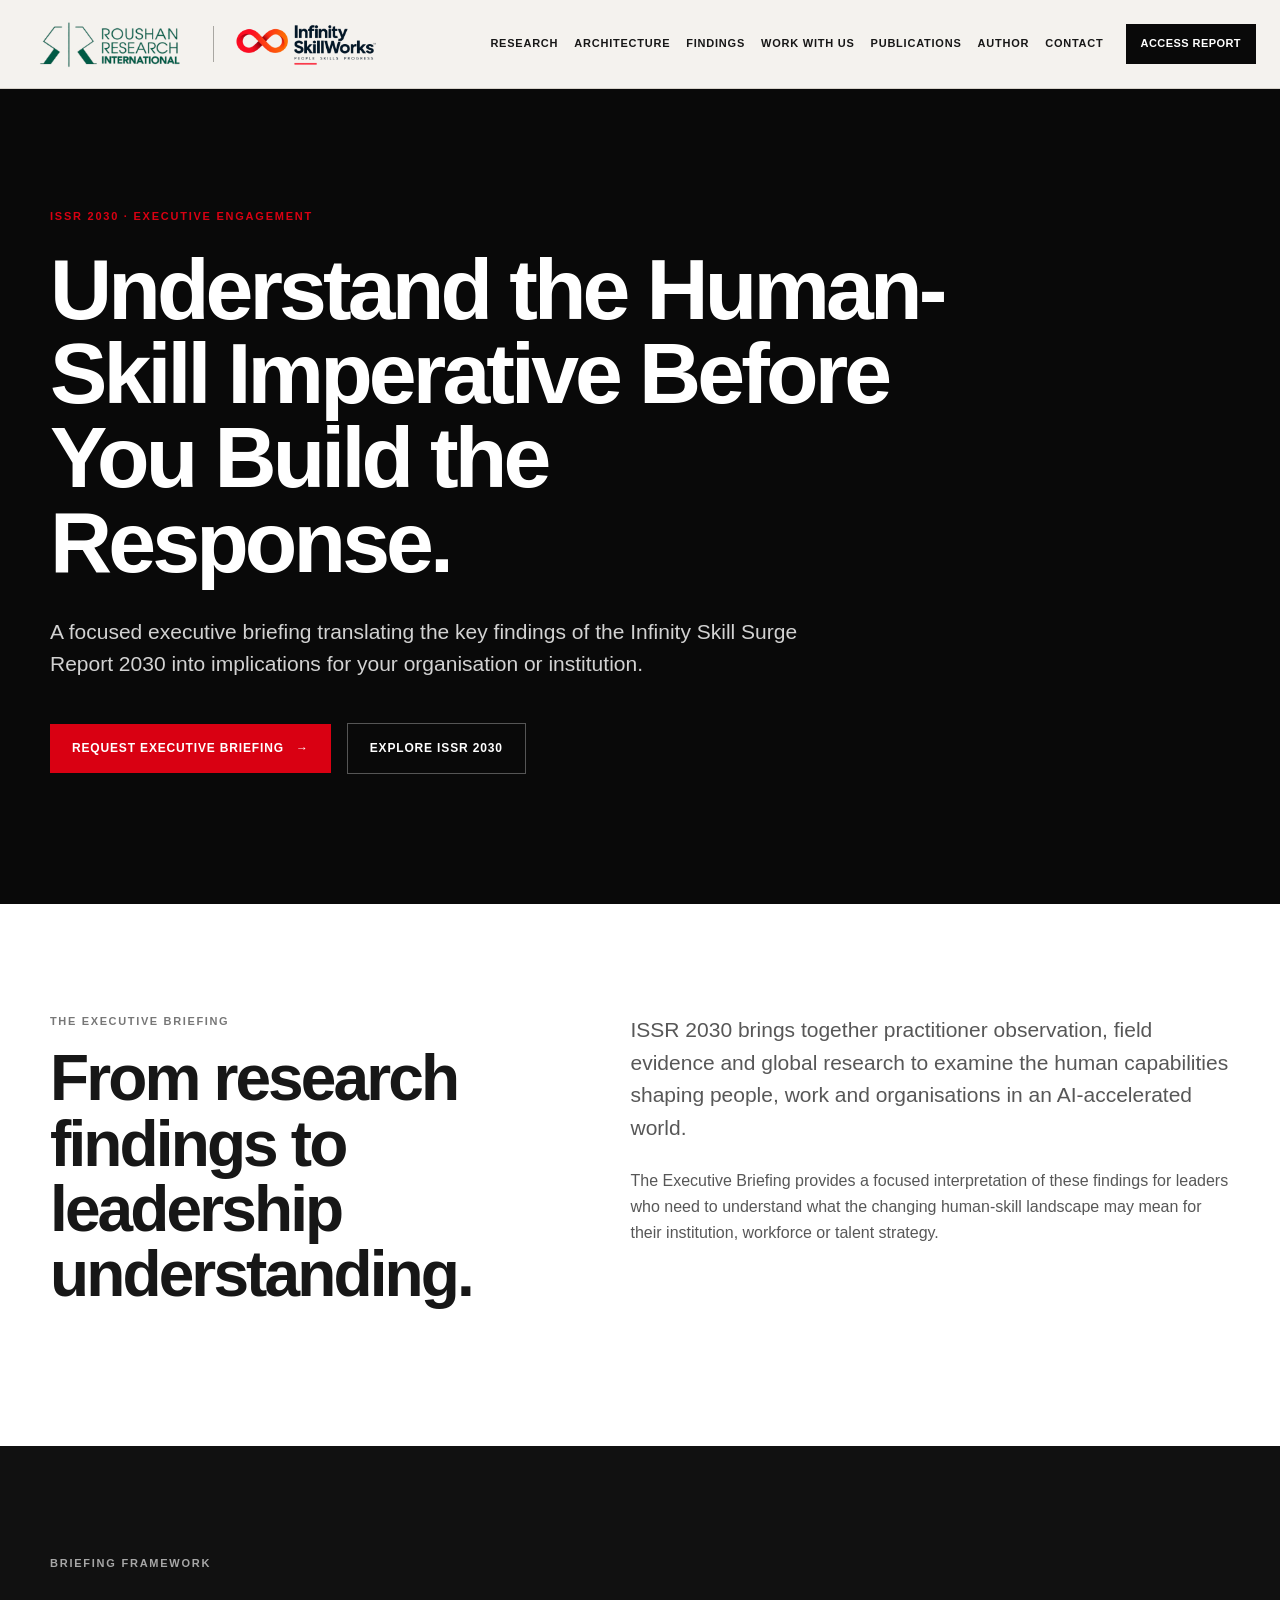
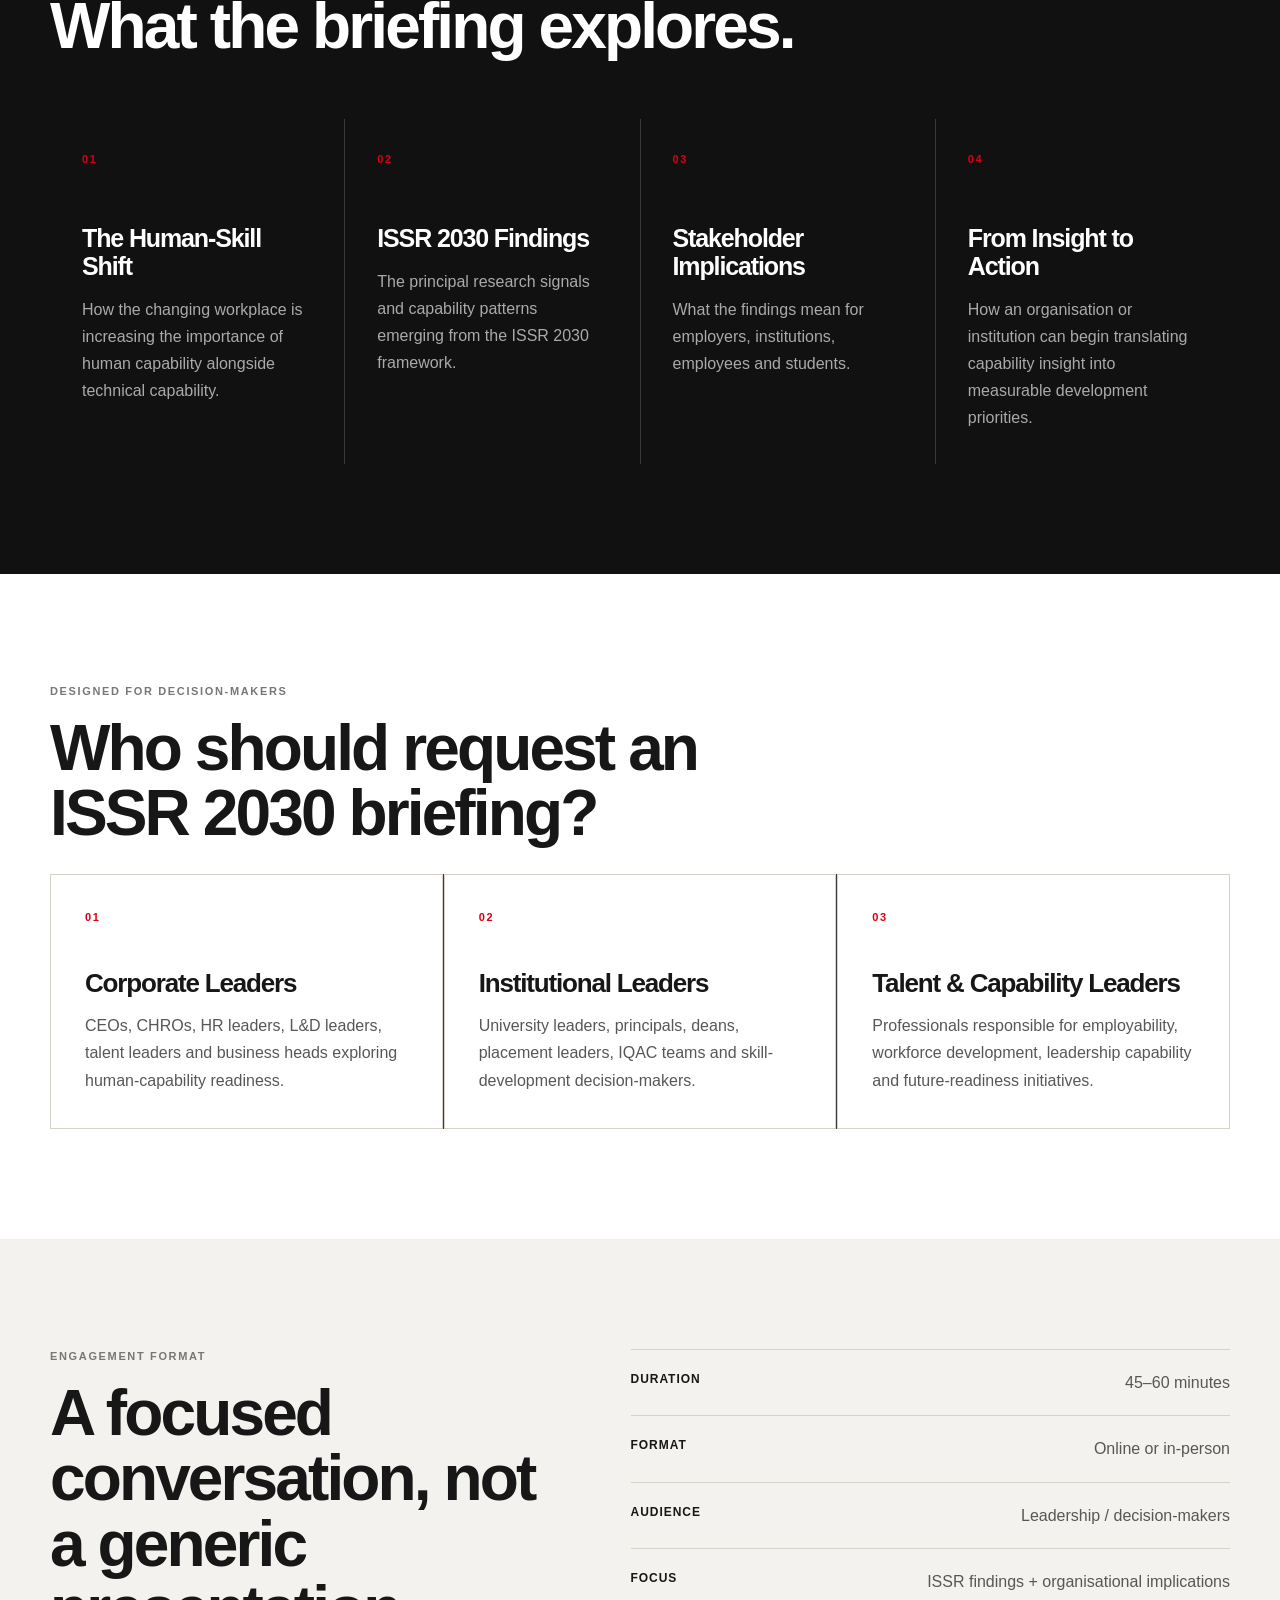
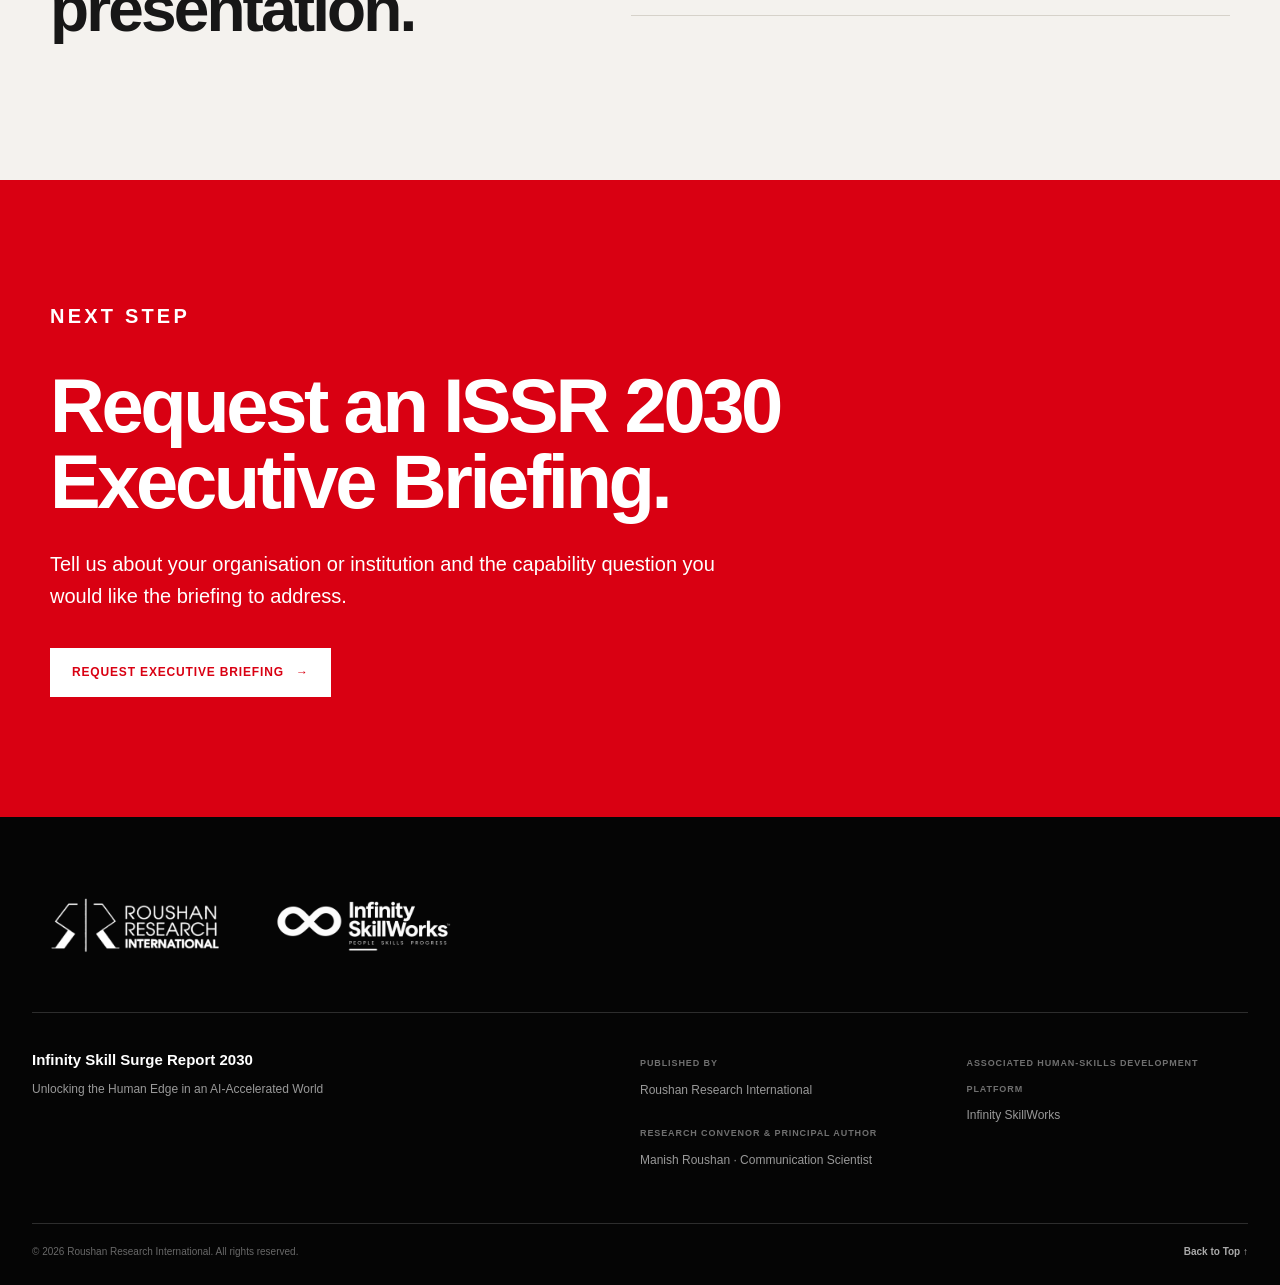
<file: executive-briefing.html>
<!DOCTYPE html>
<html lang="en">

<head>
    <meta charset="UTF-8">

    <meta name="viewport" content="width=device-width, initial-scale=1.0">

<title>
    Executive Briefing | Infinity Skill Surge Report 2030
</title>

    <meta
    name="description"
    content="Request an Executive Briefing based on the Infinity Skill Surge Report 2030, translating human-skill research into implications for organisations and institutions."
    >

    <meta
        name="keywords"
        content="Infinity Skill Surge Report 2030, ISSR 2030, soft skills, human skills, future of work, communication skills, employability, Roushan Research International, Manish Roushan"
    >

    <meta name="author" content="Manish Roushan">
    <meta name="publisher" content="Roushan Research International">

    <!-- Canonical Publication URL -->
<link rel="canonical" href="https://issr.infinityskillworks.com/executive-briefing.html">

<!-- Open Graph / Social Sharing Metadata -->
<meta property="og:type" content="website">
<meta property="og:title" content="Executive Briefing | Infinity Skill Surge Report 2030">
<meta property="og:description" content="A focused executive briefing translating the key findings of the Infinity Skill Surge Report 2030 into implications for your organisation or institution.">
<meta property="og:url" content="https://issr.infinityskillworks.com/executive-briefing.html">
<meta property="og:site_name" content="Infinity Skill Surge Report 2030">

<meta property="og:image" content="https://issr.infinityskillworks.com/assets/ISSR-2030-OG-Image.png">
<meta property="og:image:type" content="image/png">
<meta property="og:image:width" content="1200">
<meta property="og:image:height" content="630">
<meta property="og:title" content="Executive Briefing | Infinity Skill Surge Report 2030">
<meta property="og:description" content="A focused executive briefing translating the key findings of the Infinity Skill Surge Report 2030 into implications for your organisation or institution.">

<!-- Twitter / LinkedIn-Compatible Large Social Card Metadata -->
<meta name="twitter:card" content="summary_large_image">
<meta name="twitter:title" content="Infinity Skill Surge Report 2030">
<meta name="twitter:description" content="Unlocking the Human Edge in an AI-Accelerated World.">
<meta name="twitter:image" content="https://issr.infinityskillworks.com/assets/ISSR-2030-OG-Image.png">
<meta property="og:title" content="Executive Briefing | Infinity Skill Surge Report 2030"><meta property="og:description" content="Unlocking the Human Edge in an AI-Accelerated World.">
<meta property="og:description" content="A focused executive briefing translating the key findings of the Infinity Skill Surge Report 2030 into implications for your organisation or institution.">




    <!-- Favicon -->
    <link rel="icon" href="favicon.png" type="image/png">

    <!-- Main stylesheet — will be created separately -->
    <link rel="stylesheet" href="styles.css">

<!-- Schema.org WebPage Metadata -->
<script type="application/ld+json">
{
    "@context": "https://schema.org",
    "@type": "WebPage",
    "name": "Executive Briefing | Infinity Skill Surge Report 2030",
    "description": "A focused executive briefing translating the key findings of the Infinity Skill Surge Report 2030 into implications for organisations and institutions.",
    "url": "https://issr.infinityskillworks.com/executive-briefing.html",
    "inLanguage": "en",
    "author": {
        "@type": "Person",
        "name": "Manish Roushan",
        "jobTitle": "Communication Scientist"
    },
    "publisher": {
        "@type": "Organization",
        "name": "Roushan Research International"
    },
    "about": {
        "@type": "Report",
        "name": "Infinity Skill Surge Report 2030",
        "url": "https://issr.infinityskillworks.com/"
    }
}
</script>

</head>


<body>


<!-- =========================================================
     SITE HEADER
========================================================= -->

<header class="site-header">

    <div class="header-container">

        <!-- Brand -->
        <a href="index.html" class="brand-lockup">

            <img
                src="assets/RRI-Logo.png"
                alt="Roushan Research International"
                class="brand-logo rri-logo"
            >

            <span class="brand-divider"></span>

            <img
                src="assets/Infinity-SkillWorks-Logo.png"
                alt="Infinity SkillWorks"
                class="brand-logo skillworks-logo"
            >

        </a>


        <!-- Desktop Navigation -->
        <nav class="main-navigation" aria-label="Primary navigation">

            

            <a href="index.html#research">Research</a>

            <a href="index.html#architecture">Architecture</a>

            <a href="index.html#findings">Findings</a>

            <a href="index.html#research-to-action">Work with us</a>

            <a href="index.html#publications">Publications</a>

            <a href="index.html#author">Author</a>

            <a href="index.html#contact">Contact</a>

        </nav>


        <!-- Primary CTA -->
        <a
            href="index.html#publications"
            class="header-button"
        >
            Access Report
        </a>


        <!-- Mobile Menu Button -->
        <button
            class="mobile-menu-button"
            type="button"
            aria-label="Open navigation"
            aria-expanded="false"
        >
            ☰
        </button>

    </div>


    <!-- Mobile Navigation -->
    <nav
        class="mobile-navigation"
        aria-label="Mobile navigation"
    >

        

        <a href="index.html#research">Research</a>

        <a href="index.html#architecture">Architecture</a>

        <a href="index.html#findings">Findings</a>

        <a href="index.html#upm">UPM Model</a>

        <a href="index.html#research-to-action">Work with us</a>

        <a href="index.html#publications">Publications</a>

        <a href="index.html#author">Author</a>

        <a href="index.html#contact">Contact</a>

    </nav>

</header>


<main>

    <!-- =====================================================
         EXECUTIVE BRIEFING — HERO
         ===================================================== -->

    <section class="commercial-hero executive-briefing-hero">

        <div class="commercial-container">

            <p class="commercial-kicker">
                ISSR 2030 · EXECUTIVE ENGAGEMENT
            </p>

            <h1>
                Understand the Human-Skill
                Imperative Before You
                Build the Response.
            </h1>

            <p class="commercial-lead">
                A focused executive briefing translating the key
                findings of the Infinity Skill Surge Report 2030
                into implications for your organisation or institution.
            </p>

            <div class="commercial-hero-actions">

                <a href="#request-briefing" class="commercial-primary-button">
                    Request Executive Briefing
                    <span>→</span>
                </a>

                <a href="index.html#research" class="commercial-secondary-button">
                    Explore ISSR 2030
                </a>

            </div>

        </div>

    </section>


    <!-- =====================================================
         WHAT IS THE BRIEFING?
         ===================================================== -->

    <section class="commercial-light-section">

        <div class="commercial-container">

            <div class="commercial-two-column">

                <div>

                    <p class="section-label">
                        THE EXECUTIVE BRIEFING
                    </p>

                    <h2>
                        From research findings
                        to leadership understanding.
                    </h2>

                </div>

                <div>

                    <p class="commercial-lead">
                        ISSR 2030 brings together practitioner
                        observation, field evidence and global
                        research to examine the human capabilities
                        shaping people, work and organisations in an
                        AI-accelerated world.
                    </p>

                    <p>
                        The Executive Briefing provides a focused
                        interpretation of these findings for leaders
                        who need to understand what the changing
                        human-skill landscape may mean for their
                        institution, workforce or talent strategy.
                    </p>

                </div>

            </div>

        </div>

    </section>


    <!-- =====================================================
         WHAT THE BRIEFING COVERS
         ===================================================== -->

    <section class="commercial-dark-section">

        <div class="commercial-container">

            <p class="commercial-kicker commercial-kicker-light">
                BRIEFING FRAMEWORK
            </p>

            <h2 class="commercial-dark-heading">
                What the briefing explores.
            </h2>

            <div class="commercial-grid four-column">

                <article class="commercial-feature">

                    <span>01</span>

                    <h3>
                        The Human-Skill Shift
                    </h3>

                    <p>
                        How the changing workplace is increasing
                        the importance of human capability alongside
                        technical capability.
                    </p>

                </article>


                <article class="commercial-feature">

                    <span>02</span>

                    <h3>
                        ISSR 2030 Findings
                    </h3>

                    <p>
                        The principal research signals and capability
                        patterns emerging from the ISSR 2030 framework.
                    </p>

                </article>


                <article class="commercial-feature">

                    <span>03</span>

                    <h3>
                        Stakeholder Implications
                    </h3>

                    <p>
                        What the findings mean for employers,
                        institutions, employees and students.
                    </p>

                </article>


                <article class="commercial-feature">

                    <span>04</span>

                    <h3>
                        From Insight to Action
                    </h3>

                    <p>
                        How an organisation or institution can begin
                        translating capability insight into measurable
                        development priorities.
                    </p>

                </article>

            </div>

        </div>

    </section>


    <!-- =====================================================
         WHO IS IT FOR?
         ===================================================== -->

    <section class="commercial-light-section">

        <div class="commercial-container">

            <p class="section-label">
                DESIGNED FOR DECISION-MAKERS
            </p>

            <h2>
                Who should request an ISSR 2030 briefing?
            </h2>

            <div class="commercial-grid three-column">

                <article class="commercial-outline-card">

                    <span>01</span>

                    <h3>
                        Corporate Leaders
                    </h3>

                    <p>
                        CEOs, CHROs, HR leaders, L&D leaders,
                        talent leaders and business heads exploring
                        human-capability readiness.
                    </p>

                </article>


                <article class="commercial-outline-card">

                    <span>02</span>

                    <h3>
                        Institutional Leaders
                    </h3>

                    <p>
                        University leaders, principals, deans,
                        placement leaders, IQAC teams and
                        skill-development decision-makers.
                    </p>

                </article>


                <article class="commercial-outline-card">

                    <span>03</span>

                    <h3>
                        Talent & Capability Leaders
                    </h3>

                    <p>
                        Professionals responsible for employability,
                        workforce development, leadership capability
                        and future-readiness initiatives.
                    </p>

                </article>

            </div>

        </div>

    </section>


    <!-- =====================================================
         FORMAT
         ===================================================== -->

    <section class="commercial-paper-section">

        <div class="commercial-container">

            <div class="commercial-two-column">

                <div>

                    <p class="section-label">
                        ENGAGEMENT FORMAT
                    </p>

                    <h2>
                        A focused conversation,
                        not a generic presentation.
                    </h2>

                </div>

                <div class="commercial-format-list">

                    <div>
                        <strong>Duration</strong>
                        <span>45–60 minutes</span>
                    </div>

                    <div>
                        <strong>Format</strong>
                        <span>Online or in-person</span>
                    </div>

                    <div>
                        <strong>Audience</strong>
                        <span>Leadership / decision-makers</span>
                    </div>

                    <div>
                        <strong>Focus</strong>
                        <span>ISSR findings + organisational implications</span>
                    </div>

                </div>

            </div>

        </div>

    </section>


    <!-- =====================================================
         NEXT STEP
         ===================================================== -->

    <section id="request-briefing" class="commercial-cta-section">

        <div class="commercial-container">

            <p class="commercial-kicker">
                NEXT STEP
            </p>

            <h2>
                Request an ISSR 2030
                Executive Briefing.
            </h2>

            <p>
                Tell us about your organisation or institution and
                the capability question you would like the briefing
                to address.
            </p>

            <a href="mailto:issr@infinityskillworks.com"
               class="commercial-primary-button">
                Request Executive Briefing
                <span>→</span>
            </a>

        </div>

    </section>

</main>



<!-- =========================================================
     FOOTER
========================================================= -->

<footer class="site-footer">

    <div class="container">


        <div class="footer-logos">


            <img
                src="assets/RRI-Logo-white.png"
                alt="Roushan Research International"
            >


            <img
                src="assets/Infinity-SkillWorks-Logo-white.png"
                alt="Infinity SkillWorks"
            >


        </div>


        <div class="footer-grid">


            <div>

                <strong>
                    Infinity Skill Surge Report 2030
                </strong>


                <p>
                    Unlocking the Human Edge in an
                    AI-Accelerated World
                </p>

            </div>


            <div>

                <span>
                    Published by
                </span>


                <p>
                    Roushan Research International
                </p>


                <span>
                    Research Convenor &amp;
                    Principal Author
                </span>


                <p>
                    Manish Roushan ·
                    Communication Scientist
                </p>

            </div>


            <div>

                <span>
                    Associated Human-Skills
                    Development Platform
                </span>


                <p>
                    Infinity SkillWorks
                </p>

            </div>


        </div>


        <div class="footer-bottom">


            <span>
                © 2026 Roushan Research International.
                All rights reserved.
            </span>


            <a href="#">
                Back to Top ↑
            </a>


        </div>


    </div>

</footer>



<!-- =========================================================
     MINIMAL NAVIGATION SCRIPT
========================================================= -->

<script src="script.js"></script>


</body>

</html>
</file>
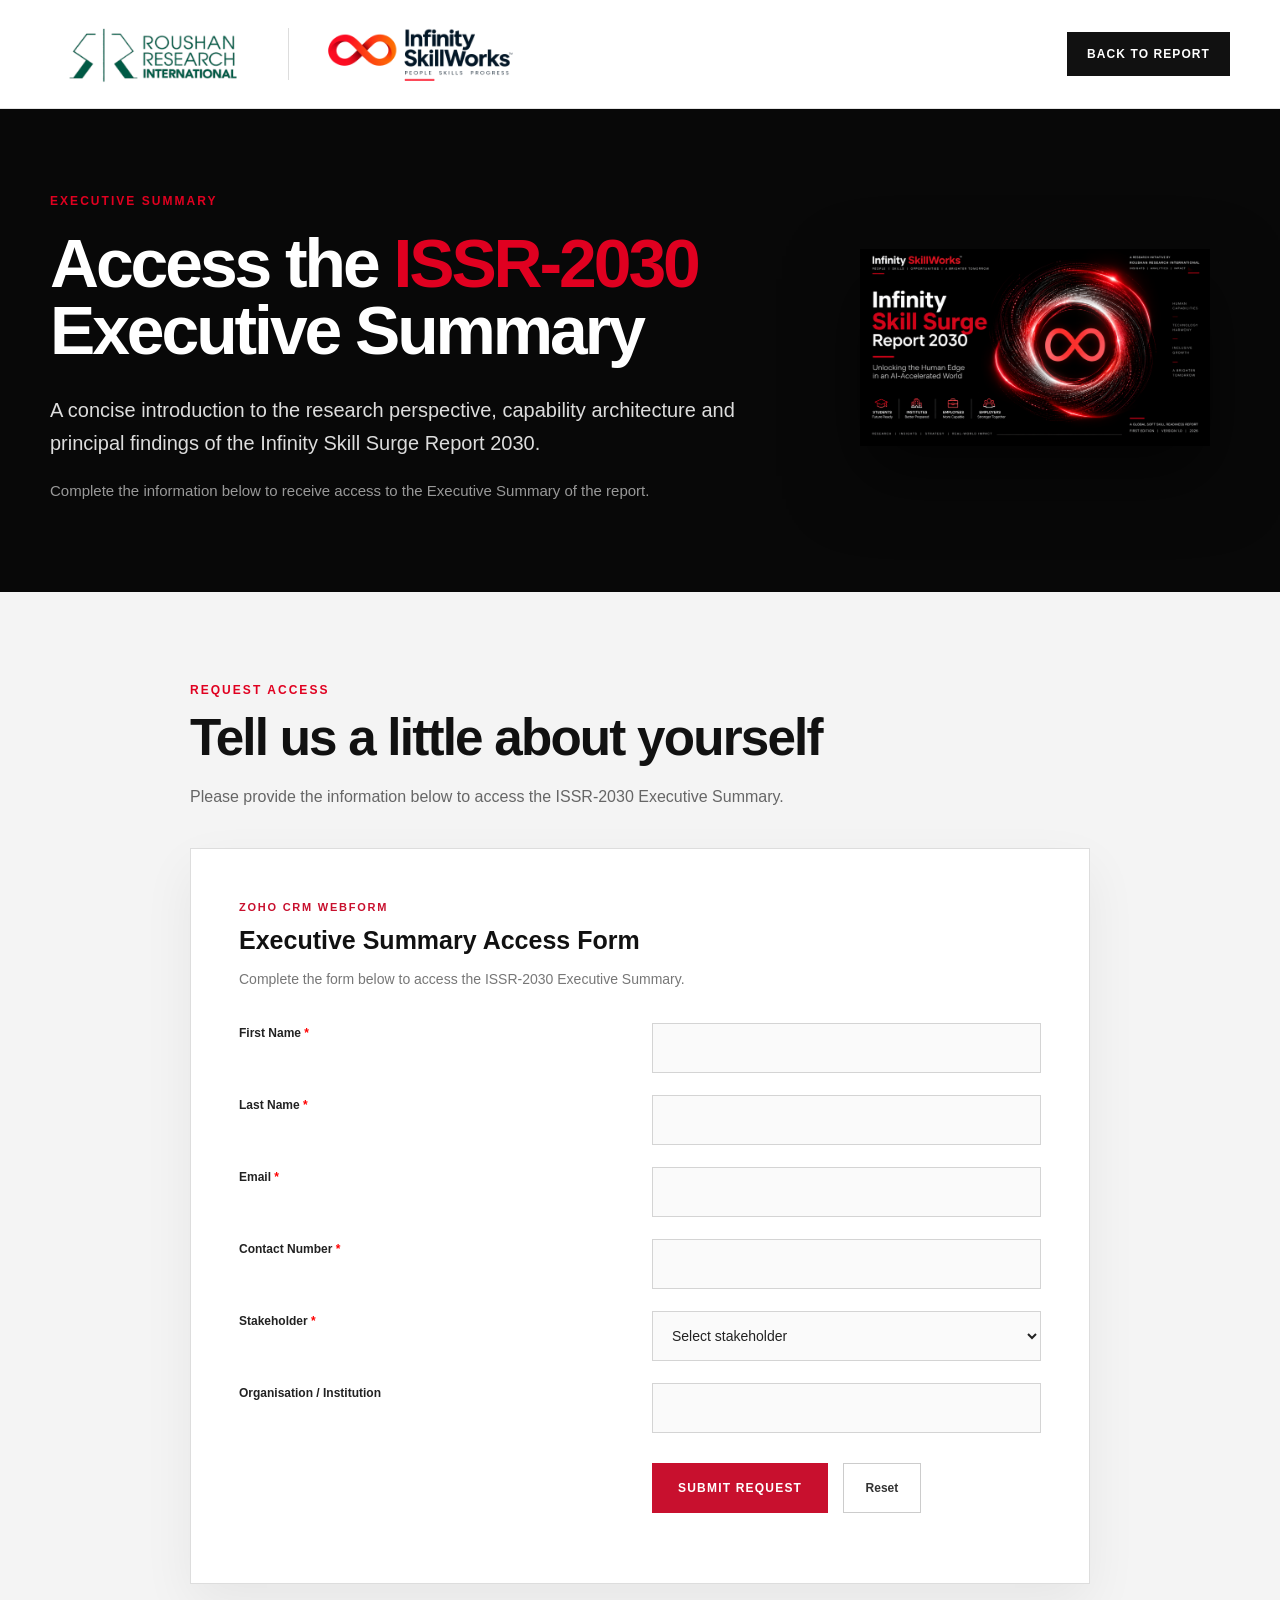
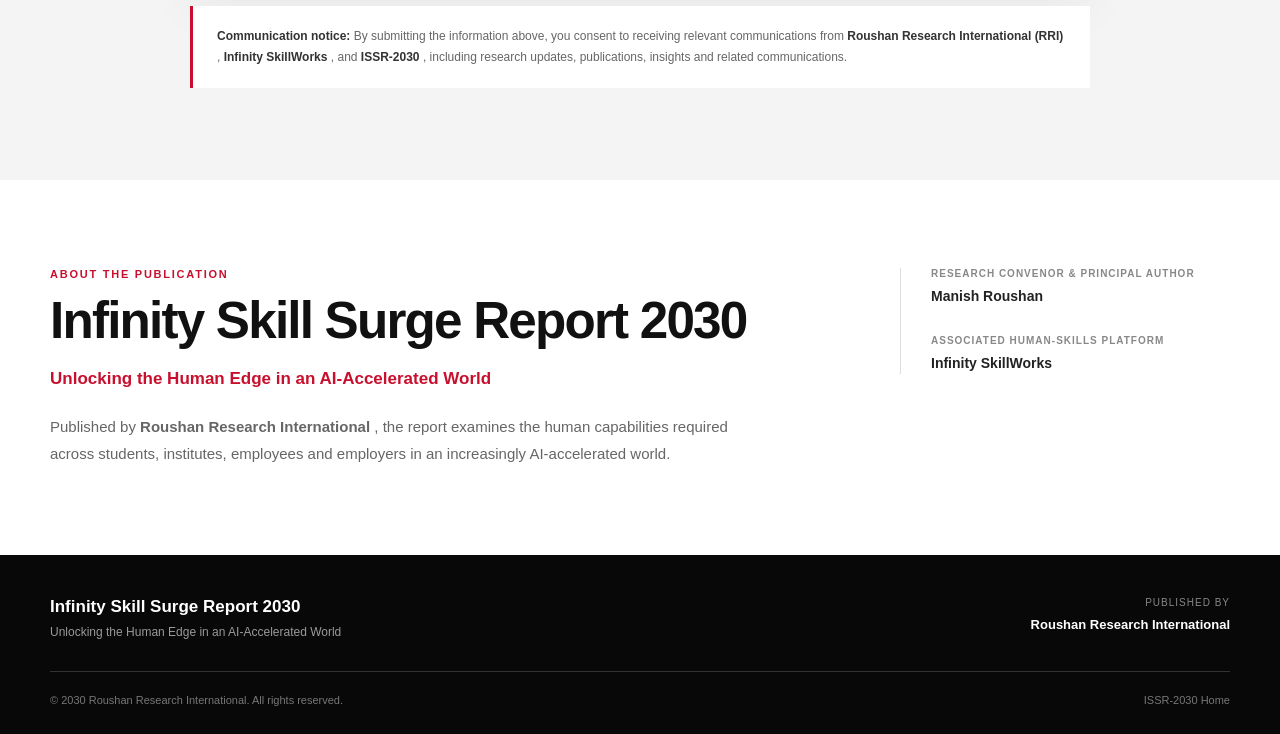
<file: executive-summary-access.html>
<!DOCTYPE html>
<html lang="en">
<head>
<meta charset="UTF-8">
<meta name="viewport" content="width=device-width, initial-scale=1.0">

<title>Executive Summary Access | Infinity Skill Surge Report 2030</title>

<meta name="description"
content="Request access to the Executive Summary of the Infinity Skill Surge Report 2030.">

<style>

/* =========================================================
   ISSR-2030 EXECUTIVE SUMMARY ACCESS
   INTEGRATED ZOHO CRM WEBFORM
   ========================================================= */

* {
    box-sizing: border-box;
}

html {
    scroll-behavior: smooth;
}

body {
    margin: 0;
    background: #ffffff;
    color: #111111;
    font-family: Arial, Helvetica, sans-serif;
}

img {
    max-width: 100%;
    height: auto;
}

a {
    color: inherit;
}

.page-container {
    width: min(1180px, calc(100% - 64px));
    margin: 0 auto;
}


/* =========================================================
   HEADER
   ========================================================= */

.access-header {
    background: #ffffff;
    border-bottom: 1px solid #e4e4e4;
}

.access-header-inner {
    min-height: 108px;
    display: flex;
    align-items: center;
    justify-content: space-between;
    gap: 30px;
}

.access-brand {
    display: flex;
    align-items: center;
    gap: 28px;
    text-decoration: none;
}

.access-rri-logo {
    width: 210px;
    height: auto;
    display: block;
}

.access-divider {
    width: 1px;
    height: 52px;
    background: #dddddd;
}

.access-isw-logo {
    width: 205px;
    height: auto;
    display: block;
}

.back-to-report {
    display: inline-flex;
    align-items: center;
    justify-content: center;
    min-height: 44px;
    padding: 0 20px;
    background: #111111;
    color: #ffffff;
    text-decoration: none;
    font-size: 12px;
    font-weight: 800;
    letter-spacing: 0.09em;
    transition: all 0.25s ease;
}

.back-to-report:hover {
    background: #c8102e;
}


/* =========================================================
   HERO
   ========================================================= */

.access-hero {
    background: #080808;
    color: #ffffff;
    padding: 82px 0 88px;
}

.access-hero-inner {
    display: grid;
    grid-template-columns: minmax(0, 1fr) 390px;
    gap: 80px;
    align-items: center;
}

.access-eyebrow {
    display: inline-block;
    margin-bottom: 22px;
    color: #e00020;
    font-size: 12px;
    font-weight: 800;
    letter-spacing: 0.17em;
}

.access-hero h1 {
    margin: 0;
    max-width: 760px;
    color: #ffffff;
    font-size: clamp(44px, 5.3vw, 78px);
    line-height: 0.99;
    letter-spacing: -0.045em;
    font-weight: 800;
}

.access-hero h1 .red {
    color: #e00020;
}

.access-subtitle {
    max-width: 690px;
    margin: 30px 0 0;
    color: #dddddd;
    font-size: 20px;
    line-height: 1.65;
}

.access-description {
    max-width: 620px;
    margin: 18px 0 0;
    color: #999999;
    font-size: 15px;
    line-height: 1.7;
}

.access-cover {
    display: flex;
    justify-content: center;
    align-items: center;
}

.access-cover img {
    width: 100%;
    max-width: 350px;
    display: block;
    box-shadow: 0 30px 70px rgba(0,0,0,0.55);
}


/* =========================================================
   FORM SECTION
   ========================================================= */

.form-section {
    background: #f4f4f4;
    padding: 88px 0 92px;
}

.form-content {
    width: min(900px, 100%);
    margin: 0 auto;
}

.form-heading {
    margin-bottom: 38px;
}

.form-heading .access-eyebrow {
    margin-bottom: 14px;
}

.form-heading h2 {
    margin: 0;
    color: #111111;
    font-size: clamp(34px, 4vw, 52px);
    line-height: 1.05;
    letter-spacing: -0.035em;
}

.form-heading p {
    max-width: 680px;
    margin: 18px 0 0;
    color: #666666;
    font-size: 16px;
    line-height: 1.7;
}


/* =========================================================
   ZOHO FORM CONTAINER
   ========================================================= */

.zoho-box {
    background: #ffffff;
    border: 1px solid #dddddd;
    padding: 48px;
    box-shadow: 0 20px 50px rgba(0,0,0,0.06);
}

.zoho-label {
    display: inline-block;
    margin-bottom: 12px;
    color: #c8102e;
    font-size: 11px;
    font-weight: 800;
    letter-spacing: 0.16em;
}

.zoho-box h3 {
    margin: 0;
    color: #111111;
    font-size: 25px;
    line-height: 1.25;
}

.zoho-box-intro {
    margin: 12px 0 32px;
    color: #777777;
    font-size: 14px;
    line-height: 1.65;
}


/* =========================================================
   ZOHO CRM LIVE FORM
   ========================================================= */

#crmWebToEntityForm {
    width: 100%;
    margin: 0 auto;
    background: transparent;
    color: #111111;
}

#crmWebToEntityForm form {
    width: 100%;
}

#crmWebToEntityForm .zcwf_row {
    display: grid;
    grid-template-columns: 1fr 1fr;
    gap: 22px 24px;
    margin: 0 0 22px;
}

#crmWebToEntityForm .zcwf_col_lab {
    width: auto;
    float: none;
    padding: 0;
    margin: 0 0 8px;
    min-height: 0;
}

#crmWebToEntityForm .zcwf_col_lab label {
    color: #222222;
    font-size: 12px;
    font-weight: 700;
    line-height: 1.4;
}

#crmWebToEntityForm .zcwf_col_fld {
    width: auto;
    float: none;
    padding: 0;
    margin: 0;
    position: relative;
}

#crmWebToEntityForm .zcwf_col_fld input[type="text"],
#crmWebToEntityForm .zcwf_col_fld select {
    width: 100%;
    min-height: 50px;
    padding: 0 15px;
    border: 1px solid #d4d4d4 !important;
    border-radius: 0;
    background: #fafafa;
    color: #222222;
    font-family: Arial, Helvetica, sans-serif;
    font-size: 14px;
    outline: none;
}

#crmWebToEntityForm .zcwf_col_fld select {
    padding-right: 12px;
}

#crmWebToEntityForm .zcwf_col_fld input[type="text"]:focus,
#crmWebToEntityForm .zcwf_col_fld select:focus {
    border-color: #c8102e !important;
    background: #ffffff;
    box-shadow: 0 0 0 2px rgba(200,16,46,0.08);
}

#crmWebToEntityForm .zcwf_col_help {
    display: none;
}

#crmWebToEntityForm .zcwf_row:after,
#crmWebToEntityForm .zcwf_col_fld:after {
    display: none;
}


/* SUBMIT BUTTON */

#crmWebToEntityForm .formsubmit.zcwf_button {
    min-height: 50px;
    margin: 8px 10px 0 0;
    padding: 0 26px;
    border: 0 !important;
    border-radius: 0;
    background: #c8102e !important;
    color: #ffffff !important;
    font-size: 12px;
    font-weight: 800;
    letter-spacing: 0.1em;
    cursor: pointer;
    max-width: none;
    overflow: visible;
    white-space: normal;
}

#crmWebToEntityForm .formsubmit.zcwf_button:hover {
    background: #a90d27 !important;
}


/* RESET BUTTON */

#crmWebToEntityForm input[type="reset"].zcwf_button {
    min-height: 50px;
    margin: 8px 0 0;
    padding: 0 22px;
    border: 1px solid #cccccc;
    border-radius: 0;
    background: #ffffff;
    color: #333333;
    font-size: 12px;
    font-weight: 700;
    cursor: pointer;
}

#crmWebToEntityForm input[type="reset"].zcwf_button:hover {
    background: #f1f1f1;
}


/* =========================================================
   COMMUNICATION NOTICE
   ========================================================= */

.communication-notice {
    margin-top: 22px;
    padding: 20px 24px;
    border-left: 3px solid #c8102e;
    background: #ffffff;
}

.communication-notice p {
    margin: 0;
    color: #666666;
    font-size: 12px;
    line-height: 1.75;
}

.communication-notice strong {
    color: #333333;
}


/* =========================================================
   PUBLICATION INFORMATION
   ========================================================= */

.publication-section {
    background: #ffffff;
    padding: 88px 0;
}

.publication-grid {
    display: grid;
    grid-template-columns: minmax(0,1fr) 330px;
    gap: 80px;
    align-items: start;
}

.publication-eyebrow {
    display: block;
    margin-bottom: 14px;
    color: #c8102e;
    font-size: 11px;
    font-weight: 800;
    letter-spacing: 0.16em;
}

.publication-section h2 {
    margin: 0;
    color: #111111;
    font-size: clamp(34px,4vw,54px);
    line-height: 1.05;
    letter-spacing: -0.035em;
}

.publication-tagline {
    margin: 18px 0 22px;
    color: #c8102e;
    font-size: 17px;
    line-height: 1.5;
    font-weight: 600;
}

.publication-description {
    max-width: 720px;
    margin: 0;
    color: #666666;
    font-size: 15px;
    line-height: 1.8;
}

.publication-meta {
    border-left: 1px solid #dddddd;
    padding-left: 30px;
}

.meta-item {
    margin-bottom: 28px;
}

.meta-item:last-child {
    margin-bottom: 0;
}

.meta-item span {
    display: block;
    margin-bottom: 7px;
    color: #888888;
    font-size: 10px;
    font-weight: 800;
    letter-spacing: 0.1em;
    text-transform: uppercase;
}

.meta-item strong {
    display: block;
    color: #222222;
    font-size: 14px;
    line-height: 1.5;
}


/* =========================================================
   FOOTER
   ========================================================= */

.access-footer {
    background: #080808;
    color: #ffffff;
    padding: 42px 0 28px;
}

.footer-top {
    display: flex;
    justify-content: space-between;
    gap: 40px;
    padding-bottom: 32px;
    border-bottom: 1px solid #333333;
}

.footer-title {
    margin: 0;
    font-size: 17px;
    font-weight: 800;
}

.footer-subtitle {
    margin: 8px 0 0;
    color: #999999;
    font-size: 12px;
}

.footer-publisher {
    text-align: right;
}

.footer-publisher span {
    display: block;
    margin-bottom: 7px;
    color: #888888;
    font-size: 10px;
    letter-spacing: 0.1em;
    text-transform: uppercase;
}

.footer-publisher strong {
    font-size: 13px;
}

.footer-bottom {
    display: flex;
    justify-content: space-between;
    gap: 30px;
    padding-top: 22px;
}

.footer-bottom p,
.footer-bottom a {
    margin: 0;
    color: #777777;
    font-size: 11px;
    text-decoration: none;
}

.footer-bottom a:hover {
    color: #ffffff;
}


/* =========================================================
   RESPONSIVE
   ========================================================= */

@media (max-width: 900px) {

    .page-container {
        width: min(100% - 40px, 720px);
    }

    .access-header-inner {
        min-height: 90px;
    }

    .access-rri-logo,
    .access-isw-logo {
        width: 165px;
    }

    .access-brand {
        gap: 18px;
    }

    .access-hero {
        padding: 64px 0 70px;
    }

    .access-hero-inner {
        grid-template-columns: 1fr;
        gap: 48px;
    }

    .access-cover {
        justify-content: flex-start;
    }

    .access-cover img {
        max-width: 300px;
    }

    .publication-grid {
        grid-template-columns: 1fr;
        gap: 42px;
    }

    .publication-meta {
        border-left: none;
        border-top: 1px solid #dddddd;
        padding: 28px 0 0;
    }
}


@media (max-width: 620px) {

    .page-container {
        width: calc(100% - 32px);
    }

    .access-header-inner {
        min-height: 78px;
        gap: 12px;
    }

    .access-brand {
        gap: 12px;
    }

    .access-rri-logo {
        width: 110px;
    }

    .access-isw-logo {
        width: 120px;
    }

    .access-divider {
        height: 35px;
    }

    .back-to-report {
        min-height: 38px;
        padding: 0 10px;
        font-size: 9px;
    }

    .access-hero {
        padding: 52px 0 58px;
    }

    .access-hero h1 {
        font-size: 43px;
    }

    .access-subtitle {
        font-size: 17px;
    }

    .form-section {
        padding: 58px 0;
    }

    .zoho-box {
        padding: 28px 20px;
    }

    #crmWebToEntityForm .zcwf_row {
        grid-template-columns: 1fr;
        gap: 0;
        margin-bottom: 18px;
    }

    .publication-section {
        padding: 58px 0;
    }

    .footer-top,
    .footer-bottom {
        flex-direction: column;
    }

    .footer-publisher {
        text-align: left;
    }
}

</style>
</head>


<body>


<!-- =====================================================
     HEADER
     ===================================================== -->

<header class="access-header">

    <div class="page-container access-header-inner">

        <a
            href="index.html"
            class="access-brand"
            aria-label="ISSR-2030 Home"
        >

            <img
                src="assets/RRI-Logo.png"
                alt="Roushan Research International"
                class="access-rri-logo"
            >

            <span class="access-divider"></span>

            <img
                src="assets/Infinity-SkillWorks-Logo.png"
                alt="Infinity SkillWorks"
                class="access-isw-logo"
            >

        </a>


        <a
            href="index.html"
            class="back-to-report"
        >
            BACK TO REPORT
        </a>

    </div>

</header>


<main>


<!-- =====================================================
     HERO
     ===================================================== -->

<section class="access-hero">

    <div class="page-container access-hero-inner">

        <div>

            <span class="access-eyebrow">
                EXECUTIVE SUMMARY
            </span>

            <h1>
                Access the
                <span class="red">ISSR-2030</span>
                Executive Summary
            </h1>

            <p class="access-subtitle">
                A concise introduction to the research perspective,
                capability architecture and principal findings of the
                Infinity Skill Surge Report 2030.
            </p>

            <p class="access-description">
                Complete the information below to receive access to
                the Executive Summary of the report.
            </p>

        </div>


        <div class="access-cover">

            <img
                src="assets/Infinity-Skill-Surge-Report-2030-Cover.png"
                alt="Official Infinity Skill Surge Report 2030 publication cover"
            >

        </div>

    </div>

</section>


<!-- =====================================================
     FORM
     ===================================================== -->

<section class="form-section">

    <div class="page-container form-content">


        <div class="form-heading">

            <span class="access-eyebrow">
                REQUEST ACCESS
            </span>

            <h2>
                Tell us a little about yourself
            </h2>

            <p>
                Please provide the information below to access the
                ISSR-2030 Executive Summary.
            </p>

        </div>


        <!-- =================================================
             LIVE ZOHO CRM WEBFORM
             ================================================= -->

        <div class="zoho-box">

            <span class="zoho-label">
                ZOHO CRM WEBFORM
            </span>

            <h3>
                Executive Summary Access Form
            </h3>

            <p class="zoho-box-intro">
                Complete the form below to access the ISSR-2030
                Executive Summary.
            </p>


            <div
                id="crmWebToEntityForm"
                class="zcwf_lblLeft crmWebToEntityForm"
            >

                <meta
                    name="viewport"
                    content="width=device-width, initial-scale=1.0"
                >

                <meta
                    http-equiv="content-type"
                    content="text/html;charset=UTF-8"
                >


                <form
                    id="webform1358351000000467595"
                    action="https://crm.zoho.in/crm/WebToLeadForm"
                    name="WebToLeads1358351000000467595"
                    method="POST"
                    onSubmit='javascript:document.charset="UTF-8"; return checkMandatory1358351000000467595()'
                    accept-charset="UTF-8"
                >


                    <!-- DO NOT REMOVE -->

                    <input
                        type="text"
                        style="display:none;"
                        name="xnQsjsdp"
                        value="ed4839fb23f93872fd3a1be8add6d34e8c202f4a96eace19b4f51f338186df66"
                    >

                    <input
                        type="hidden"
                        name="zc_gad"
                        id="zc_gad"
                        value=""
                    >

                    <input
                        type="text"
                        style="display:none;"
                        name="xmIwtLD"
                        value="d597c21bde0a5a524eb07c9b7025b21ab299cf62f58d662f01a435877c27ac534fc27e3eb2c5aa481f43963e2f02ae56"
                    >

                    <input
                        type="text"
                        style="display:none;"
                        name="actionType"
                        value="TGVhZHM="
                    >

                    <input
                        type="text"
                        style="display:none;"
                        name="returnURL"
                        value="https://rezmatic.github.io/ISSR/executive-summary-success.html"
                    >


                    <!-- FIRST NAME -->

                    <div class="zcwf_row">

                        <div class="zcwf_col_lab">

                            <label for="First_Name">
                                First Name
                                <span style="color:red;">*</span>
                            </label>

                        </div>

                        <div class="zcwf_col_fld">

                            <input
                                type="text"
                                id="First_Name"
                                aria-required="true"
                                aria-label="First Name"
                                name="First Name"
                                maxlength="40"
                            >

                        </div>

                    </div>


                    <!-- LAST NAME -->

                    <div class="zcwf_row">

                        <div class="zcwf_col_lab">

                            <label for="Last_Name">
                                Last Name
                                <span style="color:red;">*</span>
                            </label>

                        </div>

                        <div class="zcwf_col_fld">

                            <input
                                type="text"
                                id="Last_Name"
                                aria-required="true"
                                aria-label="Last Name"
                                name="Last Name"
                                maxlength="80"
                            >

                        </div>

                    </div>


                    <!-- EMAIL -->

                    <div class="zcwf_row">

                        <div class="zcwf_col_lab">

                            <label for="Email">
                                Email
                                <span style="color:red;">*</span>
                            </label>

                        </div>

                        <div class="zcwf_col_fld">

                            <input
                                type="text"
                                ftype="email"
                                autocomplete="false"
                                id="Email"
                                aria-required="true"
                                aria-label="Email"
                                name="Email"
                                maxlength="100"
                            >

                        </div>

                    </div>


                    <!-- PHONE -->

                    <div class="zcwf_row">

                        <div class="zcwf_col_lab">

                            <label for="Phone">
                                Contact Number
                                <span style="color:red;">*</span>
                            </label>

                        </div>

                        <div class="zcwf_col_fld">

                            <input
                                type="text"
                                id="Phone"
                                aria-required="true"
                                aria-label="Contact Number"
                                name="Phone"
                                maxlength="30"
                            >

                        </div>

                    </div>


                    <!-- STAKEHOLDER -->

                    <div class="zcwf_row">

                        <div class="zcwf_col_lab">

                            <label for="LEADCF1">
                                Stakeholder
                                <span style="color:red;">*</span>
                            </label>

                        </div>

                        <div class="zcwf_col_fld">

                            <select
                                id="LEADCF1"
                                name="LEADCF1"
                                aria-required="true"
                                aria-label="Stakeholder"
                                onChange="addAriaSelected1358351000000467595()"
                            >

                                <option value="-None-">
                                    Select stakeholder
                                </option>

                                <option value="Student">
                                    Student
                                </option>

                                <option value="Institute">
                                    Institute
                                </option>

                                <option value="Employee">
                                    Employee
                                </option>

                                <option value="Employer">
                                    Employer
                                </option>

                            </select>

                        </div>

                    </div>


                    <!-- ORGANISATION -->

                    <div class="zcwf_row">

                        <div class="zcwf_col_lab">

                            <label for="Company">
                                Organisation / Institution
                            </label>

                        </div>

                        <div class="zcwf_col_fld">

                            <input
                                type="text"
                                id="Company"
                                aria-required="false"
                                aria-label="Organisation / Institution"
                                name="Company"
                                maxlength="200"
                            >

                        </div>

                    </div>


                    <!-- HONEYPOT -->

                    <input
                        type="text"
                        style="display:none;"
                        name="aG9uZXlwb3Q"
                        value=""
                    >


                    <!-- SUBMIT -->

                    <div class="zcwf_row">

                        <div class="zcwf_col_lab">
                        </div>

                        <div class="zcwf_col_fld">

                            <input
                                type="submit"
                                id="formsubmit"
                                role="button"
                                class="formsubmit zcwf_button"
                                value="SUBMIT REQUEST"
                                aria-label="Submit Request"
                                title="Submit Request"
                            >

                            <input
                                type="reset"
                                class="zcwf_button"
                                role="button"
                                name="reset"
                                value="Reset"
                                aria-label="Reset"
                                title="Reset"
                            >

                        </div>

                    </div>


                    <!-- =================================================
                         ZOHO VALIDATION
                         ================================================= -->

                    <script>

                    function addAriaSelected1358351000000467595() {

                        var optionElem = event.target;

                        var previousSelectedOption =
                            optionElem.querySelector(
                                '[aria-selected=true]'
                            );

                        if (previousSelectedOption) {

                            previousSelectedOption
                                .removeAttribute('aria-selected');

                        }

                        optionElem
                            .querySelectorAll('option')
                            [optionElem.selectedIndex]
                            .ariaSelected = 'true';

                    }


                    function validateEmail1358351000000467595() {

                        var form =
                            document.forms[
                                'WebToLeads1358351000000467595'
                            ];

                        var emailFld =
                            form.querySelectorAll('[ftype=email]');

                        var i;

                        for (i = 0; i < emailFld.length; i++) {

                            var emailVal =
                                emailFld[i].value;

                            if (
                                emailVal
                                    .replace(/^\s+|\s+$/g, '')
                                    .length != 0
                            ) {

                                var atpos =
                                    emailVal.indexOf('@');

                                var dotpos =
                                    emailVal.lastIndexOf('.');

                                if (
                                    atpos < 1 ||
                                    dotpos < atpos + 2 ||
                                    dotpos + 2 >= emailVal.length
                                ) {

                                    alert(
                                        'Please enter a valid email address.'
                                    );

                                    emailFld[i].focus();

                                    return false;

                                }

                            }

                        }

                        return true;

                    }


                    function checkMandatory1358351000000467595() {

                        var mndFileds =
                            new Array(
                                'First Name',
                                'Last Name',
                                'Email',
                                'Phone',
                                'LEADCF1'
                            );

                        var fldLangVal =
                            new Array(
                                'First Name',
                                'Last Name',
                                'Email',
                                'Contact Number',
                                'Stakeholder'
                            );


                        for (
                            i = 0;
                            i < mndFileds.length;
                            i++
                        ) {

                            var fieldObj =
                                document.forms[
                                    'WebToLeads1358351000000467595'
                                ][mndFileds[i]];


                            if (fieldObj) {

                                if (
                                    (
                                        fieldObj.value
                                            .replace(
                                                /^\s+|\s+$/g,
                                                ''
                                            )
                                    ).length == 0
                                ) {

                                    alert(
                                        fldLangVal[i]
                                        + ' cannot be empty.'
                                    );

                                    fieldObj.focus();

                                    return false;

                                }


                                else if (
                                    fieldObj.nodeName == 'SELECT'
                                ) {

                                    if (
                                        fieldObj.options[
                                            fieldObj.selectedIndex
                                        ].value == '-None-'
                                    ) {

                                        alert(
                                            fldLangVal[i]
                                            + ' cannot be none.'
                                        );

                                        fieldObj.focus();

                                        return false;

                                    }

                                }

                            }

                        }


                        if (
                            !validateEmail1358351000000467595()
                        ) {

                            return false;

                        }


                        var urlparams =
                            new URLSearchParams(
                                window.location.search
                            );


                        if (
                            urlparams.has('service') &&
                            (
                                urlparams.get('service')
                                === 'smarturl'
                            )
                        ) {

                            var webform =
                                document.getElementById(
                                    'webform1358351000000467595'
                                );

                            var service =
                                urlparams.get('service');

                            var smarturlfield =
                                document.createElement('input');

                            smarturlfield.setAttribute(
                                'type',
                                'hidden'
                            );

                            smarturlfield.setAttribute(
                                'value',
                                service
                            );

                            smarturlfield.setAttribute(
                                'name',
                                'service'
                            );

                            webform.appendChild(
                                smarturlfield
                            );

                        }


                        document
                            .querySelector(
                                '#crmWebToEntityForm .formsubmit'
                            )
                            .setAttribute(
                                'disabled',
                                true
                            );


                        return true;

                    }

                    </script>


                    <!-- =================================================
                         ZOHO ANALYTICS
                         ================================================= -->

                    <script
                        id="wf_anal"
                        src="https://crm.zohopublic.in/crm/WebFormAnalyticsServeServlet?rid=[base64]&tw=a06541d1014202dcf3864939f02e947ad25e8973b7514487d63f6346fe186f60&version=v2"
                    >
                    </script>


                </form>

            </div>

        </div>


        <!-- =================================================
             COMMUNICATION NOTICE
             ================================================= -->

        <div class="communication-notice">

            <p>

                <strong>
                    Communication notice:
                </strong>

                By submitting the information above, you consent to
                receiving relevant communications from
                <strong>
                    Roushan Research International (RRI)
                </strong>,
                <strong>
                    Infinity SkillWorks
                </strong>,
                and
                <strong>
                    ISSR-2030
                </strong>,
                including research updates, publications,
                insights and related communications.

            </p>

        </div>


    </div>

</section>


<!-- =====================================================
     PUBLICATION INFORMATION
     ===================================================== -->

<section class="publication-section">

    <div class="page-container publication-grid">

        <div>

            <span class="publication-eyebrow">
                ABOUT THE PUBLICATION
            </span>

            <h2>
                Infinity Skill Surge Report 2030
            </h2>

            <p class="publication-tagline">
                Unlocking the Human Edge in an AI-Accelerated World
            </p>

            <p class="publication-description">

                Published by
                <strong>
                    Roushan Research International
                </strong>,
                the report examines the human capabilities required
                across students, institutes, employees and employers
                in an increasingly AI-accelerated world.

            </p>

        </div>


        <div class="publication-meta">

            <div class="meta-item">

                <span>
                    Research Convenor &amp; Principal Author
                </span>

                <strong>
                    Manish Roushan
                </strong>

            </div>


            <div class="meta-item">

                <span>
                    Associated Human-Skills Platform
                </span>

                <strong>
                    Infinity SkillWorks
                </strong>

            </div>

        </div>

    </div>

</section>


</main>


<!-- =====================================================
     FOOTER
     ===================================================== -->

<footer class="access-footer">

    <div class="page-container">

        <div class="footer-top">

            <div>

                <p class="footer-title">
                    Infinity Skill Surge Report 2030
                </p>

                <p class="footer-subtitle">
                    Unlocking the Human Edge in an AI-Accelerated World
                </p>

            </div>


            <div class="footer-publisher">

                <span>
                    Published by
                </span>

                <strong>
                    Roushan Research International
                </strong>

            </div>

        </div>


        <div class="footer-bottom">

            <p>
                © 2030 Roushan Research International.
                All rights reserved.
            </p>

            <a href="index.html">
                ISSR-2030 Home
            </a>

        </div>

    </div>

</footer>


</body>
</html>
</file>
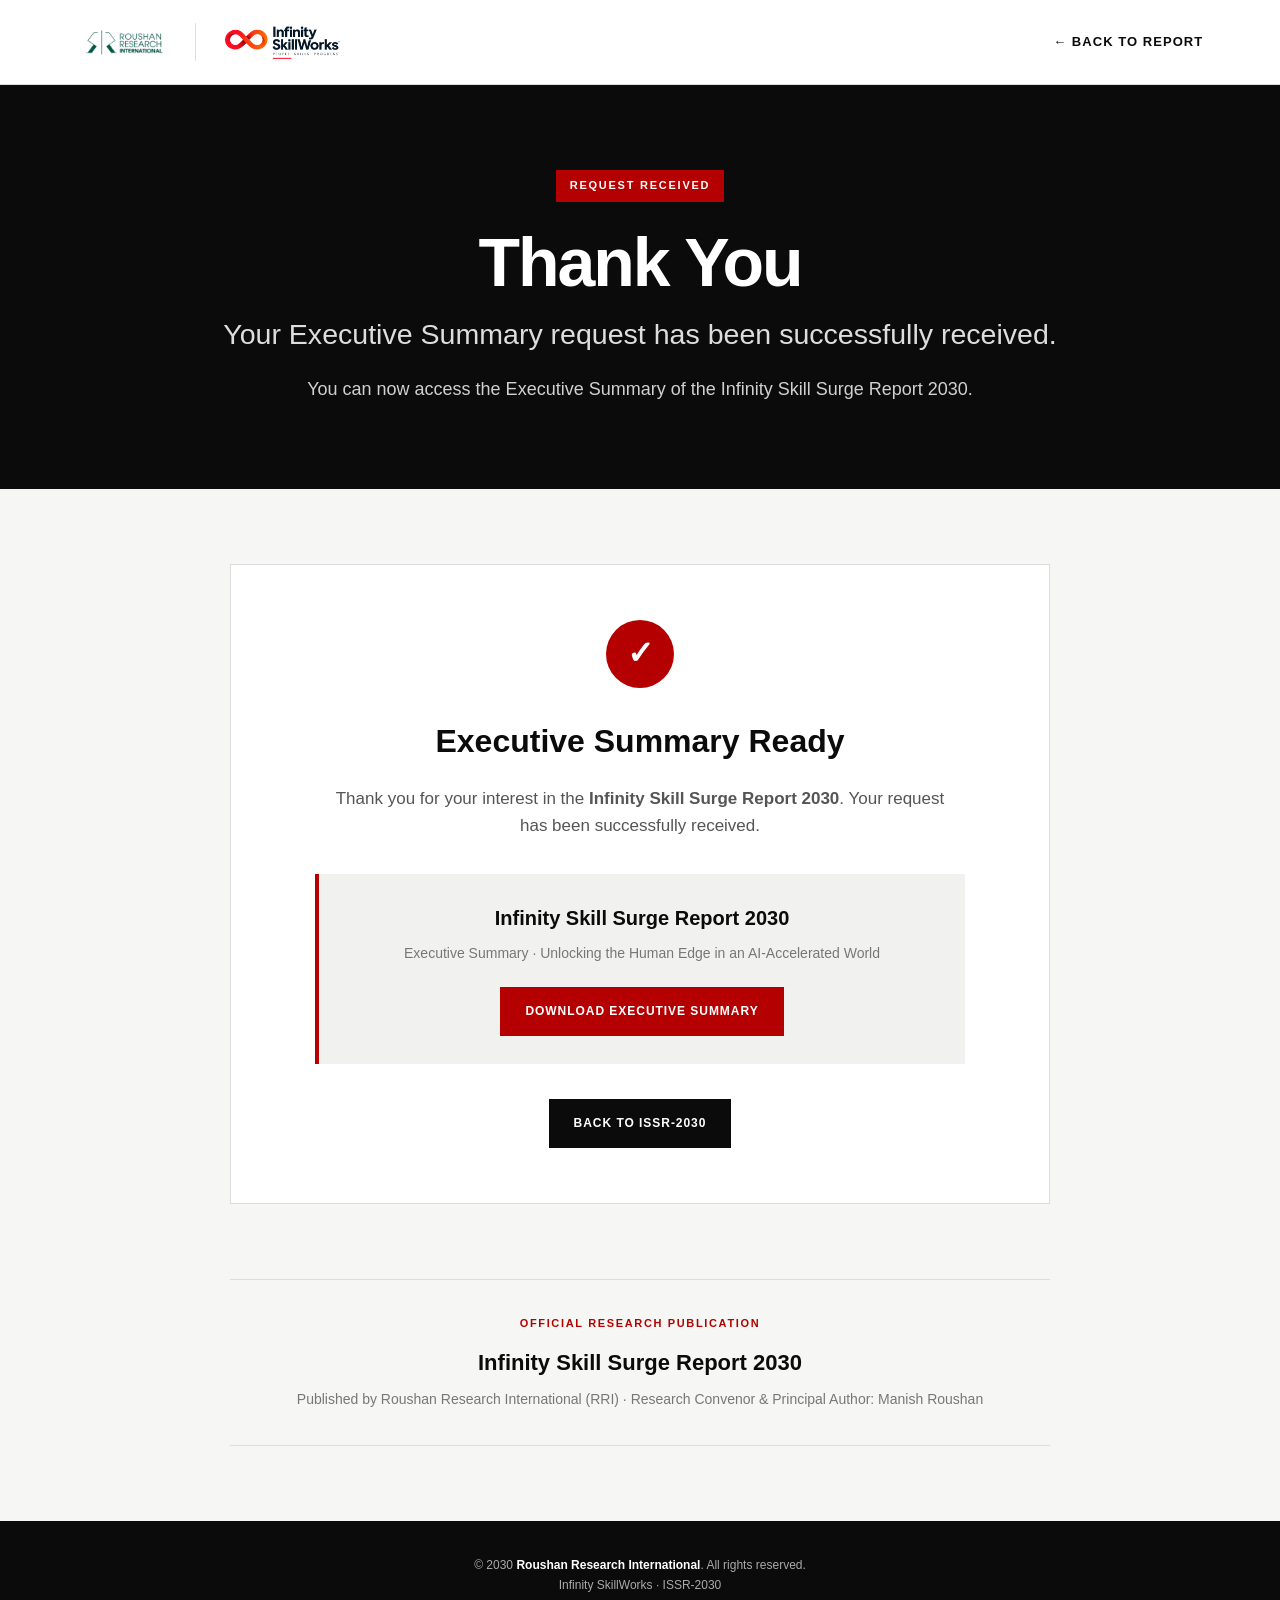
<file: executive-summary-success.html>
<!DOCTYPE html>
<html lang="en">
<head>
  <meta charset="UTF-8">

  <meta name="viewport" content="width=device-width, initial-scale=1.0">

  <title>Executive Summary | ISSR-2030</title>

  <meta
    name="description"
    content="Access the Executive Summary of the Infinity Skill Surge Report 2030."
  >

  <style>
    :root {
      --black: #0b0b0b;
      --black-soft: #151515;
      --white: #ffffff;
      --off-white: #f6f6f4;
      --grey: #777777;
      --line: #dddddd;
      --red: #b40000;
      --red-dark: #8d0000;
    }

    * {
      box-sizing: border-box;
      margin: 0;
      padding: 0;
    }

    html {
      scroll-behavior: smooth;
    }

    body {
      font-family: Arial, Helvetica, sans-serif;
      background: var(--off-white);
      color: var(--black);
      line-height: 1.6;
    }

    a {
      text-decoration: none;
      color: inherit;
    }

    .page {
      min-height: 100vh;
      display: flex;
      flex-direction: column;
    }

    /* HEADER */

    header {
      background: var(--white);
      border-bottom: 1px solid var(--line);
      padding: 18px 6%;
    }

    .header-inner {
      max-width: 1180px;
      margin: auto;
      display: flex;
      align-items: center;
      justify-content: space-between;
      gap: 30px;
    }

    .brand-group {
      display: flex;
      align-items: center;
      gap: 22px;
    }

    .brand-group img {
      max-height: 48px;
      width: auto;
      display: block;
    }

    .brand-divider {
      width: 1px;
      height: 38px;
      background: var(--line);
    }

    .back-link {
      font-size: 13px;
      font-weight: 700;
      letter-spacing: 0.08em;
      text-transform: uppercase;
      color: var(--black);
    }

    .back-link:hover {
      color: var(--red);
    }

    /* MAIN */

    main {
      flex: 1;
    }

    .hero {
      background: var(--black);
      color: var(--white);
      padding: 85px 6%;
    }

    .hero-inner {
      max-width: 1000px;
      margin: auto;
      text-align: center;
    }

    .eyebrow {
      display: inline-block;
      color: #ffffff;
      background: var(--red);
      padding: 7px 14px;
      font-size: 11px;
      font-weight: 700;
      letter-spacing: 0.16em;
      margin-bottom: 25px;
    }

    .hero h1 {
      font-size: clamp(38px, 6vw, 68px);
      line-height: 1.05;
      margin-bottom: 22px;
      letter-spacing: -0.03em;
    }

    .hero h1 span {
      display: block;
      color: #dddddd;
      font-size: 0.42em;
      line-height: 1.3;
      letter-spacing: 0;
      margin-top: 18px;
      font-weight: 400;
    }

    .hero p {
      max-width: 700px;
      margin: auto;
      color: #d0d0d0;
      font-size: 18px;
    }

    /* CONFIRMATION */

    .confirmation-section {
      padding: 75px 6%;
    }

    .confirmation-card {
      max-width: 820px;
      margin: auto;
      background: var(--white);
      border: 1px solid var(--line);
      padding: 55px;
      text-align: center;
    }

    .success-icon {
      width: 68px;
      height: 68px;
      margin: 0 auto 28px;
      border-radius: 50%;
      background: var(--red);
      color: var(--white);
      display: flex;
      align-items: center;
      justify-content: center;
      font-size: 32px;
      font-weight: 700;
    }

    .confirmation-card h2 {
      font-size: 32px;
      margin-bottom: 18px;
    }

    .confirmation-card > p {
      max-width: 620px;
      margin: 0 auto 35px;
      color: #555555;
      font-size: 17px;
    }

    .download-box {
      background: #f1f1ef;
      border-left: 4px solid var(--red);
      padding: 28px;
      margin: 35px auto;
      max-width: 650px;
    }

    .download-box h3 {
      font-size: 20px;
      margin-bottom: 8px;
    }

    .download-box p {
      color: var(--grey);
      font-size: 14px;
      margin-bottom: 22px;
    }

    /* BUTTONS */

    .actions {
      display: flex;
      justify-content: center;
      align-items: center;
      gap: 14px;
      flex-wrap: wrap;
      margin-top: 30px;
    }

    .btn {
      display: inline-block;
      padding: 14px 24px;
      font-size: 12px;
      font-weight: 700;
      letter-spacing: 0.08em;
      border: 1px solid transparent;
      transition: all 0.2s ease;
    }

    .btn-primary {
      background: var(--red);
      color: var(--white);
    }

    .btn-primary:hover {
      background: var(--black);
    }

    .btn-secondary {
      background: var(--black);
      color: var(--white);
    }

    .btn-secondary:hover {
      background: var(--white);
      color: var(--black);
      border-color: var(--black);
    }

    /* PUBLICATION INFO */

    .publication-info {
      max-width: 820px;
      margin: 0 auto 75px;
      padding: 35px;
      border-top: 1px solid var(--line);
      border-bottom: 1px solid var(--line);
      text-align: center;
    }

    .publication-info .label {
      font-size: 11px;
      font-weight: 700;
      letter-spacing: 0.15em;
      color: var(--red);
      margin-bottom: 12px;
    }

    .publication-info h3 {
      font-size: 22px;
      margin-bottom: 8px;
    }

    .publication-info p {
      color: var(--grey);
      font-size: 14px;
    }

    /* FOOTER */

    footer {
      background: var(--black);
      color: #aaaaaa;
      padding: 35px 6%;
      text-align: center;
      font-size: 12px;
    }

    footer strong {
      color: var(--white);
    }

    /* RESPONSIVE */

    @media (max-width: 700px) {

      header {
        padding: 15px 5%;
      }

      .header-inner {
        align-items: flex-start;
      }

      .brand-group {
        gap: 12px;
      }

      .brand-group img {
        max-height: 34px;
        max-width: 130px;
      }

      .brand-divider {
        height: 28px;
      }

      .back-link {
        font-size: 10px;
        text-align: right;
      }

      .hero {
        padding: 65px 5%;
      }

      .hero p {
        font-size: 16px;
      }

      .confirmation-section {
        padding: 45px 5%;
      }

      .confirmation-card {
        padding: 35px 22px;
      }

      .confirmation-card h2 {
        font-size: 26px;
      }

      .download-box {
        padding: 24px 18px;
      }

      .publication-info {
        margin-bottom: 45px;
        padding: 28px 18px;
      }

      .btn {
        width: 100%;
        max-width: 330px;
      }
    }

    @media print {
      header,
      footer,
      .actions {
        display: none;
      }

      .hero {
        color: #000;
        background: #fff;
      }
    }
  </style>
</head>

<body>

<div class="page">

  <!-- HEADER -->

  <header>
    <div class="header-inner">

      <div class="brand-group">

        <img
          src="assets/RRI-Logo.png"
          alt="Roushan Research International"
        >

        <div class="brand-divider"></div>

        <img
          src="assets/Infinity-SkillWorks-Logo.png"
          alt="Infinity SkillWorks"
        >

      </div>

      <a
        href="index.html"
        class="back-link"
      >
        ← Back to Report
      </a>

    </div>
  </header>


  <main>

    <!-- HERO -->

    <section class="hero">

      <div class="hero-inner">

        <div class="eyebrow">
          REQUEST RECEIVED
        </div>

        <h1>
          Thank You
          <span>
            Your Executive Summary request has been successfully received.
          </span>
        </h1>

        <p>
          You can now access the Executive Summary of the
          Infinity Skill Surge Report 2030.
        </p>

      </div>

    </section>


    <!-- CONFIRMATION -->

    <section class="confirmation-section">

      <div class="confirmation-card">

        <div class="success-icon">
          ✓
        </div>

        <h2>
          Executive Summary Ready
        </h2>

        <p>
          Thank you for your interest in the
          <strong>Infinity Skill Surge Report 2030</strong>.
          Your request has been successfully received.
        </p>


        <div class="download-box">

          <h3>
            Infinity Skill Surge Report 2030
          </h3>

          <p>
            Executive Summary · Unlocking the Human Edge
            in an AI-Accelerated World
          </p>

          <!-- TEMPORARY PDF LINK -->
          <!-- Replace "#" with the final PDF path when available -->

          <a
            href="publications/ISSR-2030-Executive-Summary.pdf"
            class="btn btn-primary"
            target="_blank"
            rel="noopener"
          >
            DOWNLOAD EXECUTIVE SUMMARY
          </a>

        </div>


        <div class="actions">

          <a
            href="index.html"
            class="btn btn-secondary"
          >
            BACK TO ISSR-2030
          </a>

        </div>

      </div>

    </section>


    <!-- PUBLICATION INFORMATION -->

    <section class="publication-info">

      <div class="label">
        OFFICIAL RESEARCH PUBLICATION
      </div>

      <h3>
        Infinity Skill Surge Report 2030
      </h3>

      <p>
        Published by Roushan Research International (RRI)
        · Research Convenor & Principal Author:
        Manish Roushan
      </p>

    </section>

  </main>


  <!-- FOOTER -->

  <footer>

    <p>
      © 2030 <strong>Roushan Research International</strong>.
      All rights reserved.
    </p>

    <p>
      Infinity SkillWorks · ISSR-2030
    </p>

  </footer>

</div>

</body>
</html>
</file>
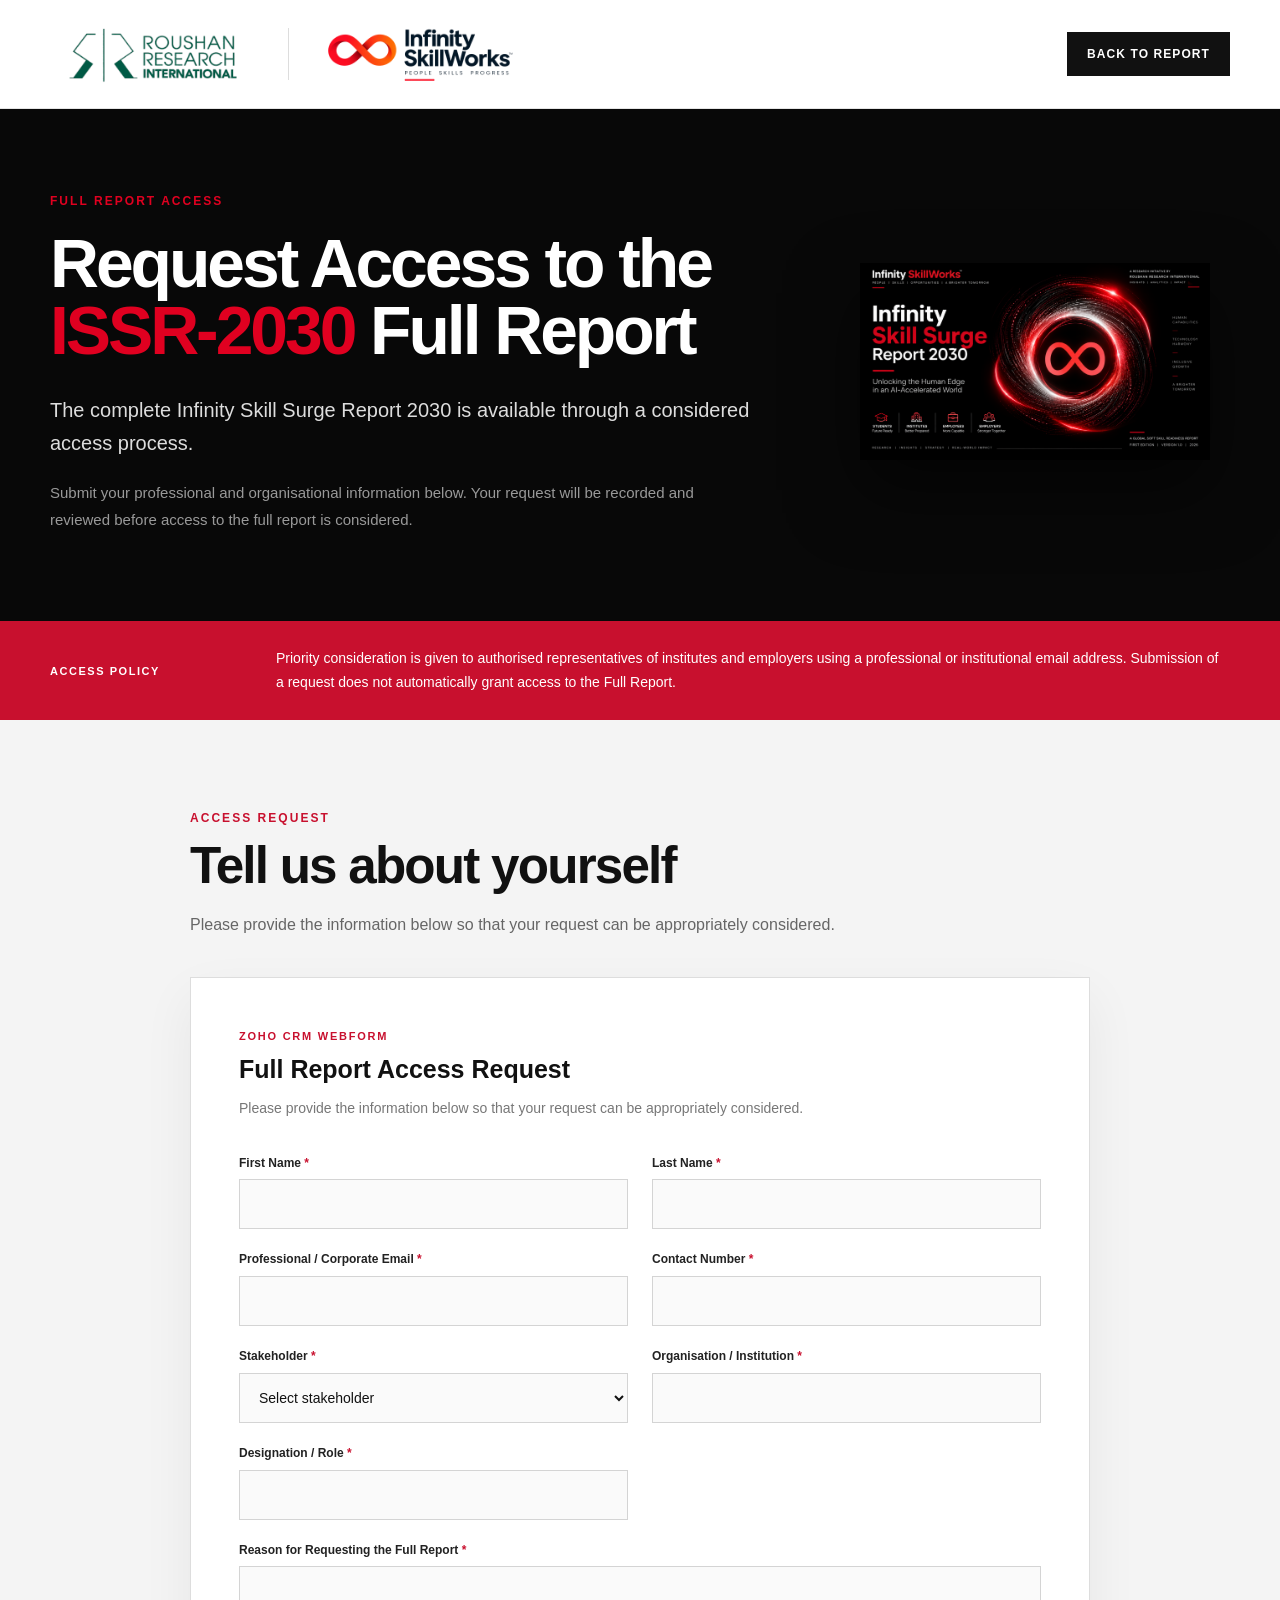
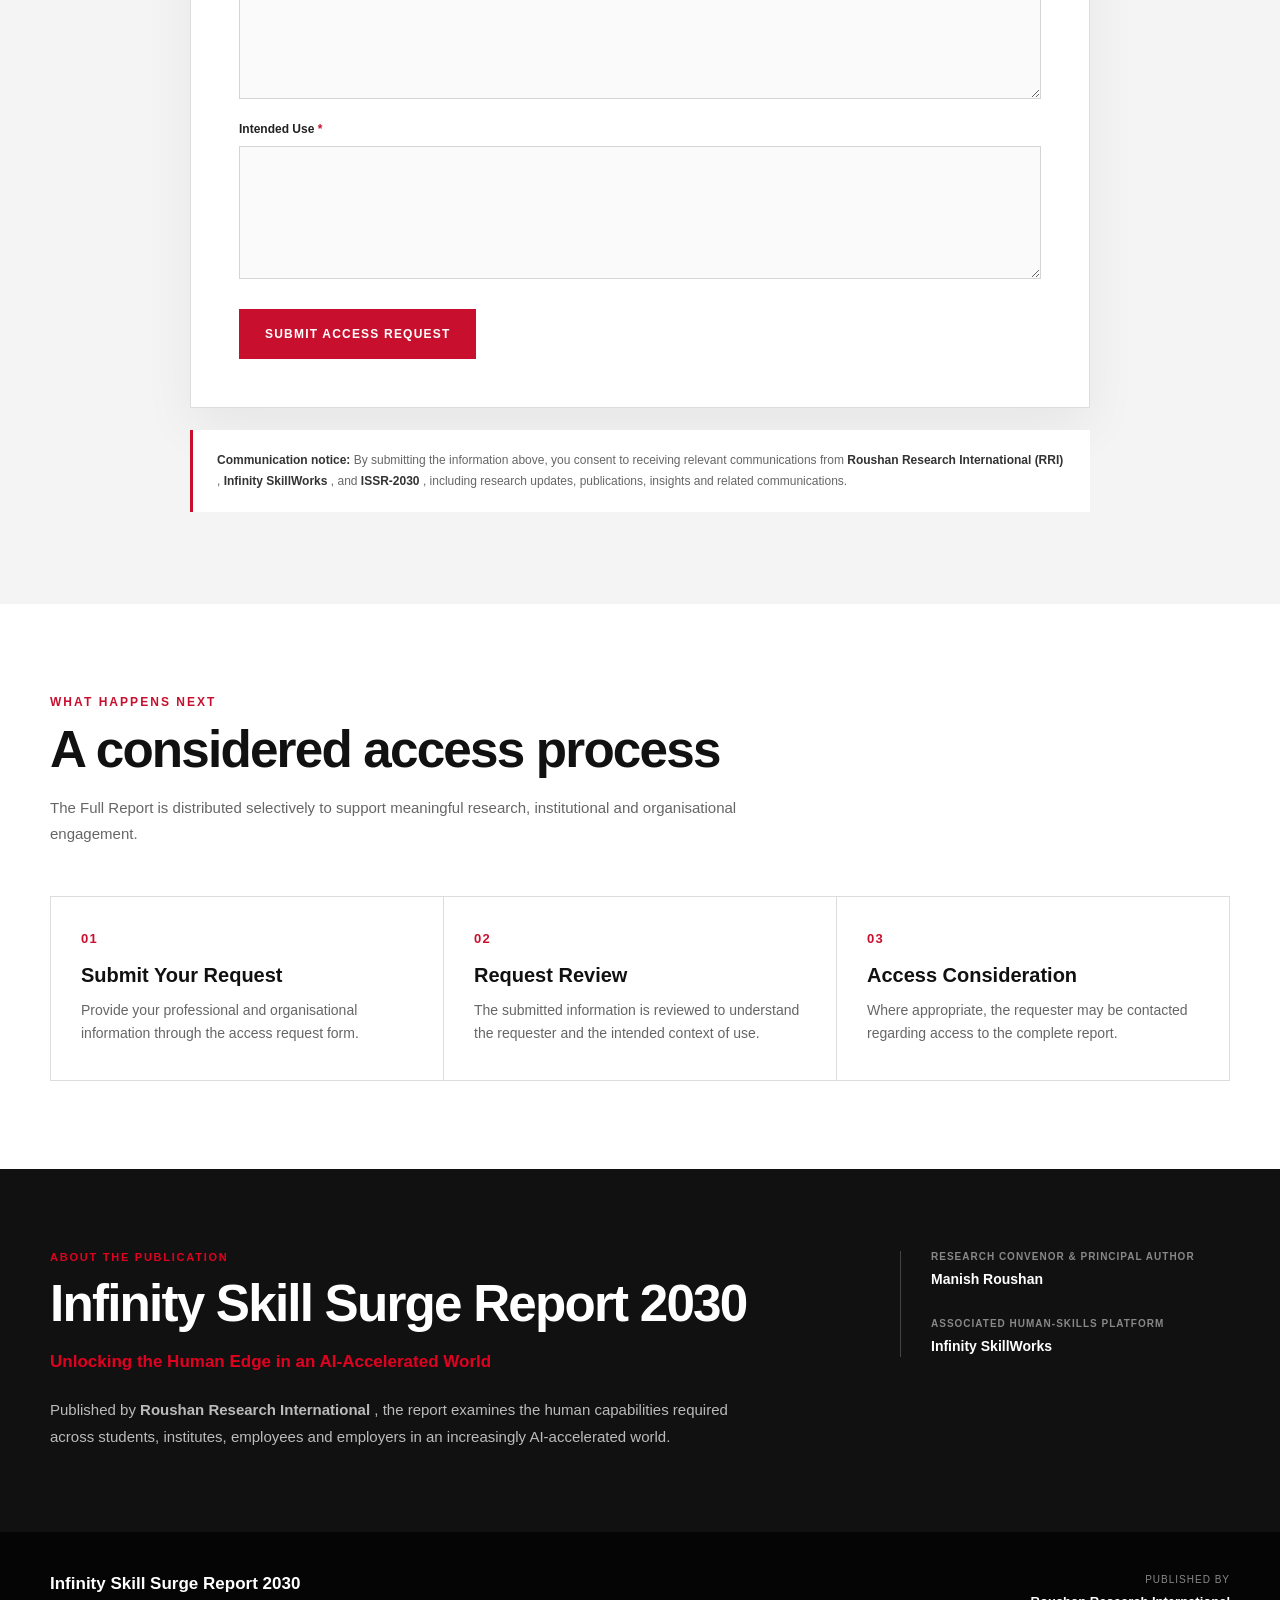
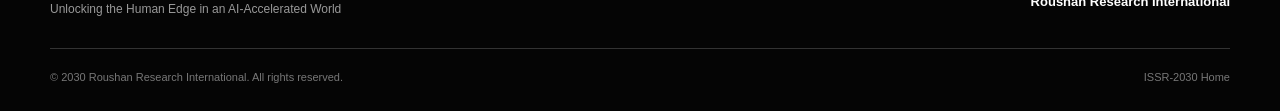
<file: full-report-request.html>
<!DOCTYPE html>
<html lang="en">

<head>

    <meta charset="UTF-8">

    <meta
        name="viewport"
        content="width=device-width, initial-scale=1.0"
    >

    <title>
        Full Report Access Request | Infinity Skill Surge Report 2030
    </title>

    <meta
        name="description"
        content="Request access to the full Infinity Skill Surge Report 2030 by Roushan Research International."
    >


    <style>

        /* =====================================================
           ISSR-2030 FULL REPORT ACCESS REQUEST
           SELF-CONTAINED PAGE
           ===================================================== */

        * {
            box-sizing: border-box;
        }


        html {
            scroll-behavior: smooth;
        }


        body {
            margin: 0;
            background: #ffffff;
            color: #111111;
            font-family:
                Arial,
                Helvetica,
                sans-serif;
        }


        img {
            max-width: 100%;
            height: auto;
        }


        a {
            color: inherit;
        }


        .page-container {
            width: min(
                1180px,
                calc(100% - 64px)
            );

            margin: 0 auto;
        }


        /* =====================================================
           HEADER
           ===================================================== */

        .access-header {
            background: #ffffff;
            border-bottom: 1px solid #e4e4e4;
        }


        .access-header-inner {
            min-height: 108px;

            display: flex;

            align-items: center;

            justify-content: space-between;

            gap: 30px;
        }


        .access-brand {
            display: flex;

            align-items: center;

            gap: 28px;

            text-decoration: none;
        }


        .access-rri-logo {
            width: 210px;
            height: auto;
            display: block;
        }


        .access-divider {
            width: 1px;
            height: 52px;
            background: #dddddd;
        }


        .access-isw-logo {
            width: 205px;
            height: auto;
            display: block;
        }


        .back-to-report {
            display: inline-flex;

            align-items: center;

            justify-content: center;

            min-height: 44px;

            padding: 0 20px;

            background: #111111;

            color: #ffffff;

            text-decoration: none;

            font-size: 12px;

            font-weight: 800;

            letter-spacing: 0.09em;

            transition:
                background 0.25s ease;
        }


        .back-to-report:hover {
            background: #c8102e;
        }


        /* =====================================================
           HERO
           ===================================================== */

        .access-hero {
            background: #080808;

            color: #ffffff;

            padding:
                82px
                0
                88px;
        }


        .access-hero-inner {
            display: grid;

            grid-template-columns:
                minmax(0, 1fr)
                390px;

            gap: 80px;

            align-items: center;
        }


        .access-eyebrow {
            display: inline-block;

            margin-bottom: 22px;

            color: #e00020;

            font-size: 12px;

            font-weight: 800;

            letter-spacing: 0.17em;
        }


        .access-hero h1 {
            margin: 0;

            max-width: 780px;

            color: #ffffff;

            font-size:
                clamp(
                    44px,
                    5.3vw,
                    78px
                );

            line-height: 0.99;

            letter-spacing: -0.045em;

            font-weight: 800;
        }


        .access-hero h1 .red {
            color: #e00020;
        }


        .access-subtitle {
            max-width: 710px;

            margin:
                30px
                0
                0;

            color: #dddddd;

            font-size: 20px;

            line-height: 1.65;
        }


        .access-description {
            max-width: 650px;

            margin:
                20px
                0
                0;

            color: #999999;

            font-size: 15px;

            line-height: 1.75;
        }


        .access-cover {
            display: flex;

            justify-content: center;

            align-items: center;
        }


        .access-cover img {
            width: 100%;

            max-width: 350px;

            display: block;

            box-shadow:
                0
                30px
                70px
                rgba(
                    0,
                    0,
                    0,
                    0.55
                );
        }


        /* =====================================================
           ACCESS POLICY
           ===================================================== */

        .policy-strip {
            background: #c8102e;

            color: #ffffff;

            padding: 26px 0;
        }


        .policy-inner {
            display: grid;

            grid-template-columns:
                190px
                1fr;

            gap: 36px;

            align-items: center;
        }


        .policy-label {
            font-size: 11px;

            font-weight: 800;

            letter-spacing: 0.14em;
        }


        .policy-text {
            margin: 0;

            font-size: 14px;

            line-height: 1.7;
        }


        /* =====================================================
           FORM SECTION
           ===================================================== */

        .form-section {
            background: #f4f4f4;

            padding:
                88px
                0
                92px;
        }


        .form-content {
            width:
                min(
                    900px,
                    100%
                );

            margin: 0 auto;
        }


        .form-heading {
            margin-bottom: 38px;
        }


        .form-heading .access-eyebrow {
            margin-bottom: 14px;

            color: #c8102e;
        }


        .form-heading h2 {
            margin: 0;

            color: #111111;

            font-size:
                clamp(
                    34px,
                    4vw,
                    52px
                );

            line-height: 1.05;

            letter-spacing: -0.035em;
        }


        .form-heading p {
            max-width: 700px;

            margin:
                18px
                0
                0;

            color: #666666;

            font-size: 16px;

            line-height: 1.75;
        }


        /* =====================================================
           ZOHO FORM CONTAINER
           ===================================================== */

        .zoho-box {
            background: #ffffff;

            border:
                1px solid
                #dddddd;

            padding: 48px;

            box-shadow:
                0
                20px
                50px
                rgba(
                    0,
                    0,
                    0,
                    0.06
                );
        }


        .zoho-label {
            display: inline-block;

            margin-bottom: 12px;

            color: #c8102e;

            font-size: 11px;

            font-weight: 800;

            letter-spacing: 0.16em;
        }


        .zoho-box h3 {
            margin: 0;

            color: #111111;

            font-size: 25px;

            line-height: 1.25;
        }


        .zoho-box-intro {
            margin:
                12px
                0
                34px;

            color: #777777;

            font-size: 14px;

            line-height: 1.65;
        }


        /* =====================================================
           ZOHO CRM FORM
           ===================================================== */

        #crmWebToEntityForm {
            width: 100%;

            margin: 0;

            padding: 0;

            background: transparent;

            color: #111111;

            text-align: left;
        }


        #crmWebToEntityForm *,
        #crmWebToEntityForm *::before,
        #crmWebToEntityForm *::after {
            box-sizing: border-box;
        }


        #crmWebToEntityForm form {
            width: 100%;

            margin: 0;

            padding: 0;
        }


        .issr-form-grid {
            display: grid;

            grid-template-columns:
                repeat(
                    2,
                    minmax(
                        0,
                        1fr
                    )
                );

            gap:
                22px
                24px;
        }


        .issr-form-field {
            display: flex;

            flex-direction: column;

            gap: 8px;

            min-width: 0;
        }


        .issr-form-field-full {
            grid-column: 1 / -1;
        }


        .issr-form-field label {
            margin: 0;

            color: #222222;

            font-family:
                Arial,
                Helvetica,
                sans-serif;

            font-size: 12px;

            line-height: 1.4;

            font-weight: 700;
        }


        .issr-form-field label span {
            color: #c8102e;
        }


        .issr-form-field input,
        .issr-form-field select,
        .issr-form-field textarea {

            width: 100% !important;

            float: none !important;

            margin: 0 !important;

            border:
                1px solid
                #d4d4d4 !important;

            border-radius: 0 !important;

            background:
                #fafafa !important;

            color:
                #111111 !important;

            font-family:
                Arial,
                Helvetica,
                sans-serif !important;

            font-size:
                14px !important;

            line-height:
                1.5 !important;

            outline: none;

            transition:
                border-color
                0.2s ease,

                background
                0.2s ease;
        }


        .issr-form-field input,
        .issr-form-field select {

            min-height: 50px;

            padding:
                0
                15px !important;
        }


        .issr-form-field textarea {

            min-height: 130px;

            padding:
                13px
                15px !important;

            resize: vertical;
        }


        .issr-form-field input:focus,
        .issr-form-field select:focus,
        .issr-form-field textarea:focus {

            border-color:
                #c8102e !important;

            background:
                #ffffff !important;

            box-shadow:
                0
                0
                0
                1px
                #c8102e;
        }


        .issr-form-field select {
            cursor: pointer;
        }


        /* =====================================================
           SUBMIT
           ===================================================== */

        .issr-submit-row {

            display: flex;

            align-items: center;

            margin-top: 30px;
        }


        #crmWebToEntityForm
        .issr-submit-row
        .formsubmit {

            display: inline-flex;

            align-items: center;

            justify-content: center;

            min-height: 50px;

            width: auto !important;

            max-width: none !important;

            margin: 0 !important;

            padding:
                0
                26px !important;

            border: 0 !important;

            border-radius: 0 !important;

            background:
                #c8102e !important;

            color:
                #ffffff !important;

            font-family:
                Arial,
                Helvetica,
                sans-serif !important;

            font-size:
                12px !important;

            font-weight:
                800 !important;

            letter-spacing:
                0.10em;

            cursor: pointer;

            white-space: nowrap;

            transition:
                background
                0.25s ease;
        }


        #crmWebToEntityForm
        .issr-submit-row
        .formsubmit:hover {

            background:
                #111111 !important;
        }


        #crmWebToEntityForm
        .issr-submit-row
        .formsubmit:disabled {

            opacity: 0.65;

            cursor: wait;
        }


        .issr-reset {
            display: none !important;
        }


        /* =====================================================
           COMMUNICATION NOTICE
           ===================================================== */

        .communication-notice {

            margin-top: 22px;

            padding:
                20px
                24px;

            border-left:
                3px solid
                #c8102e;

            background:
                #ffffff;
        }


        .communication-notice p {

            margin: 0;

            color: #666666;

            font-size: 12px;

            line-height: 1.75;
        }


        .communication-notice strong {
            color: #333333;
        }


        /* =====================================================
           ACCESS PROCESS
           ===================================================== */

        .process-section {

            background: #ffffff;

            padding:
                88px
                0;
        }


        .process-heading {

            max-width: 720px;

            margin-bottom: 48px;
        }


        .process-heading
        .access-eyebrow {

            color: #c8102e;

            margin-bottom: 14px;
        }


        .process-heading h2 {

            margin: 0;

            color: #111111;

            font-size:
                clamp(
                    34px,
                    4vw,
                    52px
                );

            line-height: 1.05;

            letter-spacing: -0.035em;
        }


        .process-heading p {

            margin:
                18px
                0
                0;

            color: #666666;

            font-size: 15px;

            line-height: 1.75;
        }


        .process-grid {

            display: grid;

            grid-template-columns:
                repeat(
                    3,
                    1fr
                );

            gap: 1px;

            background:
                #dddddd;

            border:
                1px solid
                #dddddd;
        }


        .process-card {

            background:
                #ffffff;

            padding:
                34px
                30px;
        }


        .process-number {

            display: block;

            margin-bottom: 18px;

            color:
                #c8102e;

            font-size: 13px;

            font-weight: 800;

            letter-spacing: 0.1em;
        }


        .process-card h3 {

            margin:
                0
                0
                12px;

            color:
                #111111;

            font-size:
                20px;
        }


        .process-card p {

            margin: 0;

            color:
                #666666;

            font-size:
                14px;

            line-height:
                1.7;
        }


        /* =====================================================
           PUBLICATION
           ===================================================== */

        .publication-section {

            background:
                #111111;

            color:
                #ffffff;

            padding:
                82px
                0;
        }


        .publication-grid {

            display: grid;

            grid-template-columns:
                minmax(0, 1fr)
                330px;

            gap:
                80px;

            align-items:
                start;
        }


        .publication-eyebrow {

            display: block;

            margin-bottom:
                14px;

            color:
                #e00020;

            font-size:
                11px;

            font-weight:
                800;

            letter-spacing:
                0.16em;
        }


        .publication-section h2 {

            margin: 0;

            color:
                #ffffff;

            font-size:
                clamp(
                    34px,
                    4vw,
                    54px
                );

            line-height:
                1.05;

            letter-spacing:
                -0.035em;
        }


        .publication-tagline {

            margin:
                18px
                0
                22px;

            color:
                #e00020;

            font-size:
                17px;

            line-height:
                1.5;

            font-weight:
                600;
        }


        .publication-description {

            max-width:
                720px;

            margin: 0;

            color:
                #bbbbbb;

            font-size:
                15px;

            line-height:
                1.8;
        }


        .publication-meta {

            border-left:
                1px solid
                #444444;

            padding-left:
                30px;
        }


        .meta-item {

            margin-bottom:
                28px;
        }


        .meta-item:last-child {
            margin-bottom: 0;
        }


        .meta-item span {

            display: block;

            margin-bottom:
                7px;

            color:
                #888888;

            font-size:
                10px;

            font-weight:
                800;

            letter-spacing:
                0.1em;

            text-transform:
                uppercase;
        }


        .meta-item strong {

            display: block;

            color:
                #ffffff;

            font-size:
                14px;

            line-height:
                1.5;
        }


        /* =====================================================
           FOOTER
           ===================================================== */

        .access-footer {

            background:
                #050505;

            color:
                #ffffff;

            padding:
                42px
                0
                28px;
        }


        .footer-top {

            display:
                flex;

            justify-content:
                space-between;

            gap:
                40px;

            padding-bottom:
                32px;

            border-bottom:
                1px solid
                #333333;
        }


        .footer-title {

            margin: 0;

            font-size:
                17px;

            font-weight:
                800;
        }


        .footer-subtitle {

            margin:
                8px
                0
                0;

            color:
                #999999;

            font-size:
                12px;
        }


        .footer-publisher {

            text-align:
                right;
        }


        .footer-publisher span {

            display:
                block;

            margin-bottom:
                7px;

            color:
                #888888;

            font-size:
                10px;

            letter-spacing:
                0.1em;

            text-transform:
                uppercase;
        }


        .footer-publisher strong {

            font-size:
                13px;
        }


        .footer-bottom {

            display:
                flex;

            justify-content:
                space-between;

            gap:
                30px;

            padding-top:
                22px;
        }


        .footer-bottom p,
        .footer-bottom a {

            margin: 0;

            color:
                #777777;

            font-size:
                11px;

            text-decoration:
                none;
        }


        .footer-bottom a:hover {
            color:
                #ffffff;
        }


        /* =====================================================
           RESPONSIVE
           ===================================================== */

        @media (max-width: 900px) {

            .page-container {

                width:
                    min(
                        calc(100% - 40px),
                        720px
                    );
            }


            .access-header-inner {

                min-height:
                    90px;
            }


            .access-rri-logo {
                width:
                    165px;
            }


            .access-isw-logo {
                width:
                    165px;
            }


            .access-brand {
                gap:
                    18px;
            }


            .access-hero {

                padding:
                    64px
                    0
                    70px;
            }


            .access-hero-inner {

                grid-template-columns:
                    1fr;

                gap:
                    48px;
            }


            .access-cover {

                justify-content:
                    flex-start;
            }


            .access-cover img {

                max-width:
                    300px;
            }


            .policy-inner {

                grid-template-columns:
                    1fr;

                gap:
                    12px;
            }


            .process-grid {

                grid-template-columns:
                    1fr;
            }


            .publication-grid {

                grid-template-columns:
                    1fr;

                gap:
                    42px;
            }


            .publication-meta {

                border-left:
                    none;

                border-top:
                    1px solid
                    #444444;

                padding:
                    28px
                    0
                    0;
            }

        }


        @media (max-width: 620px) {

            .page-container {

                width:
                    calc(
                        100% - 32px
                    );
            }


            .access-header-inner {

                min-height:
                    78px;

                gap:
                    12px;
            }


            .access-brand {

                gap:
                    12px;
            }


            .access-rri-logo {

                width:
                    110px;
            }


            .access-isw-logo {

                width:
                    120px;
            }


            .access-divider {

                height:
                    35px;
            }


            .back-to-report {

                min-height:
                    38px;

                padding:
                    0
                    10px;

                font-size:
                    9px;
            }


            .access-hero {

                padding:
                    52px
                    0
                    58px;
            }


            .access-hero h1 {

                font-size:
                    43px;
            }


            .access-subtitle {

                font-size:
                    17px;
            }


            .form-section {

                padding:
                    58px
                    0;
            }


            .zoho-box {

                padding:
                    28px
                    20px;
            }


            .issr-form-grid {

                grid-template-columns:
                    1fr;

                gap:
                    20px;
            }


            .issr-form-field-full {

                grid-column:
                    auto;
            }


            #crmWebToEntityForm
            .issr-submit-row
            .formsubmit {

                width:
                    100% !important;
            }


            .process-section {

                padding:
                    58px
                    0;
            }


            .process-card {

                padding:
                    28px
                    22px;
            }


            .publication-section {

                padding:
                    58px
                    0;
            }


            .footer-top,
            .footer-bottom {

                flex-direction:
                    column;
            }


            .footer-publisher {

                text-align:
                    left;
            }

        }

    </style>

</head>


<body>


    <!-- =====================================================
         HEADER
         ===================================================== -->

    <header class="access-header">

        <div class="page-container access-header-inner">

            <a
                href="index.html"
                class="access-brand"
                aria-label="ISSR-2030 Home"
            >

                <img
                    src="assets/RRI-Logo.png"
                    alt="Roushan Research International"
                    class="access-rri-logo"
                >

                <span class="access-divider"></span>

                <img
                    src="assets/Infinity-SkillWorks-Logo.png"
                    alt="Infinity SkillWorks"
                    class="access-isw-logo"
                >

            </a>


            <a
                href="index.html"
                class="back-to-report"
            >
                BACK TO REPORT
            </a>

        </div>

    </header>



    <!-- =====================================================
         MAIN
         ===================================================== -->

    <main>


        <!-- =================================================
             HERO
             ================================================= -->

        <section class="access-hero">

            <div class="page-container access-hero-inner">


                <div>

                    <span class="access-eyebrow">
                        FULL REPORT ACCESS
                    </span>


                    <h1>

                        Request Access to the

                        <span class="red">
                            ISSR-2030
                        </span>

                        Full Report

                    </h1>


                    <p class="access-subtitle">

                        The complete Infinity Skill Surge Report 2030 is
                        available through a considered access process.

                    </p>


                    <p class="access-description">

                        Submit your professional and organisational information
                        below. Your request will be recorded and reviewed before
                        access to the full report is considered.

                    </p>

                </div>



                <div class="access-cover">

                    <img
                        src="assets/Infinity-Skill-Surge-Report-2030-Cover.png"
                        alt="Official Infinity Skill Surge Report 2030 publication cover"
                    >

                </div>


            </div>

        </section>



        <!-- =================================================
             ACCESS POLICY
             ================================================= -->

        <section class="policy-strip">

            <div class="page-container policy-inner">

                <div class="policy-label">
                    ACCESS POLICY
                </div>


                <p class="policy-text">

                    Priority consideration is given to authorised
                    representatives of institutes and employers using a
                    professional or institutional email address. Submission
                    of a request does not automatically grant access to the
                    Full Report.

                </p>

            </div>

        </section>



        <!-- =================================================
             FORM SECTION
             ================================================= -->

        <section class="form-section">

            <div class="page-container form-content">


                <div class="form-heading">

                    <span class="access-eyebrow">
                        ACCESS REQUEST
                    </span>


                    <h2>
                        Tell us about yourself
                    </h2>


                    <p>

                        Please provide the information below so that your
                        request can be appropriately considered.

                    </p>

                </div>



                <!-- =================================================
                     ZOHO CRM WEBFORM
                     ================================================= -->

                <div class="zoho-box">


                    <span class="zoho-label">
                        ZOHO CRM WEBFORM
                    </span>


                    <h3>
                        Full Report Access Request
                    </h3>


                    <p class="zoho-box-intro">

                        Please provide the information below so that your
                        request can be appropriately considered.

                    </p>



                    <div
                        id="crmWebToEntityForm"
                        class="zcwf_lblLeft crmWebToEntityForm"
                    >


                        <form
                            id="webform1358351000000552030"
                            action="https://crm.zoho.in/crm/WebToLeadForm"
                            name="WebToLeads1358351000000552030"
                            method="POST"
                            onSubmit='javascript:document.charset="UTF-8"; return checkMandatory1358351000000552030()'
                            accept-charset="UTF-8"
                        >


                            <!-- =================================================
                                 ZOHO HIDDEN FIELDS
                                 DO NOT REMOVE
                                 ================================================= -->

                            <input
                                type="text"
                                style="display:none;"
                                name="xnQsjsdp"
                                value="1d166a8099f9aa085dd85cd97211987a78b30b763ffb21348080549f42cfa6c3"
                            >

                            <input
                                type="hidden"
                                name="zc_gad"
                                id="zc_gad"
                                value=""
                            >

                            <input
                                type="text"
                                style="display:none;"
                                name="xmIwtLD"
                                value="23f1d2bdb8dd6fbba134f20ba0af65e42b92019bdd827c6077e69591f02cbb37961e2718f0431438b7adb12231ca739e"
                            >

                            <input
                                type="text"
                                style="display:none;"
                                name="actionType"
                                value="TGVhZHM="
                            >

                            <input
                                type="text"
                                style="display:none;"
                                name="returnURL"
                                value="https://rezmatic.github.io/ISSR/full-report-success.html"
                            >



                            <!-- =================================================
                                 FORM FIELDS
                                 ================================================= -->

                            <div class="issr-form-grid">


                                <!-- First Name -->

                                <div class="issr-form-field">

                                    <label for="First_Name">

                                        First Name

                                        <span>*</span>

                                    </label>


                                    <input
                                        type="text"
                                        id="First_Name"
                                        name="First Name"
                                        aria-required="true"
                                        aria-label="First Name"
                                        maxlength="40"
                                        autocomplete="given-name"
                                    >

                                </div>



                                <!-- Last Name -->

                                <div class="issr-form-field">

                                    <label for="Last_Name">

                                        Last Name

                                        <span>*</span>

                                    </label>


                                    <input
                                        type="text"
                                        id="Last_Name"
                                        name="Last Name"
                                        aria-required="true"
                                        aria-label="Last Name"
                                        maxlength="80"
                                        autocomplete="family-name"
                                    >

                                </div>



                                <!-- Email -->

                                <div class="issr-form-field">

                                    <label for="Email">

                                        Professional / Corporate Email

                                        <span>*</span>

                                    </label>


                                    <input
                                        type="text"
                                        ftype="email"
                                        id="Email"
                                        name="Email"
                                        aria-required="true"
                                        aria-label="Email"
                                        maxlength="100"
                                        autocomplete="email"
                                    >

                                </div>



                                <!-- Phone -->

                                <div class="issr-form-field">

                                    <label for="Phone">

                                        Contact Number

                                        <span>*</span>

                                    </label>


                                    <input
                                        type="text"
                                        id="Phone"
                                        name="Phone"
                                        aria-required="true"
                                        aria-label="Phone"
                                        maxlength="30"
                                        autocomplete="tel"
                                    >

                                </div>



                                <!-- Stakeholder -->

                                <div class="issr-form-field">

                                    <label for="LEADCF1">

                                        Stakeholder

                                        <span>*</span>

                                    </label>


                                    <select
                                        id="LEADCF1"
                                        name="LEADCF1"
                                        aria-required="true"
                                        aria-label="Stakeholder"
                                        onchange="addAriaSelected1358351000000552030()"
                                    >

                                        <option value="-None-">
                                            Select stakeholder
                                        </option>

                                        <option value="Student">
                                            Student
                                        </option>

                                        <option value="Institute">
                                            Institute
                                        </option>

                                        <option value="Employee">
                                            Employee
                                        </option>

                                        <option value="Employer">
                                            Employer
                                        </option>

                                    </select>

                                </div>



                                <!-- Organisation -->

                                <div class="issr-form-field">

                                    <label for="Company">

                                        Organisation / Institution

                                        <span>*</span>

                                    </label>


                                    <input
                                        type="text"
                                        id="Company"
                                        name="Company"
                                        aria-required="true"
                                        aria-label="Organization"
                                        maxlength="200"
                                    >

                                </div>



                                <!-- Designation -->

                                <div class="issr-form-field">

                                    <label for="LEADCF2">

                                        Designation / Role

                                        <span>*</span>

                                    </label>


                                    <input
                                        type="text"
                                        id="LEADCF2"
                                        name="LEADCF2"
                                        aria-required="true"
                                        aria-label="Designation / Role"
                                        maxlength="255"
                                    >

                                </div>



                                <!-- Reason -->

                                <div
                                    class="issr-form-field issr-form-field-full"
                                >

                                    <label for="LEADCF3">

                                        Reason for Requesting the Full Report

                                        <span>*</span>

                                    </label>


                                    <textarea
                                        id="LEADCF3"
                                        name="LEADCF3"
                                        aria-required="true"
                                        aria-label="Reason for Requesting the Full Report"
                                        rows="5"
                                    ></textarea>

                                </div>



                                <!-- Intended Use -->

                                <div
                                    class="issr-form-field issr-form-field-full"
                                >

                                    <label for="LEADCF4">

                                        Intended Use

                                        <span>*</span>

                                    </label>


                                    <textarea
                                        id="LEADCF4"
                                        name="LEADCF4"
                                        aria-required="true"
                                        aria-label="Intended Use"
                                        rows="5"
                                    ></textarea>

                                </div>


                            </div>



                            <!-- =================================================
                                 ZOHO HONEYPOT
                                 ================================================= -->

                            <input
                                type="text"
                                style="display:none;"
                                name="aG9uZXlwb3Q"
                                value=""
                            >



                            <!-- =================================================
                                 SUBMIT
                                 ================================================= -->

                            <div class="issr-submit-row">


                                <input
                                    type="submit"
                                    id="formsubmit"
                                    role="button"
                                    class="formsubmit zcwf_button"
                                    value="SUBMIT ACCESS REQUEST"
                                    aria-label="Submit Access Request"
                                    title="Submit Access Request"
                                >


                                <input
                                    type="reset"
                                    class="zcwf_button issr-reset"
                                    role="button"
                                    name="reset"
                                    value="Reset"
                                    aria-label="Reset"
                                    title="Reset"
                                >

                            </div>



                            <!-- =================================================
                                 ZOHO VALIDATION
                                 ================================================= -->

                            <script>

                                function addAriaSelected1358351000000552030() {

                                    var optionElem =
                                        event.target;

                                    var previousSelectedOption =
                                        optionElem.querySelector(
                                            '[aria-selected=true]'
                                        );

                                    if (previousSelectedOption) {

                                        previousSelectedOption
                                            .removeAttribute(
                                                'aria-selected'
                                            );

                                    }

                                    optionElem
                                        .querySelectorAll('option')
                                        [optionElem.selectedIndex]
                                        .ariaSelected = 'true';

                                }



                                function validateEmail1358351000000552030() {

                                    var form =
                                        document.forms[
                                            'WebToLeads1358351000000552030'
                                        ];

                                    var emailFld =
                                        form.querySelectorAll(
                                            '[ftype=email]'
                                        );

                                    var i;


                                    for (
                                        i = 0;
                                        i < emailFld.length;
                                        i++
                                    ) {

                                        var emailVal =
                                            emailFld[i].value;


                                        if (
                                            (
                                                emailVal.replace(
                                                    /^\s+|\s+$/g,
                                                    ''
                                                )
                                            ).length != 0
                                        ) {

                                            var atpos =
                                                emailVal.indexOf('@');

                                            var dotpos =
                                                emailVal.lastIndexOf('.');


                                            if (
                                                atpos < 1 ||
                                                dotpos < atpos + 2 ||
                                                dotpos + 2 >= emailVal.length
                                            ) {

                                                alert(
                                                    'Please enter a valid email address.'
                                                );

                                                emailFld[i].focus();

                                                return false;

                                            }

                                        }

                                    }


                                    return true;

                                }



                                function checkMandatory1358351000000552030(isAjax) {

                                    var mndFileds =
                                        new Array(

                                            'Company',
                                            'First Name',
                                            'Last Name',
                                            'Email',
                                            'Phone',
                                            'LEADCF1',
                                            'LEADCF2',
                                            'LEADCF3',
                                            'LEADCF4'

                                        );


                                    var fldLangVal =
                                        new Array(

                                            'Organization',
                                            'First Name',
                                            'Last Name',
                                            'Email',
                                            'Phone',
                                            'Stakeholder',
                                            'Designation / Role',
                                            'Reason for Requesting the Full Report',
                                            'Intended Use'

                                        );


                                    var i;


                                    for (
                                        i = 0;
                                        i < mndFileds.length;
                                        i++
                                    ) {


                                        var fieldObj =
                                            document.forms[
                                                'WebToLeads1358351000000552030'
                                            ][
                                                mndFileds[i]
                                            ];


                                        if (fieldObj) {


                                            if (
                                                (
                                                    fieldObj.value
                                                    .replace(
                                                        /^\s+|\s+$/g,
                                                        ''
                                                    )
                                                ).length == 0
                                            ) {


                                                if (
                                                    fieldObj.type == 'file'
                                                ) {

                                                    alert(
                                                        'Please select a file to upload.'
                                                    );

                                                }

                                                else if (
                                                    fieldObj.nodeName ==
                                                    'SELECT'
                                                ) {

                                                    alert(
                                                        fldLangVal[i] +
                                                        ' cannot be none.'
                                                    );

                                                }

                                                else {

                                                    alert(
                                                        fldLangVal[i] +
                                                        ' cannot be empty.'
                                                    );

                                                }


                                                fieldObj.focus();

                                                return false;

                                            }


                                            else if (
                                                fieldObj.nodeName ==
                                                'SELECT'
                                            ) {


                                                if (
                                                    fieldObj
                                                        .options[
                                                            fieldObj
                                                                .selectedIndex
                                                        ]
                                                        .value ==
                                                    '-None-'
                                                ) {

                                                    alert(
                                                        fldLangVal[i] +
                                                        ' cannot be none.'
                                                    );

                                                    fieldObj.focus();

                                                    return false;

                                                }

                                            }


                                            else if (
                                                fieldObj.type ==
                                                'checkbox'
                                            ) {


                                                if (
                                                    fieldObj.checked ==
                                                    false
                                                ) {

                                                    alert(
                                                        'Please accept ' +
                                                        fldLangVal[i]
                                                    );

                                                    fieldObj.focus();

                                                    return false;

                                                }

                                            }


                                            try {

                                                if (
                                                    fieldObj.name ==
                                                    'Last Name'
                                                ) {

                                                    name =
                                                        fieldObj.value;

                                                }

                                            }

                                            catch (e) {}

                                        }

                                    }


                                    if (
                                        !validateEmail1358351000000552030()
                                    ) {

                                        return false;

                                    }


                                    var urlparams =
                                        new URLSearchParams(
                                            window.location.search
                                        );


                                    if (
                                        urlparams.has('service') &&
                                        (
                                            urlparams.get('service') ===
                                            'smarturl'
                                        )
                                    ) {


                                        var webform =
                                            document.getElementById(
                                                'webform1358351000000552030'
                                            );


                                        var service =
                                            urlparams.get('service');


                                        var smarturlfield =
                                            document.createElement(
                                                'input'
                                            );


                                        smarturlfield.setAttribute(
                                            'type',
                                            'hidden'
                                        );


                                        smarturlfield.setAttribute(
                                            'value',
                                            service
                                        );


                                        smarturlfield.setAttribute(
                                            'name',
                                            'service'
                                        );


                                        webform.appendChild(
                                            smarturlfield
                                        );

                                    }


                                    document.querySelector(
                                        '#crmWebToEntityForm .formsubmit'
                                    ).setAttribute(
                                        'disabled',
                                        true
                                    );


                                    return true;

                                }



                                _wFa_ajax_will_be_replaced =
                                    false;


                                if (
                                    typeof _wfa_fstprtcken ==
                                    'undefined'
                                ) {

                                    _wfa_fstprtcken = {};

                                }


                                _wfa_fstprtcken[
                                    1358351000000552030
                                ] = true;

                            </script>



                            <!-- =================================================
                                 ZOHO ANALYTICS
                                 ================================================= -->

                            <script
                                id="wf_anal"
                                src="https://crm.zohopublic.in/crm/WebFormAnalyticsServeServlet?rid=[base64]&tw=ec5e343ca1eef60ac3599150dc9852e2980e8f70247c0a70a682aa099cc4938b&version=v2"
                            >
                            </script>


                        </form>

                    </div>

                </div>



                <!-- =================================================
                     COMMUNICATION NOTICE
                     ================================================= -->

                <div class="communication-notice">

                    <p>

                        <strong>
                            Communication notice:
                        </strong>

                        By submitting the information above, you consent to
                        receiving relevant communications from
                        <strong>
                            Roushan Research International (RRI)
                        </strong>,
                        <strong>
                            Infinity SkillWorks
                        </strong>, and
                        <strong>
                            ISSR-2030
                        </strong>, including research updates,
                        publications, insights and related communications.

                    </p>

                </div>


            </div>

        </section>



        <!-- =================================================
             ACCESS PROCESS
             ================================================= -->

        <section class="process-section">

            <div class="page-container">


                <div class="process-heading">

                    <span class="access-eyebrow">
                        WHAT HAPPENS NEXT
                    </span>


                    <h2>
                        A considered access process
                    </h2>


                    <p>

                        The Full Report is distributed selectively to support
                        meaningful research, institutional and organisational
                        engagement.

                    </p>

                </div>



                <div class="process-grid">


                    <!-- 01 -->

                    <div class="process-card">

                        <span class="process-number">
                            01
                        </span>


                        <h3>
                            Submit Your Request
                        </h3>


                        <p>

                            Provide your professional and organisational
                            information through the access request form.

                        </p>

                    </div>



                    <!-- 02 -->

                    <div class="process-card">

                        <span class="process-number">
                            02
                        </span>


                        <h3>
                            Request Review
                        </h3>


                        <p>

                            The submitted information is reviewed to understand
                            the requester and the intended context of use.

                        </p>

                    </div>



                    <!-- 03 -->

                    <div class="process-card">

                        <span class="process-number">
                            03
                        </span>


                        <h3>
                            Access Consideration
                        </h3>


                        <p>

                            Where appropriate, the requester may be contacted
                            regarding access to the complete report.

                        </p>

                    </div>


                </div>

            </div>

        </section>



        <!-- =================================================
             PUBLICATION INFORMATION
             ================================================= -->

        <section class="publication-section">

            <div class="page-container publication-grid">


                <div>

                    <span class="publication-eyebrow">
                        ABOUT THE PUBLICATION
                    </span>


                    <h2>
                        Infinity Skill Surge Report 2030
                    </h2>


                    <p class="publication-tagline">

                        Unlocking the Human Edge in an AI-Accelerated World

                    </p>


                    <p class="publication-description">

                        Published by
                        <strong>
                            Roushan Research International
                        </strong>,
                        the report examines the human capabilities required
                        across students, institutes, employees and employers
                        in an increasingly AI-accelerated world.

                    </p>

                </div>



                <div class="publication-meta">


                    <div class="meta-item">

                        <span>
                            Research Convenor &amp; Principal Author
                        </span>

                        <strong>
                            Manish Roushan
                        </strong>

                    </div>



                    <div class="meta-item">

                        <span>
                            Associated Human-Skills Platform
                        </span>

                        <strong>
                            Infinity SkillWorks
                        </strong>

                    </div>


                </div>


            </div>

        </section>


    </main>



    <!-- =====================================================
         FOOTER
         ===================================================== -->

    <footer class="access-footer">

        <div class="page-container">


            <div class="footer-top">


                <div>

                    <p class="footer-title">
                        Infinity Skill Surge Report 2030
                    </p>


                    <p class="footer-subtitle">
                        Unlocking the Human Edge in an AI-Accelerated World
                    </p>

                </div>



                <div class="footer-publisher">

                    <span>
                        Published by
                    </span>


                    <strong>
                        Roushan Research International
                    </strong>

                </div>


            </div>



            <div class="footer-bottom">


                <p>
                    © 2030 Roushan Research International. All rights reserved.
                </p>


                <a href="index.html">
                    ISSR-2030 Home
                </a>


            </div>


        </div>

    </footer>


</body>

</html>
</file>
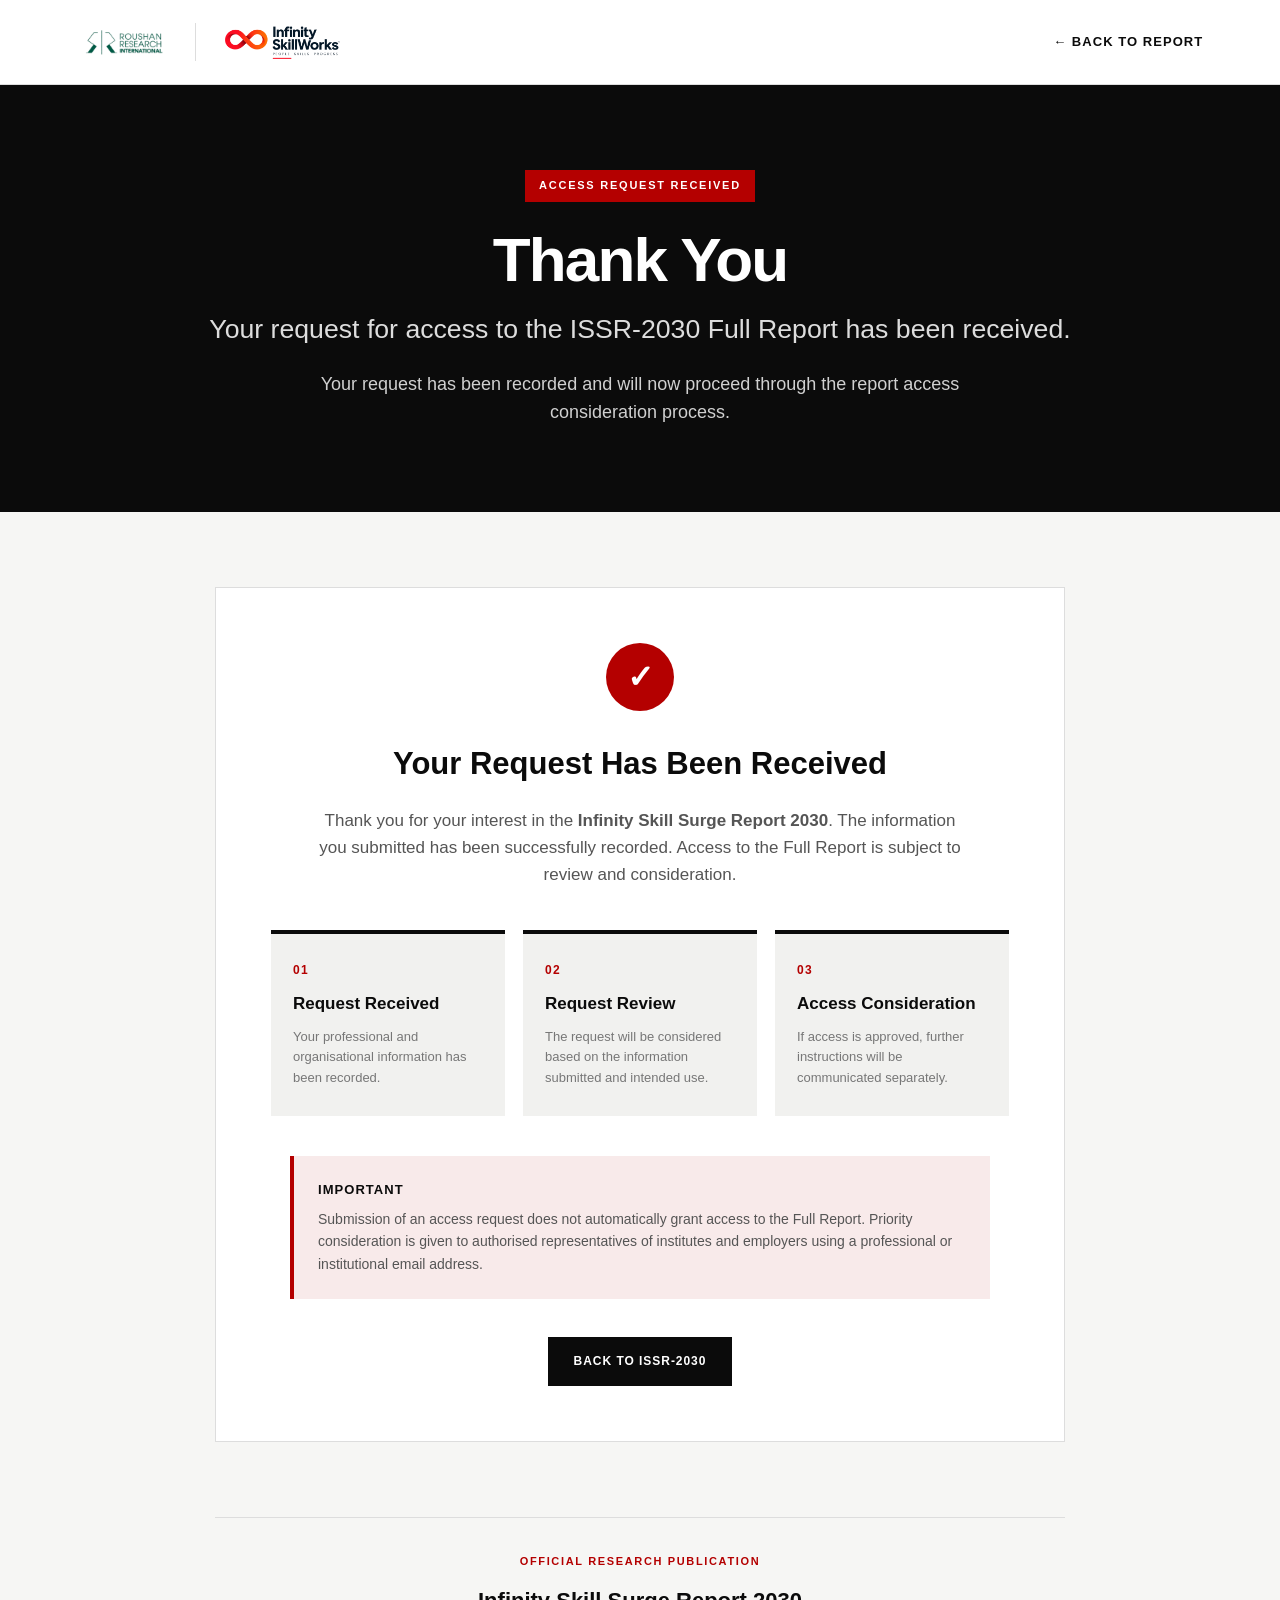
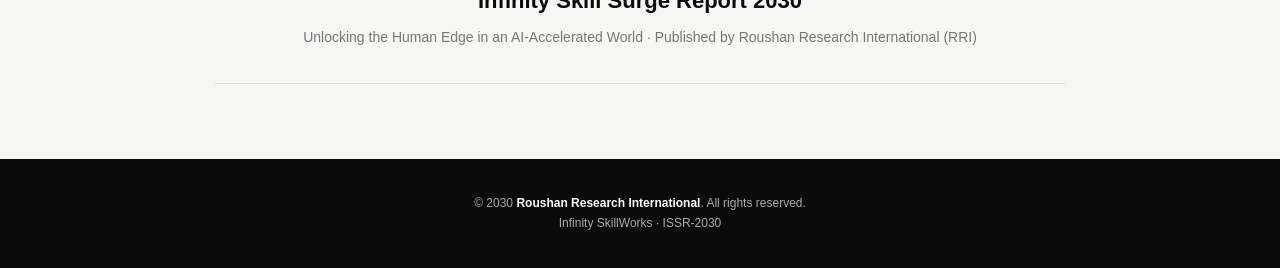
<file: full-report-success.html>
<!DOCTYPE html>
<html lang="en">
<head>
  <meta charset="UTF-8">

  <meta name="viewport" content="width=device-width, initial-scale=1.0">

  <title>Access Request Received | ISSR-2030</title>

  <meta
    name="description"
    content="Your request for access to the Infinity Skill Surge Report 2030 Full Report has been received."
  >

  <style>
    :root {
      --black: #0b0b0b;
      --white: #ffffff;
      --off-white: #f6f6f4;
      --grey: #777777;
      --line: #dddddd;
      --red: #b40000;
    }

    * {
      box-sizing: border-box;
      margin: 0;
      padding: 0;
    }

    html {
      scroll-behavior: smooth;
    }

    body {
      font-family: Arial, Helvetica, sans-serif;
      background: var(--off-white);
      color: var(--black);
      line-height: 1.6;
    }

    a {
      text-decoration: none;
      color: inherit;
    }

    .page {
      min-height: 100vh;
      display: flex;
      flex-direction: column;
    }

    /* HEADER */

    header {
      background: var(--white);
      border-bottom: 1px solid var(--line);
      padding: 18px 6%;
    }

    .header-inner {
      max-width: 1180px;
      margin: auto;
      display: flex;
      align-items: center;
      justify-content: space-between;
      gap: 30px;
    }

    .brand-group {
      display: flex;
      align-items: center;
      gap: 22px;
    }

    .brand-group img {
      max-height: 48px;
      width: auto;
      display: block;
    }

    .brand-divider {
      width: 1px;
      height: 38px;
      background: var(--line);
    }

    .back-link {
      font-size: 13px;
      font-weight: 700;
      letter-spacing: 0.08em;
      text-transform: uppercase;
    }

    .back-link:hover {
      color: var(--red);
    }

    /* MAIN */

    main {
      flex: 1;
    }

    .hero {
      background: var(--black);
      color: var(--white);
      padding: 85px 6%;
    }

    .hero-inner {
      max-width: 1000px;
      margin: auto;
      text-align: center;
    }

    .eyebrow {
      display: inline-block;
      color: var(--white);
      background: var(--red);
      padding: 7px 14px;
      font-size: 11px;
      font-weight: 700;
      letter-spacing: 0.16em;
      margin-bottom: 25px;
    }

    .hero h1 {
      font-size: clamp(36px, 5.5vw, 62px);
      line-height: 1.08;
      margin-bottom: 22px;
      letter-spacing: -0.03em;
    }

    .hero h1 span {
      display: block;
      color: #dddddd;
      font-size: 0.43em;
      line-height: 1.35;
      letter-spacing: 0;
      margin-top: 18px;
      font-weight: 400;
    }

    .hero p {
      max-width: 720px;
      margin: auto;
      color: #d0d0d0;
      font-size: 18px;
    }

    /* CONFIRMATION */

    .confirmation-section {
      padding: 75px 6%;
    }

    .confirmation-card {
      max-width: 850px;
      margin: auto;
      background: var(--white);
      border: 1px solid var(--line);
      padding: 55px;
      text-align: center;
    }

    .success-icon {
      width: 68px;
      height: 68px;
      margin: 0 auto 28px;
      border-radius: 50%;
      background: var(--red);
      color: var(--white);
      display: flex;
      align-items: center;
      justify-content: center;
      font-size: 32px;
      font-weight: 700;
    }

    .confirmation-card h2 {
      font-size: 31px;
      margin-bottom: 18px;
    }

    .confirmation-card > p {
      max-width: 650px;
      margin: 0 auto 42px;
      color: #555555;
      font-size: 17px;
    }

    /* PROCESS */

    .process {
      display: grid;
      grid-template-columns: repeat(3, 1fr);
      gap: 18px;
      margin: 40px 0;
      text-align: left;
    }

    .process-item {
      background: #f1f1ef;
      padding: 27px 22px;
      border-top: 4px solid var(--black);
    }

    .process-number {
      font-size: 12px;
      font-weight: 700;
      color: var(--red);
      letter-spacing: 0.12em;
      margin-bottom: 10px;
    }

    .process-item h3 {
      font-size: 17px;
      margin-bottom: 9px;
    }

    .process-item p {
      font-size: 13px;
      color: var(--grey);
    }

    /* NOTICE */

    .notice {
      background: #f8eaea;
      border-left: 4px solid var(--red);
      padding: 24px;
      margin: 35px auto;
      text-align: left;
      max-width: 700px;
    }

    .notice strong {
      display: block;
      font-size: 13px;
      letter-spacing: 0.08em;
      margin-bottom: 7px;
      text-transform: uppercase;
    }

    .notice p {
      color: #555555;
      font-size: 14px;
    }

    /* BUTTON */

    .actions {
      display: flex;
      justify-content: center;
      margin-top: 38px;
    }

    .btn {
      display: inline-block;
      padding: 14px 25px;
      font-size: 12px;
      font-weight: 700;
      letter-spacing: 0.08em;
      border: 1px solid transparent;
      transition: all 0.2s ease;
    }

    .btn-primary {
      background: var(--black);
      color: var(--white);
    }

    .btn-primary:hover {
      background: var(--white);
      color: var(--black);
      border-color: var(--black);
    }

    /* PUBLICATION */

    .publication-info {
      max-width: 850px;
      margin: 0 auto 75px;
      padding: 35px;
      border-top: 1px solid var(--line);
      border-bottom: 1px solid var(--line);
      text-align: center;
    }

    .publication-info .label {
      font-size: 11px;
      font-weight: 700;
      letter-spacing: 0.15em;
      color: var(--red);
      margin-bottom: 12px;
    }

    .publication-info h3 {
      font-size: 22px;
      margin-bottom: 8px;
    }

    .publication-info p {
      color: var(--grey);
      font-size: 14px;
    }

    /* FOOTER */

    footer {
      background: var(--black);
      color: #aaaaaa;
      padding: 35px 6%;
      text-align: center;
      font-size: 12px;
    }

    footer strong {
      color: var(--white);
    }

    /* RESPONSIVE */

    @media (max-width: 760px) {

      header {
        padding: 15px 5%;
      }

      .header-inner {
        align-items: flex-start;
      }

      .brand-group {
        gap: 12px;
      }

      .brand-group img {
        max-height: 34px;
        max-width: 130px;
      }

      .brand-divider {
        height: 28px;
      }

      .back-link {
        font-size: 10px;
        text-align: right;
      }

      .hero {
        padding: 65px 5%;
      }

      .hero p {
        font-size: 16px;
      }

      .confirmation-section {
        padding: 45px 5%;
      }

      .confirmation-card {
        padding: 35px 20px;
      }

      .confirmation-card h2 {
        font-size: 26px;
      }

      .process {
        grid-template-columns: 1fr;
      }

      .publication-info {
        margin-bottom: 45px;
        padding: 28px 18px;
      }

      .btn {
        width: 100%;
        max-width: 330px;
        text-align: center;
      }
    }

    @media print {
      header,
      footer,
      .actions {
        display: none;
      }

      .hero {
        color: #000;
        background: #fff;
      }
    }
  </style>
</head>

<body>

<div class="page">

  <!-- HEADER -->

  <header>
    <div class="header-inner">

      <div class="brand-group">

        <img
          src="assets/RRI-Logo.png"
          alt="Roushan Research International"
        >

        <div class="brand-divider"></div>

        <img
          src="assets/Infinity-SkillWorks-Logo.png"
          alt="Infinity SkillWorks"
        >

      </div>

      <a
        href="index.html"
        class="back-link"
      >
        ← Back to Report
      </a>

    </div>
  </header>


  <main>

    <!-- HERO -->

    <section class="hero">

      <div class="hero-inner">

        <div class="eyebrow">
          ACCESS REQUEST RECEIVED
        </div>

        <h1>
          Thank You
          <span>
            Your request for access to the ISSR-2030 Full Report has been received.
          </span>
        </h1>

        <p>
          Your request has been recorded and will now proceed through
          the report access consideration process.
        </p>

      </div>

    </section>


    <!-- CONFIRMATION -->

    <section class="confirmation-section">

      <div class="confirmation-card">

        <div class="success-icon">
          ✓
        </div>

        <h2>
          Your Request Has Been Received
        </h2>

        <p>
          Thank you for your interest in the
          <strong>Infinity Skill Surge Report 2030</strong>.
          The information you submitted has been successfully recorded.
          Access to the Full Report is subject to review and consideration.
        </p>


        <!-- PROCESS -->

        <div class="process">

          <div class="process-item">

            <div class="process-number">
              01
            </div>

            <h3>
              Request Received
            </h3>

            <p>
              Your professional and organisational information
              has been recorded.
            </p>

          </div>


          <div class="process-item">

            <div class="process-number">
              02
            </div>

            <h3>
              Request Review
            </h3>

            <p>
              The request will be considered based on the
              information submitted and intended use.
            </p>

          </div>


          <div class="process-item">

            <div class="process-number">
              03
            </div>

            <h3>
              Access Consideration
            </h3>

            <p>
              If access is approved, further instructions
              will be communicated separately.
            </p>

          </div>

        </div>


        <!-- NOTICE -->

        <div class="notice">

          <strong>
            Important
          </strong>

          <p>
            Submission of an access request does not automatically
            grant access to the Full Report. Priority consideration
            is given to authorised representatives of institutes and
            employers using a professional or institutional email address.
          </p>

        </div>


        <div class="actions">

          <a
            href="index.html"
            class="btn btn-primary"
          >
            BACK TO ISSR-2030
          </a>

        </div>

      </div>

    </section>


    <!-- PUBLICATION INFORMATION -->

    <section class="publication-info">

      <div class="label">
        OFFICIAL RESEARCH PUBLICATION
      </div>

      <h3>
        Infinity Skill Surge Report 2030
      </h3>

      <p>
        Unlocking the Human Edge in an AI-Accelerated World
        · Published by Roushan Research International (RRI)
      </p>

    </section>

  </main>


  <!-- FOOTER -->

  <footer>

    <p>
      © 2030 <strong>Roushan Research International</strong>.
      All rights reserved.
    </p>

    <p>
      Infinity SkillWorks · ISSR-2030
    </p>

  </footer>

</div>

</body>
</html>
</file>
<file: styles.css>
/* ============================================================
   INFINITY SKILL SURGE REPORT 2030
   ISSR-2030
   Standalone Publication Website
   ============================================================ */


/* ============================================================
   01. DESIGN TOKENS
   ============================================================ */

:root {

    --black: #090909;
    --near-black: #111111;
    --charcoal: #181818;

    --white: #ffffff;
    --paper: #f4f2ee;
    --paper-dark: #ebe8e2;

    --red: #d90012;
    --red-dark: #b80010;

    --text: #171717;
    --text-soft: #575757;
    --text-muted: #777777;

    --line: #d6d2ca;
    --line-dark: #3a3a3a;

    --max-width: 1240px;

    --header-height: 82px;

    --transition:
        180ms ease;

}


/* ============================================================
   02. RESET
   ============================================================ */

*,
*::before,
*::after {

    box-sizing: border-box;

}


html {

    margin: 0;
    padding: 0;

    scroll-behavior: smooth;

    scroll-padding-top:
        calc(var(--header-height) + 20px);

}


body {

    margin: 0;
    padding: 0;

    background:
        var(--paper);

    color:
        var(--text);

    font-family:
        Arial,
        Helvetica,
        sans-serif;

    font-size:
        16px;

    line-height:
        1.6;

    -webkit-font-smoothing:
        antialiased;

    text-rendering:
        optimizeLegibility;

}


img {

    max-width: 100%;

    height: auto;

    display: block;

}


a {

    color:
        inherit;

}


button,
input,
textarea,
select {

    font:
        inherit;

}


button {

    cursor:
        pointer;

}


/* ============================================================
   03. GLOBAL CONTAINERS
   ============================================================ */

.container {

    width:
        min(
            var(--max-width),
            calc(100% - 64px)
        );

    margin:
        0 auto;

}


section {

    position:
        relative;

}


.two-column-layout {

    display:
        grid;

    grid-template-columns:
        minmax(0, 1fr)
        minmax(0, 1fr);

    gap:
        80px;

}


/* ============================================================
   04. TYPOGRAPHY
   ============================================================ */

h1,
h2,
h3,
h4 {

    margin-top:
        0;

    font-family:
        Arial,
        Helvetica,
        sans-serif;

    font-weight:
        700;

    letter-spacing:
        -0.045em;

}


h1 {

    font-size:
        clamp(
            52px,
            7vw,
            92px
        );

    line-height:
        0.92;

}


h2 {

    font-size:
        clamp(
            38px,
            5vw,
            66px
        );

    line-height:
        1.02;

}


h3 {

    font-size:
        26px;

    line-height:
        1.12;

}


p {

    margin-top:
        0;

}


.section-label {

    margin:
        0 0 18px;

    color:
        var(--text-muted);

    font-size:
        11px;

    font-weight:
        800;

    letter-spacing:
        0.15em;

    line-height:
        1.3;

    text-transform:
        uppercase;

}


.section-label.light {

    color:
        #929292;

}


.lead {

    font-size:
        22px !important;

    line-height:
        1.45;

    color:
        var(--text) !important;

}


/* ============================================================
   05. HEADER
   ============================================================ */

.site-header {

    position:
        sticky;

    top:
        0;

    z-index:
        1000;

    width:
        100%;

    background:
        rgba(
            244,
            242,
            238,
            0.97
        );

    border-bottom:
        1px solid var(--line);

    backdrop-filter:
        blur(14px);

    -webkit-backdrop-filter:
        blur(14px);

}


.header-container {

    width:
        min(
            1380px,
            calc(100% - 48px)
        );

    min-height:
        var(--header-height);

    margin:
        0 auto;

    display:
        flex;

    align-items:
        center;

    gap:
        22px;

}


.brand-lockup {

    display:
        flex;

    align-items:
        center;

    gap:
        14px;

    margin-right:
        auto;

    text-decoration:
        none;

}


.brand-logo {

    object-fit:
        contain;

}


.rri-logo {

    width:
        175px;

}


.skillworks-logo {
    width: auto;
    height: 58px;
}


.brand-divider {

    width:
        1px;

    height:
        36px;

    background:
        #a9a7a2;

}


.main-navigation {

    display:
        flex;

    align-items:
        center;

    gap:
        16px;

}


.main-navigation a {

    position:
        relative;

    padding:
        5px 0;

    color:
        var(--text);

    font-size:
        11px;

    font-weight:
        800;

    letter-spacing:
        0.07em;

    text-decoration:
        none;

    text-transform:
        uppercase;

}


.main-navigation a::after {

    content:
        "";

    position:
        absolute;

    left:
        0;

    bottom:
        0;

    width:
        0;

    height:
        1px;

    background:
        var(--red);

    transition:
        width var(--transition);

}


.main-navigation a:hover::after {

    width:
        100%;

}


.header-button {

    display:
        inline-flex;

    align-items:
        center;

    justify-content:
        center;

    padding:
        11px 15px;

    background:
        var(--black);

    color:
        var(--white);

    font-size:
        11px;

    font-weight:
        800;

    letter-spacing:
        0.04em;

    text-decoration:
        none;

    text-transform:
        uppercase;

    transition:
        background var(--transition);

}


.header-button:hover {

    background:
        var(--red);

}


.mobile-menu-button {

    display:
        none;

    width:
        42px;

    height:
        42px;

    border:
        0;

    background:
        transparent;

    color:
        var(--black);

    font-size:
        25px;

    line-height:
        1;

}


.mobile-navigation {

    display:
        none;

}


/* ============================================================
   06. HERO
   ============================================================ */

.hero-section {

    overflow:
        hidden;

    padding:
        88px 0 96px;

    background:
        var(--black);

    color:
        var(--white);

}


.hero-container {

    display:
        grid;

    grid-template-columns:
        minmax(0, 1.05fr)
        minmax(360px, 0.75fr);

    gap:
        75px;

    align-items:
        center;

}


.hero-content {

    min-width:
        0;

}


.eyebrow {

    margin:
        0 0 22px;

    color:
        #aaa;

    font-size:
        11px;

    font-weight:
        800;

    letter-spacing:
        0.15em;

    text-transform:
        uppercase;

}


.hero-content h1 {

    margin:
        0 0 28px;

    color:
        var(--white);

}


.hero-content h1 span {

    display:
        block;

    color:
        var(--red);

}


.hero-subtitle {

    margin:
        0 0 42px;

    color:
        #d4d4d4;

    font-size:
        clamp(
            22px,
            2.7vw,
            35px
        );

    line-height:
        1.15;

    letter-spacing:
        -0.025em;

}


.hero-information {

    display:
        grid;

    grid-template-columns:
        repeat(3, 1fr);

    gap:
        20px;

    padding:
        24px 0 0;

    border-top:
        1px solid #3b3b3b;

}


.hero-information-item {

    display:
        flex;

    flex-direction:
        column;

    gap:
        5px;

}


.hero-information-item span {

    color:
        #8e8e8e;

    font-size:
        9px;

    font-weight:
        800;

    letter-spacing:
        0.1em;

    line-height:
        1.4;

    text-transform:
        uppercase;

}


.hero-information-item strong {

    color:
        var(--white);

    font-size:
        14px;

    line-height:
        1.35;

}


.hero-information-item em {

    color:
        #aaa;

    font-size:
        11px;

    font-style:
        normal;

}


.hero-link {

    display:
        inline-flex;

    align-items:
        center;

    gap:
        12px;

    margin-top:
        40px;

    padding-bottom:
        8px;

    border-bottom:
        1px solid #666;

    color:
        var(--white);

    font-size:
        12px;

    font-weight:
        800;

    letter-spacing:
        0.04em;

    text-decoration:
        none;

    text-transform:
        uppercase;

    transition:
        border-color var(--transition),
        color var(--transition);

}


.hero-link:hover {

    color:
        var(--red);

    border-color:
        var(--red);

}


.hero-cover {

    margin:
        0;

}


.hero-cover img {

    width:
        100%;

    box-shadow:
        0 28px 70px
        rgba(
            0,
            0,
            0,
            0.55
        );

}


.hero-cover figcaption {

    margin-top:
        13px;

    color:
        #777;

    font-size:
        9px;

    font-weight:
        800;

    letter-spacing:
        0.13em;

    text-transform:
        uppercase;

}


/* ============================================================
   07. ABSTRACT
   ============================================================ */

.abstract-section {

    padding:
        110px 0;

    background:
        var(--paper);

}


.abstract-section h2 {

    margin:
        0;

}


.abstract-section .two-column-layout > div:last-child {

    padding-top:
        4px;

}


.abstract-section p:not(.section-label) {

    color:
        var(--text-soft);

    font-size:
        17px;

}


.independence-note {

    margin-top:
        35px;

    padding:
        4px 0 4px 20px;

    border-left:
        3px solid var(--red);

}


.independence-note strong {

    display:
        block;

    margin-bottom:
        8px;

    font-size:
        12px;

    font-weight:
        800;

    letter-spacing:
        0.08em;

    text-transform:
        uppercase;

}


.independence-note p {

    margin:
        0;

    font-size:
        14px !important;

}


/* ============================================================
   08. RESEARCH NUMBERS
   ============================================================ */

.numbers-section {

    padding:
        100px 0;

    background:
        var(--black);

    color:
        var(--white);

}


.numbers-section h2 {

    margin:
        8px 0 50px;

}


.numbers-grid {

    display:
        grid;

    grid-template-columns:
        repeat(5, 1fr);

    border-top:
        1px solid #3a3a3a;

}


.number-card {

    min-height:
        150px;

    padding:
        28px 18px 15px 0;

    border-right:
        1px solid #3a3a3a;

}


.number-card + .number-card {

    padding-left:
        18px;

}


.number-card:last-child {

    border-right:
        0;

}


.number-card strong {

    display:
        block;

    color:
        var(--white);

    font-size:
        clamp(
            32px,
            3.2vw,
            48px
        );

    font-weight:
        700;

    letter-spacing:
        -0.045em;

    line-height:
        1;

}


.number-card span {

    display:
        block;

    max-width:
        175px;

    margin-top:
        13px;

    color:
        #929292;

    font-size:
        11px;

    line-height:
        1.5;

}


/* ============================================================
   09. RESEARCH / METHODOLOGY
   ============================================================ */

.research-section {

    padding:
        110px 0;

    background:
        var(--paper);

}


.research-section h2 {

    margin:
        0;

}


.research-section .two-column-layout > div:last-child p {

    color:
        var(--text-soft);

    font-size:
        17px;

}


.methodology-flow {

    display:
        grid;

    grid-template-columns:
        repeat(5, 1fr);

    margin:
        70px 0 25px;

    padding:
        0;

    list-style:
        none;

    border-top:
        1px solid var(--line);

    border-bottom:
        1px solid var(--line);

}


.methodology-flow li {

    min-height:
        155px;

    padding:
        25px 18px 25px 0;

    border-right:
        1px solid var(--line);

}


.methodology-flow li + li {

    padding-left:
        18px;

}


.methodology-flow li:last-child {

    border-right:
        0;

}


.methodology-flow span {

    display:
        block;

    margin-bottom:
        22px;

    color:
        var(--red);

    font-size:
        11px;

    font-weight:
        800;

}


.methodology-flow strong {

    display:
        block;

    max-width:
        160px;

    font-size:
        15px;

    line-height:
        1.3;

}


.methodology-note {

    max-width:
        850px;

    color:
        var(--text-muted);

    font-size:
        12px;

}


/* ============================================================
   10. ARCHITECTURE
   ============================================================ */

.architecture-section {

    padding:
        110px 0;

    background:
        var(--near-black);

    color:
        var(--white);

}


.architecture-introduction {

    display:
        grid;

    grid-template-columns:
        1fr 1fr;

    gap:
        80px;

}


.architecture-introduction h2 {

    margin:
        0;

}


.architecture-introduction p {

    color:
        #a5a5a5;

    font-size:
        17px;

}


.architecture-introduction strong {

    color:
        var(--white);

}


.architecture-chain {

    display:
        grid;

    grid-template-columns:
        repeat(4, 1fr);

    margin:
        58px 0;

    border-top:
        1px solid #3b3b3b;

    border-bottom:
        1px solid #3b3b3b;

}


.architecture-chain div {

    min-height:
        100px;

    padding:
        22px 18px 22px 0;

    border-right:
        1px solid #3b3b3b;

}


.architecture-chain div + div {

    padding-left:
        18px;

}


.architecture-chain div:last-child {

    border-right:
        0;

}


.architecture-chain span {

    display:
        block;

    margin-bottom:
        10px;

    color:
        #666;

    font-size:
        10px;

    font-weight:
        800;

}


.architecture-chain strong {

    font-size:
        16px;

}


.domain-grid {

    display:
        grid;

    grid-template-columns:
        repeat(5, 1fr);

    gap:
        12px;

}


.domain-card {

    position:
        relative;

    min-height:
        300px;

    padding:
        22px;

    overflow:
        hidden;

    background:
        #181818;

    border:
        1px solid #292929;

    transition:
        transform var(--transition),
        border-color var(--transition);

}


.domain-card:hover {

    transform:
        translateY(-4px);

    border-color:
        #555;

}


.domain-header {

    display:
        flex;

    justify-content:
        space-between;

    gap:
        10px;

    color:
        #888;

    font-size:
        9px;

    font-weight:
        800;

    letter-spacing:
        0.09em;

    text-transform:
        uppercase;

}


.domain-card h3 {

    position:
        relative;

    z-index:
        2;

    margin:
        68px 0 12px;

    color:
        var(--white);

    font-size:
        22px;

}


.domain-card p {

    position:
        relative;

    z-index:
        2;

    margin:
        0;

    color:
        #929292;

    font-size:
        12px;

}


.domain-number {

    position:
        absolute;

    right:
        14px;

    bottom:
        -9px;

    color:
        #252525;

    font-size:
        72px;

    font-weight:
        900;

    line-height:
        1;

    letter-spacing:
        -0.08em;

}


/* ============================================================
   11. FINDINGS
   ============================================================ */

.findings-section {

    padding:
        110px 0;

    background:
        var(--paper);

}


.findings-section h2 {

    margin:
        0;

}


.findings-section .two-column-layout > div:last-child p {

    color:
        var(--text-soft);

    font-size:
        17px;

}


.findings-list {

    margin:
        65px 0 0;

    padding:
        0;

    list-style:
        none;

}


.findings-list li {

    display:
        grid;

    grid-template-columns:
        80px 1fr;

    gap:
        20px;

    padding:
        26px 0;

    border-top:
        1px solid var(--line);

}


.findings-list li:last-child {

    border-bottom:
        1px solid var(--line);

}


.findings-list span {

    color:
        var(--red);

    font-size:
        11px;

    font-weight:
        800;

}


.findings-list p {

    max-width:
        900px;

    margin:
        0;

    font-size:
        23px;

    line-height:
        1.3;

    letter-spacing:
        -0.015em;

}


/* ============================================================
   12. UPM MODEL
   ============================================================ */

.upm-section {

    padding:
        110px 0;

    background:
        var(--black);

    color:
        var(--white);

}


.upm-heading {

    display:
        flex;

    align-items:
        flex-end;

    justify-content:
        space-between;

    gap:
        50px;

}


.upm-heading h2 {

    margin:
        0 0 12px;

}


.upm-heading p {

    max-width:
        650px;

    margin:
        0;

    color:
        #969696;

    font-size:
        16px;

}


.upm-wordmark {

    flex:
        0 0 auto;

    color:
        #fff;

    font-size:
        72px;

    font-weight:
        900;

    line-height:
        0.8;

    letter-spacing:
        -0.09em;

}


.upm-wordmark span {

    color:
        var(--red);

}


.upm-flow {

    display:
        grid;

    grid-template-columns:
        1fr 60px 1fr 60px 1fr;

    gap:
        0;

    align-items:
        center;

    margin-top:
        65px;

}


.upm-step {

    min-height:
        180px;

    padding:
        22px 20px 10px 0;

    border-top:
        1px solid #3c3c3c;

}


.upm-step + .upm-step {

    padding-left:
        20px;

}


.upm-step > span {

    color:
        #666;

    font-size:
        10px;

    font-weight:
        800;

}


.upm-step h3 {

    margin:
        24px 0 6px;

    color:
        var(--white);

    font-size:
        31px;

}


.upm-step p {

    margin:
        0;

    color:
        #929292;

    font-size:
        13px;

}


.upm-arrow {

    color:
        #555;

    font-size:
        32px;

    text-align:
        center;

}


/* ============================================================
   13. STAKEHOLDERS
   ============================================================ */

.stakeholder-section {

    padding:
        110px 0;

    background:
        var(--paper);

}


.stakeholder-section h2 {

    margin:
        0;

}


.stakeholder-section .two-column-layout > div:last-child p {

    color:
        var(--text-soft);

    font-size:
        17px;

}


.stakeholder-grid {

    display:
        grid;

    grid-template-columns:
        repeat(4, 1fr);

    margin-top:
        62px;

    border-top:
        1px solid var(--line);

}


.stakeholder-grid > div {

    min-height:
        190px;

    padding:
        25px 20px 20px 0;

    border-right:
        1px solid var(--line);

}


.stakeholder-grid > div + div {

    padding-left:
        20px;

}


.stakeholder-grid > div:last-child {

    border-right:
        0;

}


.stakeholder-grid span {

    color:
        var(--red);

    font-size:
        11px;

    font-weight:
        800;

}


.stakeholder-grid h3 {

    margin:
        30px 0 5px;

    font-size:
        28px;

}


.stakeholder-grid p {

    margin:
        0;

    color:
        var(--text-muted);

    font-size:
        12px;

}


/* ============================================================
   14. PUBLICATIONS
   ============================================================ */

.publications-section {

    padding:
        110px 0;

    background:
        var(--paper-dark);

}


.publications-section > .container > h2 {

    max-width:
        850px;

    margin:
        0 0 65px;

}


.publication-list {

    border-top:
        1px solid #bdb9b1;

}


.publication-record {

    display:
        grid;

    grid-template-columns:
        150px
        minmax(0, 1fr)
        220px;

    gap:
        35px;

    padding:
        38px 0;

    border-bottom:
        1px solid #bdb9b1;

}


.publication-number {

    color:
        var(--text-muted);

    font-size:
        10px;

    font-weight:
        800;

    letter-spacing:
        0.1em;

    text-transform:
        uppercase;

}


.publication-main h3 {

    margin:
        0 0 8px;

    font-size:
        28px;

}


.publication-subtitle {

    margin:
        0;

    color:
        #666;

    font-size:
        14px;

}


.publication-main dl {

    margin:
        28px 0 0;

}


.publication-main dl div {

    display:
        grid;

    grid-template-columns:
        190px
        1fr;

    padding:
        8px 0;

    border-top:
        1px solid #d2cec6;

    font-size:
        12px;

}


.publication-main dt {

    color:
        var(--text-muted);

}


.publication-main dd {

    margin:
        0;

}


.publication-action {

    display:
        flex;

    flex-direction:
        column;

    justify-content:
        flex-end;

    align-items:
        flex-start;

    gap:
        14px;

}


.publication-action span {

    color:
        #888;

    font-size:
        9px;

    font-weight:
        800;

    letter-spacing:
        0.1em;

    text-transform:
        uppercase;

}


.publication-action a {

    color:
        var(--text);

    font-size:
        12px;

    font-weight:
        800;

    text-decoration:
        none;

    border-bottom:
        1px solid #999;

    padding-bottom:
        6px;

}


.publication-action a:hover {

    color:
        var(--red);

    border-color:
        var(--red);

}


/* ============================================================
   15. BIBLIOGRAPHIC IDENTITY
   ============================================================ */

.bibliographic-section {

    padding:
        110px 0;

    background:
        var(--paper);

}


.bibliographic-section h2 {

    margin:
        0 0 25px;

}


.bibliographic-section .two-column-layout > div:first-child p:not(.section-label) {

    color:
        var(--text-soft);

    font-size:
        16px;

}


.bibliographic-data {

    margin:
        0;

}


.bibliographic-data div {

    display:
        grid;

    grid-template-columns:
        150px
        1fr;

    gap:
        20px;

    padding:
        11px 0;

    border-top:
        1px solid var(--line);

    font-size:
        13px;

}


.bibliographic-data dt {

    color:
        var(--text-muted);

}


.bibliographic-data dd {

    margin:
        0;

}


.citation-block {

    margin:
        60px 0 0;

    padding:
        17px 0 0;

    border-top:
        2px solid var(--black);

}


.citation-block figcaption {

    margin-bottom:
        18px;

    color:
        var(--text-muted);

    font-size:
        10px;

    font-weight:
        800;

    letter-spacing:
        0.12em;

    text-transform:
        uppercase;

}


.citation-block blockquote {

    max-width:
        900px;

    margin:
        0;

    font-size:
        19px;

    line-height:
        1.5;

}


/* ============================================================
   16. AUTHOR
   ============================================================ */

.author-section {

    padding:
        110px 0;

    background:
        var(--near-black);

    color:
        var(--white);

}


.author-layout {

    display:
        grid;

    grid-template-columns:
        1fr 1fr;

    gap:
        80px;

}


.author-layout h2 {

    margin:
        15px 0 0;

    color:
        var(--white);

    font-size:
        clamp(
            60px,
            8vw,
            110px
        );

    line-height:
        0.86;

}


.author-profile {

    align-self:
        end;

}


.author-profile > span {

    color:
        #999;

    font-size:
        10px;

    font-weight:
        800;

    letter-spacing:
        0.13em;

    text-transform:
        uppercase;

}


.author-profile p {

    max-width:
        650px;

    margin:
        24px 0 0;

    color:
        #c4c4c4;

    font-size:
        19px;

    line-height:
        1.55;

}


.author-rule {

    width:
        70px;

    height:
        3px;

    margin-top:
        35px;

    background:
        var(--red);

}


/* ============================================================
   17. ORGANISATIONS
   ============================================================ */

.organisations-section {

    padding:
        110px 0;

    background:
        var(--paper);

}


.organisation-grid {

    display:
        grid;

    grid-template-columns:
        1fr 1fr;

    gap:
        20px;

    margin-top:
        58px;

}


.organisation-card {

    min-height:
        310px;

    padding:
        35px;

    border:
        1px solid var(--line);

    background:
        rgba(
            255,
            255,
            255,
            0.2
        );

}


.organisation-card img {

    width:
        240px;

    height:
        85px;

    margin-bottom:
        30px;

    object-fit:
        contain;

    object-position:
        left center;

}


.organisation-card h3 {

    margin:
        0 0 12px;

    font-size:
        20px;

}


.organisation-card p {

    max-width:
        550px;

    margin:
        0;

    color:
        var(--text-muted);

    font-size:
        14px;

}


/* ============================================================
   18. CONTACT
   ============================================================ */

.contact-section {

    padding:
        110px 0;

    background:
        var(--black);

    color:
        var(--white);

}


.contact-section h2 {

    margin:
        0;

    color:
        var(--white);

}


.contact-section .two-column-layout > div:last-child {

    padding-top:
        8px;

}


.contact-section p:not(.section-label) {

    color:
        #aaa;

    font-size:
        17px;

}


.contact-email {

    display:
        inline-block;

    margin-top:
        15px;

    padding-bottom:
        7px;

    color:
        var(--white);

    font-size:
        14px;

    font-weight:
        800;

    text-decoration:
        none;

    border-bottom:
        1px solid #555;

}


.contact-email:hover {

    color:
        var(--red);

    border-color:
        var(--red);

}


/* ============================================================
   19. FOOTER
   ============================================================ */

.site-footer {

    padding:
        55px 0 25px;

    background:
        #050505;

    color:
        var(--white);

}


.footer-logos {

    display:
        flex;

    align-items:
        center;

    gap:
        25px;

    padding-bottom:
        35px;

    border-bottom:
        1px solid #2d2d2d;

}


.footer-logos img {
    width: auto;
    height: 72px;
    object-fit: contain;
    object-position: left center;
}

.footer-grid {

    display:
        grid;

    grid-template-columns:
        2fr 1fr 1fr;

    gap:
        45px;

    padding:
        35px 0;

}


.footer-grid strong {

    display:
        block;

    margin-bottom:
        8px;

    font-size:
        15px;

}


.footer-grid span {

    color:
        #707070;

    font-size:
        9px;

    font-weight:
        800;

    letter-spacing:
        0.1em;

    text-transform:
        uppercase;

}


.footer-grid p {

    margin:
        7px 0 18px;

    color:
        #999;

    font-size:
        12px;

}


.footer-bottom {

    display:
        flex;

    align-items:
        center;

    justify-content:
        space-between;

    gap:
        20px;

    padding-top:
        20px;

    border-top:
        1px solid #2d2d2d;

    color:
        #686868;

    font-size:
        10px;

}


.footer-bottom a {

    color:
        #aaa;

    font-weight:
        700;

    text-decoration:
        none;

}


.footer-bottom a:hover {

    color:
        var(--red);

}


/* ============================================================
   20. TABLET
============================================================ */

@media (max-width: 1150px) {


    .main-navigation {

        gap:
            11px;

    }


    .main-navigation a {

        font-size:
            9px;

    }


    .header-button {

        display:
            none;

    }


    .hero-container {

        gap:
            50px;

    }


    .domain-grid {

        grid-template-columns:
            repeat(3, 1fr);

    }


    .domain-card:nth-child(4) {

        grid-column:
            span 1;

    }


    .domain-card:nth-child(5) {

        grid-column:
            span 1;

    }


}


/* ============================================================
   21. TABLET / SMALL LAPTOP
============================================================ */

@media (max-width: 900px) {


    :root {

        --header-height:
            70px;

    }


    .main-navigation {

        display:
            none;

    }


    .mobile-menu-button {

        display:
            block;

    }


    .mobile-navigation {

        padding:
            0 24px 20px;

        background:
            var(--paper);

        border-top:
            1px solid var(--line);

    }


    .mobile-navigation.open {

        display:
            grid;

        grid-template-columns:
            repeat(2, 1fr);

        gap:
            6px;

    }


    .mobile-navigation a {

        padding:
            12px 8px;

        border-bottom:
            1px solid var(--line);

        font-size:
            11px;

        font-weight:
            800;

        letter-spacing:
            0.06em;

        text-decoration:
            none;

        text-transform:
            uppercase;

    }


    .hero-container {

        grid-template-columns:
            1fr;

    }


    .hero-cover {

        max-width:
            600px;

    }


    .two-column-layout {

        grid-template-columns:
            1fr;

        gap:
            40px;

    }


    .architecture-introduction {

        grid-template-columns:
            1fr;

        gap:
            35px;

    }


    .numbers-grid {

        grid-template-columns:
            repeat(3, 1fr);

    }


    .number-card:nth-child(3) {

        border-right:
            0;

    }


    .number-card:nth-child(4) {

        border-top:
            1px solid #3a3a3a;

    }


    .number-card:nth-child(5) {

        border-top:
            1px solid #3a3a3a;

    }


    .methodology-flow {

        grid-template-columns:
            repeat(2, 1fr);

    }


    .methodology-flow li:nth-child(2) {

        border-right:
            0;

    }


    .methodology-flow li:nth-child(3) {

        border-top:
            1px solid var(--line);

    }


    .methodology-flow li:nth-child(4) {

        border-top:
            1px solid var(--line);

        border-right:
            0;

    }


    .methodology-flow li:nth-child(5) {

        border-top:
            1px solid var(--line);

    }


    .publication-record {

        grid-template-columns:
            120px
            1fr;

    }


    .publication-action {

        grid-column:
            2;

    }


    .stakeholder-grid {

        grid-template-columns:
            repeat(2, 1fr);

    }


    .stakeholder-grid > div:nth-child(2) {

        border-right:
            0;

    }


    .stakeholder-grid > div:nth-child(3) {

        border-top:
            1px solid var(--line);

    }


    .stakeholder-grid > div:nth-child(4) {

        border-top:
            1px solid var(--line);

    }


    .organisation-grid {

        grid-template-columns:
            1fr;

    }


    .author-layout {

        grid-template-columns:
            1fr;

        gap:
            55px;

    }


    .footer-grid {

        grid-template-columns:
            1fr 1fr;

    }


    .footer-grid > div:first-child {

        grid-column:
            1 / -1;

    }


}


/* ============================================================
   22. MOBILE
============================================================ */

@media (max-width: 650px) {


    .container {

        width:
            calc(100% - 34px);

    }


    .header-container {

        width:
            calc(100% - 28px);

        min-height:
            68px;

    }


    .brand-lockup {

        gap:
            9px;

    }


    .rri-logo {

        width:
            125px;

    }


    .skillworks-logo {

        width:
            100px;

    }


    .brand-divider {

        height:
            28px;

    }


    .hero-section,
    .abstract-section,
    .research-section,
    .architecture-section,
    .findings-section,
    .upm-section,
    .stakeholder-section,
    .publications-section,
    .bibliographic-section,
    .author-section,
    .organisations-section,
    .contact-section {

        padding-top:
            75px;

        padding-bottom:
            75px;

    }


    .hero-content h1 {

        font-size:
            50px;

    }


    .hero-subtitle {

        font-size:
            24px;

    }


    .hero-information {

        grid-template-columns:
            1fr;

    }


    .hero-cover {

        width:
            100%;

    }


    .numbers-section {

        padding:
            75px 0;

    }


    .numbers-grid {

        grid-template-columns:
            1fr 1fr;

    }


    .number-card {

        min-height:
            130px;

        border-right:
            1px solid #3a3a3a;

    }


    .number-card:nth-child(2) {

        border-right:
            0;

    }


    .number-card:nth-child(3) {

        border-top:
            1px solid #3a3a3a;

        border-right:
            1px solid #3a3a3a;

    }


    .number-card:nth-child(4) {

        border-top:
            1px solid #3a3a3a;

    }


    .number-card:nth-child(5) {

        grid-column:
            1 / -1;

        border-top:
            1px solid #3a3a3a;

        border-right:
            0;

    }


    .number-card + .number-card {

        padding-left:
            15px;

    }


    .architecture-chain {

        grid-template-columns:
            1fr 1fr;

    }


    .architecture-chain div:nth-child(2) {

        border-right:
            0;

    }


    .architecture-chain div:nth-child(3),
    .architecture-chain div:nth-child(4) {

        border-top:
            1px solid #3b3b3b;

    }


    .architecture-chain div:nth-child(4) {

        border-right:
            0;

    }


    .domain-grid {

        grid-template-columns:
            1fr;

    }


    .domain-card {

        min-height:
            260px;

    }


    .domain-card:nth-child(4),
    .domain-card:nth-child(5) {

        grid-column:
            auto;

    }


    .findings-list li {

        grid-template-columns:
            45px 1fr;

        gap:
            10px;

    }


    .findings-list p {

        font-size:
            19px;

    }


    .methodology-flow {

        grid-template-columns:
            1fr;

    }


    .methodology-flow li,
    .methodology-flow li + li {

        min-height:
            auto;

        padding:
            20px 0;

        border-right:
            0;

        border-top:
            0;

        border-bottom:
            1px solid var(--line);

    }


    .methodology-flow li:last-child {

        border-bottom:
            0;

    }


    .methodology-flow li:nth-child(3),
    .methodology-flow li:nth-child(4),
    .methodology-flow li:nth-child(5) {

        border-top:
            0;

    }


    .methodology-flow li + li {

        padding-left:
            0;

    }


    .upm-heading {

        display:
            block;

    }


    .upm-wordmark {

        margin-top:
            35px;

        font-size:
            58px;

    }


    .upm-flow {

        grid-template-columns:
            1fr;

        gap:
            0;

    }


    .upm-step,
    .upm-step + .upm-step {

        min-height:
            auto;

        padding:
            25px 0;

    }


    .upm-arrow {

        display:
            none;

    }


    .stakeholder-grid {

        grid-template-columns:
            1fr;

    }


    .stakeholder-grid > div,
    .stakeholder-grid > div + div {

        min-height:
            auto;

        padding:
            24px 0;

        border-right:
            0;

        border-bottom:
            1px solid var(--line);

    }


    .stakeholder-grid > div:nth-child(3),
    .stakeholder-grid > div:nth-child(4) {

        border-top:
            0;

    }


    .stakeholder-grid > div:last-child {

        border-bottom:
            0;

    }


    .publication-record {

        grid-template-columns:
            1fr;

        gap:
            20px;

    }


    .publication-action {

        grid-column:
            auto;

    }


    .publication-main h3 {

        font-size:
            23px;

    }


    .publication-main dl div {

        grid-template-columns:
            1fr;

        gap:
            3px;

    }


    .bibliographic-data div {

        grid-template-columns:
            1fr;

        gap:
            3px;

    }


    .organisation-card {

        min-height:
            auto;

        padding:
            25px;

    }


    .organisation-card img {

        width:
            190px;

        height:
            70px;

    }


    .author-layout {

        gap:
            45px;

    }


    .author-layout h2 {

        font-size:
            64px;

    }


    .author-profile p {

        font-size:
            17px;

    }


    .footer-logos {

        flex-wrap:
            wrap;

    }


    .footer-logos img {

        width:
            150px;

        height:
            50px;

    }


    .footer-grid {

        grid-template-columns:
            1fr;

        gap:
            20px;

    }


    .footer-grid > div:first-child {

        grid-column:
            auto;

    }


    .footer-bottom {

        flex-direction:
            column;

        align-items:
            flex-start;

    }


}


/* ============================================================
   23. VERY SMALL MOBILE
============================================================ */

@media (max-width: 400px) {


    .rri-logo {

        width:
            110px;

    }


    .skillworks-logo {

        width:
            88px;

    }


    .hero-content h1 {

        font-size:
            43px;

    }


    .hero-subtitle {

        font-size:
            21px;

    }


    .numbers-grid {

        grid-template-columns:
            1fr;

    }


    .number-card,
    .number-card:nth-child(2),
    .number-card:nth-child(3),
    .number-card:nth-child(4),
    .number-card:nth-child(5) {

        grid-column:
            auto;

        border-right:
            0;

        border-top:
            1px solid #3a3a3a;

    }


}


/* ============================================================
   24. ACCESSIBILITY
============================================================ */

a:focus-visible,
button:focus-visible {

    outline:
        3px solid var(--red);

    outline-offset:
        4px;

}


/* ============================================================
   25. PRINT
============================================================ */

@media print {


    .site-header,
    .mobile-navigation,
    .header-button,
    .mobile-menu-button {

        display:
            none !important;

    }


    body {

        background:
            white;

    }


    section {

        break-inside:
            avoid;

    }


}

/* =========================================================
   ISSR-2030 PUBLICATION SECTION
   ========================================================= */

.publications-section {
    background: #ffffff;
}

.publication-feature {
    display: grid;
    grid-template-columns: minmax(280px, 420px) 1fr;
    gap: 72px;
    align-items: center;
    margin-top: 56px;
}

.publication-cover {
    display: flex;
    justify-content: center;
    align-items: center;
}

.publication-cover img {
    display: block;
    width: 100%;
    max-width: 390px;
    height: auto;
    border-radius: 4px;
    box-shadow: 0 24px 60px rgba(0, 0, 0, 0.18);
}

.publication-details {
    max-width: 720px;
}

.publication-status {
    display: inline-block;
    margin-bottom: 18px;
    padding: 7px 12px;
    border: 1px solid #c8102e;
    color: #c8102e;
    font-size: 0.72rem;
    font-weight: 700;
    letter-spacing: 0.14em;
}

.publication-details h3 {
    margin: 0;
    color: #111111;
    font-size: clamp(2rem, 4vw, 3.4rem);
    line-height: 1.08;
    font-weight: 800;
}

.publication-subtitle {
    margin: 16px 0 24px;
    color: #c8102e;
    font-size: 1.15rem;
    line-height: 1.5;
    font-weight: 600;
}

.publication-details > p:not(.publication-subtitle) {
    margin: 0;
    max-width: 680px;
    color: #555555;
    font-size: 1rem;
    line-height: 1.8;
}

.publication-meta {
    display: grid;
    grid-template-columns: repeat(2, minmax(0, 1fr));
    gap: 24px 36px;
    margin-top: 36px;
    padding-top: 28px;
    border-top: 1px solid #dddddd;
}

.publication-meta-item {
    display: flex;
    flex-direction: column;
    gap: 7px;
}

.publication-meta-item span {
    color: #777777;
    font-size: 0.72rem;
    font-weight: 700;
    letter-spacing: 0.08em;
    text-transform: uppercase;
}

.publication-meta-item strong {
    color: #171717;
    font-size: 0.95rem;
    line-height: 1.45;
}

.publication-identifiers {
    display: flex;
    gap: 36px;
    margin-top: 28px;
    padding: 20px 0;
    border-top: 1px solid #dddddd;
    border-bottom: 1px solid #dddddd;
}

.publication-identifiers div {
    display: flex;
    flex-direction: column;
    gap: 5px;
}

.publication-identifiers span {
    color: #777777;
    font-size: 0.72rem;
    font-weight: 700;
    letter-spacing: 0.08em;
    text-transform: uppercase;
}

.publication-identifiers strong {
    color: #c8102e;
    font-size: 0.9rem;
}

.publication-actions {
    display: flex;
    flex-wrap: wrap;
    gap: 14px;
    margin-top: 30px;
}

.publication-secondary {
    display: grid;
    grid-template-columns: 1fr auto;
    gap: 48px;
    align-items: center;
    margin-top: 80px;
    padding: 42px 48px;
    background: #111111;
    color: #ffffff;
}

.publication-secondary h3 {
    margin: 10px 0 12px;
    color: #ffffff;
    font-size: 1.7rem;
}

.publication-secondary p {
    max-width: 720px;
    margin: 0;
    color: #cccccc;
    line-height: 1.75;
}

.publication-secondary .eyebrow {
    color: #c8102e;
}

.publication-secondary-meta {
    display: grid;
    grid-template-columns: auto auto;
    gap: 10px 24px;
    min-width: 150px;
}

.publication-secondary-meta span {
    color: #999999;
    font-size: 0.75rem;
    font-weight: 700;
    letter-spacing: 0.08em;
}

.publication-secondary-meta strong {
    color: #ffffff;
    font-size: 0.9rem;
}

.bibliographic-identity {
    margin-top: 64px;
    padding-top: 28px;
    border-top: 1px solid #dddddd;
}

.bibliographic-identity .eyebrow {
    display: block;
    margin-bottom: 16px;
}

.bibliographic-identity p {
    max-width: 900px;
    margin: 0;
    color: #444444;
    font-size: 0.95rem;
    line-height: 1.8;
}

.bibliographic-identity .bibliographic-note {
    margin-top: 10px;
    color: #888888;
    font-size: 0.82rem;
}


/* =========================================================
   PUBLICATION RESPONSIVE LAYOUT
   ========================================================= */

@media (max-width: 900px) {

    .publication-feature {
        grid-template-columns: 1fr;
        gap: 48px;
    }

    .publication-cover img {
        max-width: 340px;
    }

    .publication-details {
        max-width: none;
    }

    .publication-secondary {
        grid-template-columns: 1fr;
        gap: 28px;
    }

}


@media (max-width: 600px) {

    .publication-feature {
        margin-top: 36px;
        gap: 36px;
    }

    .publication-cover img {
        max-width: 280px;
    }

    .publication-meta {
        grid-template-columns: 1fr;
        gap: 20px;
    }

    .publication-identifiers {
        gap: 28px;
    }

    .publication-secondary {
        margin-top: 56px;
        padding: 30px 24px;
    }

    .publication-secondary h3 {
        font-size: 1.4rem;
    }

    .publication-actions {
        flex-direction: column;
    }

    .publication-actions .btn {
        width: 100%;
        text-align: center;
    }

}

/* =========================================================
   PUBLICATION DOWNLOAD BUTTONS
   ========================================================= */

.publication-actions .btn {
    display: inline-flex;
    align-items: center;
    justify-content: center;
    min-height: 48px;
    padding: 13px 24px;
    border: 1px solid transparent;
    border-radius: 2px;
    font-size: 0.78rem;
    font-weight: 800;
    letter-spacing: 0.08em;
    text-decoration: none;
    cursor: pointer;
    transition:
        background-color 0.25s ease,
        color 0.25s ease,
        border-color 0.25s ease,
        transform 0.25s ease,
        box-shadow 0.25s ease;
}

.publication-actions .btn-primary {
    background: #c8102e;
    color: #ffffff;
    border-color: #c8102e;
}

.publication-actions .btn-primary:hover {
    background: #111111;
    color: #ffffff;
    border-color: #111111;
    transform: translateY(-2px);
    box-shadow: 0 8px 20px rgba(0, 0, 0, 0.16);
}

.publication-actions .btn-secondary {
    background: #111111;
    color: #ffffff;
    border-color: #111111;
}

.publication-actions .btn-secondary:hover {
    background: #ffffff;
    color: #111111;
    border-color: #111111;
    transform: translateY(-2px);
    box-shadow: 0 8px 20px rgba(0, 0, 0, 0.12);
}

.publication-actions .btn:focus-visible {
    outline: 3px solid #c8102e;
    outline-offset: 3px;
}

/* =========================================================
   EXECUTIVE SUMMARY ACCESS PAGE
   ========================================================= */

/* ---------- Header additions ---------- */

.header-back-link {
    display: inline-flex;
    align-items: center;
    justify-content: center;
    padding: 10px 16px;
    border: 1px solid #111111;
    color: #111111;
    font-size: 0.72rem;
    font-weight: 800;
    letter-spacing: 0.08em;
    text-decoration: none;
    transition:
        background-color 0.25s ease,
        color 0.25s ease,
        border-color 0.25s ease;
}

.header-back-link:hover {
    background: #c8102e;
    border-color: #c8102e;
    color: #ffffff;
}


/* ---------- Access Hero ---------- */

.access-hero {
    position: relative;
    overflow: hidden;
    background: #111111;
    color: #ffffff;
    padding: 88px 0 92px;
}

.access-hero::after {
    content: "";
    position: absolute;
    top: 0;
    right: 0;
    width: 42%;
    height: 100%;
    background:
        linear-gradient(
            135deg,
            transparent 0%,
            rgba(200, 16, 46, 0.08) 100%
        );
    pointer-events: none;
}

.access-hero-grid {
    position: relative;
    z-index: 1;
    display: grid;
    grid-template-columns: minmax(0, 1fr) minmax(280px, 390px);
    gap: 72px;
    align-items: center;
}

.access-hero-content {
    max-width: 760px;
}

.access-hero .eyebrow {
    display: inline-block;
    margin-bottom: 22px;
    color: #c8102e;
    font-size: 0.74rem;
    font-weight: 800;
    letter-spacing: 0.16em;
}

.access-hero h1 {
    margin: 0;
    color: #ffffff;
    font-size: clamp(2.6rem, 5vw, 5rem);
    line-height: 1.02;
    letter-spacing: -0.035em;
    font-weight: 800;
}

.access-hero h1 span {
    color: #c8102e;
}

.access-hero-subtitle {
    max-width: 700px;
    margin: 28px 0 0;
    color: #eeeeee;
    font-size: 1.18rem;
    line-height: 1.7;
}

.access-hero-description {
    max-width: 620px;
    margin: 20px 0 0;
    color: #aaaaaa;
    font-size: 0.96rem;
    line-height: 1.7;
}

.access-hero-visual {
    display: flex;
    justify-content: center;
    align-items: center;
}

.access-hero-visual img {
    display: block;
    width: 100%;
    max-width: 360px;
    height: auto;
    box-shadow: 0 24px 60px rgba(0, 0, 0, 0.4);
}


/* ---------- Form Section ---------- */

.access-form-section {
    background: #f6f6f6;
    padding: 92px 0;
}

.access-form-wrapper {
    max-width: 920px;
    margin: 0 auto;
}

.access-form-intro {
    max-width: 720px;
    margin-bottom: 42px;
}

.access-form-intro .eyebrow {
    display: block;
    margin-bottom: 14px;
    color: #c8102e;
    font-size: 0.74rem;
    font-weight: 800;
    letter-spacing: 0.15em;
}

.access-form-intro h2 {
    margin: 0;
    color: #111111;
    font-size: clamp(2rem, 4vw, 3.1rem);
    line-height: 1.1;
    letter-spacing: -0.025em;
}

.access-form-intro p {
    margin: 18px 0 0;
    color: #666666;
    font-size: 1rem;
    line-height: 1.75;
}


/* ---------- Zoho Form Container ---------- */

.zoho-form-container {
    width: 100%;
}

.zoho-form-placeholder {
    padding: 48px;
    background: #ffffff;
    border: 1px solid #dddddd;
    box-shadow: 0 18px 45px rgba(0, 0, 0, 0.07);
}

.placeholder-label {
    display: inline-block;
    margin-bottom: 14px;
    color: #c8102e;
    font-size: 0.7rem;
    font-weight: 800;
    letter-spacing: 0.15em;
}

.zoho-form-placeholder h3 {
    margin: 0;
    color: #111111;
    font-size: 1.7rem;
    line-height: 1.2;
}

.zoho-form-placeholder > p {
    margin: 12px 0 30px;
    color: #777777;
    line-height: 1.6;
}


/* ---------- Temporary Form Preview ---------- */

.form-field-preview {
    display: grid;
    grid-template-columns: repeat(2, minmax(0, 1fr));
    gap: 22px 24px;
}

.preview-field {
    display: flex;
    flex-direction: column;
    gap: 8px;
}

.preview-field label {
    color: #222222;
    font-size: 0.78rem;
    font-weight: 700;
}

.preview-input {
    min-height: 48px;
    display: flex;
    align-items: center;
    padding: 12px 14px;
    border: 1px solid #d5d5d5;
    background: #fafafa;
    color: #999999;
    font-size: 0.86rem;
}

.preview-submit {
    display: inline-flex;
    align-items: center;
    justify-content: center;
    min-height: 48px;
    margin-top: 30px;
    padding: 13px 24px;
    background: #c8102e;
    color: #ffffff;
    font-size: 0.76rem;
    font-weight: 800;
    letter-spacing: 0.09em;
}


/* ---------- Communication Disclosure ---------- */

.communication-disclosure {
    margin-top: 24px;
    padding: 20px 24px;
    border-left: 3px solid #c8102e;
    background: #ffffff;
}

.communication-disclosure p {
    margin: 0;
    color: #666666;
    font-size: 0.82rem;
    line-height: 1.7;
}

.communication-disclosure strong {
    color: #333333;
}


/* ---------- Publication Information ---------- */

.access-publication-section {
    background: #ffffff;
    padding: 88px 0;
}

.access-publication {
    display: grid;
    grid-template-columns: minmax(0, 1fr) minmax(250px, 340px);
    gap: 72px;
    align-items: start;
    padding-top: 12px;
}

.access-publication .eyebrow {
    display: block;
    margin-bottom: 14px;
    color: #c8102e;
    font-size: 0.74rem;
    font-weight: 800;
    letter-spacing: 0.15em;
}

.access-publication h2 {
    margin: 0;
    color: #111111;
    font-size: clamp(2rem, 4vw, 3.2rem);
    line-height: 1.08;
    letter-spacing: -0.025em;
}

.access-publication .publication-subtitle {
    margin: 16px 0 22px;
    color: #c8102e;
    font-size: 1.05rem;
    line-height: 1.5;
    font-weight: 600;
}

.access-publication > div:first-child > p:not(.publication-subtitle) {
    max-width: 720px;
    margin: 0;
    color: #666666;
    font-size: 0.98rem;
    line-height: 1.8;
}

.access-publication-meta {
    border-left: 1px solid #dddddd;
    padding-left: 32px;
}

.access-publication-meta div {
    display: flex;
    flex-direction: column;
    gap: 8px;
    margin-bottom: 28px;
}

.access-publication-meta div:last-child {
    margin-bottom: 0;
}

.access-publication-meta span {
    color: #888888;
    font-size: 0.7rem;
    font-weight: 700;
    letter-spacing: 0.08em;
    text-transform: uppercase;
}

.access-publication-meta strong {
    color: #222222;
    font-size: 0.92rem;
    line-height: 1.5;
}


/* =========================================================
   EXECUTIVE SUMMARY ACCESS — RESPONSIVE
   ========================================================= */

@media (max-width: 900px) {

    .access-hero {
        padding: 68px 0 72px;
    }

    .access-hero-grid {
        grid-template-columns: 1fr;
        gap: 48px;
    }

    .access-hero-visual {
        justify-content: flex-start;
    }

    .access-hero-visual img {
        max-width: 300px;
    }

    .access-form-section {
        padding: 72px 0;
    }

    .access-publication-section {
        padding: 72px 0;
    }

    .access-publication {
        grid-template-columns: 1fr;
        gap: 42px;
    }

    .access-publication-meta {
        border-left: none;
        border-top: 1px solid #dddddd;
        padding-top: 28px;
        padding-left: 0;
    }

}


@media (max-width: 600px) {

    .header-back-link {
        padding: 8px 11px;
        font-size: 0.64rem;
    }

    .access-hero {
        padding: 56px 0 60px;
    }

    .access-hero h1 {
        font-size: clamp(2.25rem, 12vw, 3.2rem);
    }

    .access-hero-subtitle {
        font-size: 1rem;
    }

    .access-form-section {
        padding: 58px 0;
    }

    .access-form-intro {
        margin-bottom: 30px;
    }

    .zoho-form-placeholder {
        padding: 28px 22px;
    }

    .form-field-preview {
        grid-template-columns: 1fr;
        gap: 18px;
    }

    .access-publication-section {
        padding: 58px 0;
    }

    .access-publication h2 {
        font-size: 2rem;
    }

    .communication-disclosure {
        padding: 18px 18px;
    }

}

/* =========================================================
   AUTHOR PHOTOGRAPH
========================================================= */

.author-profile {
    display: flex;
    align-items: center;
    gap: 36px;
}

.author-photo {
    flex: 0 0 190px;
    width: 190px;
    height: 235px;
    overflow: hidden;
    border-radius: 4px;
}

.author-photo img {
    width: 100%;
    height: 100%;
    object-fit: cover;
    object-position: center top;
    display: block;
}

.author-profile-content {
    flex: 1;
}

@media (max-width: 768px) {

    .author-profile {
        flex-direction: column;
        align-items: flex-start;
        gap: 24px;
    }

    .author-photo {
        width: 160px;
        height: 200px;
    }

}

/* =========================================================
   ISSR 2030 — RESEARCH TO ACTION
   Commercial Engagement Gateway
   ========================================================= */

.research-to-action-section {
    position: relative;
    padding: 110px 0;
    background: var(--bg, #ffffff);
    border-top: 1px solid rgba(0, 0, 0, 0.08);
}


.research-to-action-section .section-container {
    width: min(1180px, 92%);
    margin: 0 auto;
}


/* ---------- Header ---------- */

.research-to-action-header {
    max-width: 850px;
    margin: 0 auto 60px;
    text-align: center;
}


.research-to-action-header .section-eyebrow {
    display: inline-block;
    margin-bottom: 18px;

    font-size: 0.78rem;
    font-weight: 700;
    letter-spacing: 0.18em;
    text-transform: uppercase;

    color: #9b1c31;
}


.research-to-action-header h2 {
    margin: 0 0 24px;

    font-size: clamp(2rem, 4vw, 3.25rem);
    line-height: 1.12;
    font-weight: 700;

    color: #1a1a1a;
}


.research-to-action-intro {
    max-width: 760px;
    margin: 0 auto;

    font-size: 1.05rem;
    line-height: 1.8;

    color: #5f6368;
}


/* ---------- Three Commercial Cards ---------- */

.research-action-grid {
    display: grid;

    grid-template-columns:
        repeat(3, minmax(0, 1fr));

    gap: 24px;
}


.research-action-card {
    position: relative;

    display: flex;
    flex-direction: column;

    min-height: 330px;
    padding: 36px 32px;

    background: #ffffff;

    border: 1px solid rgba(0, 0, 0, 0.09);
    border-radius: 12px;

    box-shadow:
        0 10px 30px rgba(0, 0, 0, 0.05);

    transition:
        transform 0.25s ease,
        box-shadow 0.25s ease,
        border-color 0.25s ease;
}


.research-action-card:hover {
    transform: translateY(-6px);

    border-color: rgba(155, 28, 49, 0.35);

    box-shadow:
        0 18px 40px rgba(0, 0, 0, 0.09);
}


/* ---------- Number ---------- */

.research-action-number {
    margin-bottom: 28px;

    font-size: 0.78rem;
    font-weight: 700;
    letter-spacing: 0.16em;

    color: #9b1c31;
}


/* ---------- Card Content ---------- */

.research-action-content {
    display: flex;
    flex-direction: column;
    flex: 1;
}


.research-action-content h3 {
    margin: 0 0 16px;

    font-size: 1.45rem;
    line-height: 1.25;
    font-weight: 700;

    color: #1a1a1a;
}


.research-action-content p {
    margin: 0;

    font-size: 0.98rem;
    line-height: 1.75;

    color: #666666;
}


/* ---------- Card CTA ---------- */

.research-action-link {
    display: inline-flex;
    align-items: center;
    gap: 10px;

    margin-top: auto;
    padding-top: 28px;

    font-size: 0.88rem;
    font-weight: 700;
    letter-spacing: 0.02em;

    color: #9b1c31;

    text-decoration: none;

    transition:
        color 0.2s ease,
        gap 0.2s ease;
}


.research-action-link span {
    font-size: 1.15rem;

    transition:
        transform 0.2s ease;
}


.research-action-link:hover {
    color: #6f1222;
}


.research-action-link:hover span {
    transform: translateX(5px);
}


/* =========================================================
   RESPONSIVE — TABLET
   ========================================================= */

@media (max-width: 900px) {

    .research-to-action-section {
        padding: 90px 0;
    }

    .research-action-grid {
        grid-template-columns: 1fr;
        gap: 20px;
    }

    .research-action-card {
        min-height: auto;
    }

}


/* =========================================================
   RESPONSIVE — MOBILE
   ========================================================= */

@media (max-width: 600px) {

    .research-to-action-section {
        padding: 75px 0;
    }

    .research-to-action-header {
        margin-bottom: 42px;
    }

    .research-to-action-header h2 {
        font-size: 2rem;
    }

    .research-to-action-intro {
        font-size: 0.98rem;
        line-height: 1.7;
    }

    .research-action-card {
        padding: 30px 25px;
    }

    .research-action-content h3 {
        font-size: 1.3rem;
    }

}



/* =========================================================
   ISSR 2030 — COMMERCIAL LANDING PAGES
   Executive Briefing / Institutional / Corporate
   ========================================================= */


/* ---------------------------------------------------------
   CONTAINER
   --------------------------------------------------------- */

.commercial-container {
    width: min(1180px, calc(100% - 64px));
    margin: 0 auto;
}


/* ---------------------------------------------------------
   HERO
   --------------------------------------------------------- */

.commercial-hero {
    background: var(--black, #090909);
    color: var(--white, #ffffff);
    padding: 120px 0 130px;
}


.commercial-kicker {
    margin: 0 0 24px;

    color: var(--red, #d90012);

    font-size: 11px;
    font-weight: 800;
    letter-spacing: 0.16em;
    line-height: 1.3;

    text-transform: uppercase;
}


.commercial-kicker-light {
    color: #a7a7a7;
}


.commercial-hero h1 {
    max-width: 900px;
    margin: 0 0 32px;

    color: #ffffff;

    font-size: clamp(48px, 7vw, 86px);
    line-height: 0.98;
    letter-spacing: -0.045em;
}


.commercial-lead {
    max-width: 760px;

    font-size: 21px;
    line-height: 1.55;
}


.commercial-hero .commercial-lead {
    color: #d2d2d2;
}


.commercial-hero-actions {
    display: flex;
    align-items: center;
    flex-wrap: wrap;

    gap: 16px;

    margin-top: 42px;
}


/* ---------------------------------------------------------
   BUTTONS
   --------------------------------------------------------- */

.commercial-primary-button,
.commercial-secondary-button {
    display: inline-flex;
    align-items: center;
    justify-content: center;
    gap: 12px;

    padding: 15px 22px;

    font-size: 12px;
    font-weight: 800;
    letter-spacing: 0.07em;

    text-decoration: none;
    text-transform: uppercase;

    transition:
        background 180ms ease,
        color 180ms ease,
        border-color 180ms ease,
        transform 180ms ease;
}


.commercial-primary-button {
    background: var(--red, #d90012);
    color: #ffffff;
}


.commercial-primary-button:hover {
    background: var(--red-dark, #b80010);
    transform: translateY(-2px);
}


.commercial-secondary-button {
    border: 1px solid #555555;
    color: #ffffff;
}


.commercial-secondary-button:hover {
    border-color: #ffffff;
}


/* ---------------------------------------------------------
   LIGHT SECTIONS
   --------------------------------------------------------- */

.commercial-light-section {
    padding: 110px 0;

    background: #ffffff;
}


.commercial-paper-section {
    padding: 110px 0;

    background: var(--paper, #f4f2ee);
}


.commercial-light-section h2,
.commercial-paper-section h2 {
    max-width: 760px;
    margin-bottom: 28px;

    color: var(--text, #171717);

    font-size: clamp(38px, 5vw, 64px);
    line-height: 1.02;
}


/* ---------------------------------------------------------
   TWO COLUMN
   --------------------------------------------------------- */

.commercial-two-column {
    display: grid;

    grid-template-columns:
        minmax(0, 0.9fr)
        minmax(0, 1.1fr);

    gap: 90px;

    align-items: start;
}


.commercial-two-column > div:last-child p {
    color: var(--text-soft, #575757);
}


.commercial-two-column > div:last-child p + p {
    margin-top: 24px;
}


/* ---------------------------------------------------------
   DARK SECTIONS
   --------------------------------------------------------- */

.commercial-dark-section {
    padding: 110px 0;

    background: var(--near-black, #111111);
    color: #ffffff;
}


.commercial-dark-heading {
    max-width: 800px;
    margin: 0 0 60px;

    color: #ffffff;

    font-size: clamp(38px, 5vw, 64px);
    line-height: 1.02;
}


/* ---------------------------------------------------------
   FEATURE GRID
   --------------------------------------------------------- */

.commercial-grid {
    display: grid;
    gap: 1px;

    background: #3a3a3a;
}


.commercial-grid.four-column {
    grid-template-columns:
        repeat(4, minmax(0, 1fr));
}


.commercial-grid.three-column {
    grid-template-columns:
        repeat(3, minmax(0, 1fr));
}


.commercial-feature {
    min-height: 300px;
    padding: 32px;

    background: var(--near-black, #111111);
}


.commercial-feature > span {
    display: block;

    margin-bottom: 55px;

    color: var(--red, #d90012);

    font-size: 11px;
    font-weight: 800;
    letter-spacing: 0.15em;
}


.commercial-feature h3 {
    margin-bottom: 16px;

    color: #ffffff;

    font-size: 25px;
}


.commercial-feature p {
    margin: 0;

    color: #aaaaaa;

    line-height: 1.7;
}


/* ---------------------------------------------------------
   OUTLINE CARDS
   --------------------------------------------------------- */

.commercial-outline-card {
    padding: 34px;

    border: 1px solid var(--line, #d6d2ca);

    background: #ffffff;
}


.commercial-outline-card > span {
    display: block;

    margin-bottom: 42px;

    color: var(--red, #d90012);

    font-size: 11px;
    font-weight: 800;
    letter-spacing: 0.15em;
}


.commercial-outline-card h3 {
    margin-bottom: 14px;
}


.commercial-outline-card p {
    margin: 0;

    color: var(--text-soft, #575757);

    line-height: 1.7;
}


/* ---------------------------------------------------------
   PROCESS
   --------------------------------------------------------- */

.commercial-process {
    display: grid;

    grid-template-columns:
        repeat(4, minmax(0, 1fr));

    border-top: 1px solid var(--line, #d6d2ca);
    border-left: 1px solid var(--line, #d6d2ca);
}


.commercial-process > div {
    min-height: 220px;

    padding: 30px;

    border-right: 1px solid var(--line, #d6d2ca);
    border-bottom: 1px solid var(--line, #d6d2ca);

    background: #ffffff;
}


.commercial-process span {
    display: block;

    margin-bottom: 42px;

    color: var(--red, #d90012);

    font-size: 11px;
    font-weight: 800;
    letter-spacing: 0.15em;
}


.commercial-process strong {
    display: block;

    margin-bottom: 12px;

    font-size: 20px;
}


.commercial-process p {
    margin: 0;

    color: var(--text-soft, #575757);

    line-height: 1.6;
}


/* ---------------------------------------------------------
   FORMAT LIST
   --------------------------------------------------------- */

.commercial-format-list {
    border-top: 1px solid var(--line, #d6d2ca);
}


.commercial-format-list > div {
    display: flex;
    justify-content: space-between;
    gap: 30px;

    padding: 20px 0;

    border-bottom: 1px solid var(--line, #d6d2ca);
}


.commercial-format-list strong {
    font-size: 12px;
    letter-spacing: 0.08em;
    text-transform: uppercase;
}


.commercial-format-list span {
    color: var(--text-soft, #575757);

    text-align: right;
}


/* ---------------------------------------------------------
   FINAL CTA
   --------------------------------------------------------- */

.commercial-cta-section {
    padding: 120px 0;

    background: var(--red, #d90012);
    color: #ffffff;
}


.commercial-cta-section .commercial-kicker {
    color: #ffffff;
}


.commercial-cta-section h2 {
    max-width: 850px;
    margin: 0 0 28px;

    color: #ffffff;

    font-size: clamp(42px, 6vw, 76px);
    line-height: 1;
}


.commercial-cta-section p {
    max-width: 700px;

    margin-bottom: 36px;

    color: #ffffff;

    font-size: 20px;
    line-height: 1.6;
}


.commercial-cta-section .commercial-primary-button {
    background: #ffffff;
    color: var(--red, #d90012);
}


.commercial-cta-section .commercial-primary-button:hover {
    background: #111111;
    color: #ffffff;
}


/* ---------------------------------------------------------
   MOBILE
   --------------------------------------------------------- */

@media (max-width: 900px) {

    .commercial-container {
        width: min(100% - 40px, 700px);
    }


    .commercial-hero,
    .commercial-light-section,
    .commercial-paper-section,
    .commercial-dark-section,
    .commercial-cta-section {
        padding: 80px 0;
    }


    .commercial-two-column {
        grid-template-columns: 1fr;
        gap: 40px;
    }


    .commercial-grid.four-column,
    .commercial-grid.three-column {
        grid-template-columns: 1fr;
    }


    .commercial-process {
        grid-template-columns: 1fr;
    }


    .commercial-feature {
        min-height: auto;
    }


    .commercial-feature > span,
    .commercial-outline-card > span,
    .commercial-process span {
        margin-bottom: 25px;
    }

}


@media (max-width: 600px) {

    .commercial-container {
        width: calc(100% - 32px);
    }


    .commercial-hero h1 {
        font-size: 46px;
    }


    .commercial-lead {
        font-size: 18px;
    }


    .commercial-hero-actions {
        align-items: stretch;
        flex-direction: column;
    }


    .commercial-primary-button,
    .commercial-secondary-button {
        width: 100%;
    }


    .commercial-format-list > div {
        flex-direction: column;
        gap: 6px;
    }


    .commercial-format-list span {
        text-align: left;
    }

}

/* =========================================
   FOOTER — BALANCE RRI WITH INFINITY SKILLWORKS
   ========================================= */

.footer-logos img:first-child {
    width: auto;
    height: 105px;
    object-fit: contain;
    object-position: left center;
}

.footer-logos img:last-child {
    width: auto;
    height: 72px;
    object-fit: contain;
    object-position: left center;
}

/* =========================================
   MOBILE HEADER — LOGO BALANCE
   ========================================= */

@media (max-width: 900px) {
    .brand-lockup .skillworks-logo {
        width: 105px;
        height: auto;
    }
}
</file>
